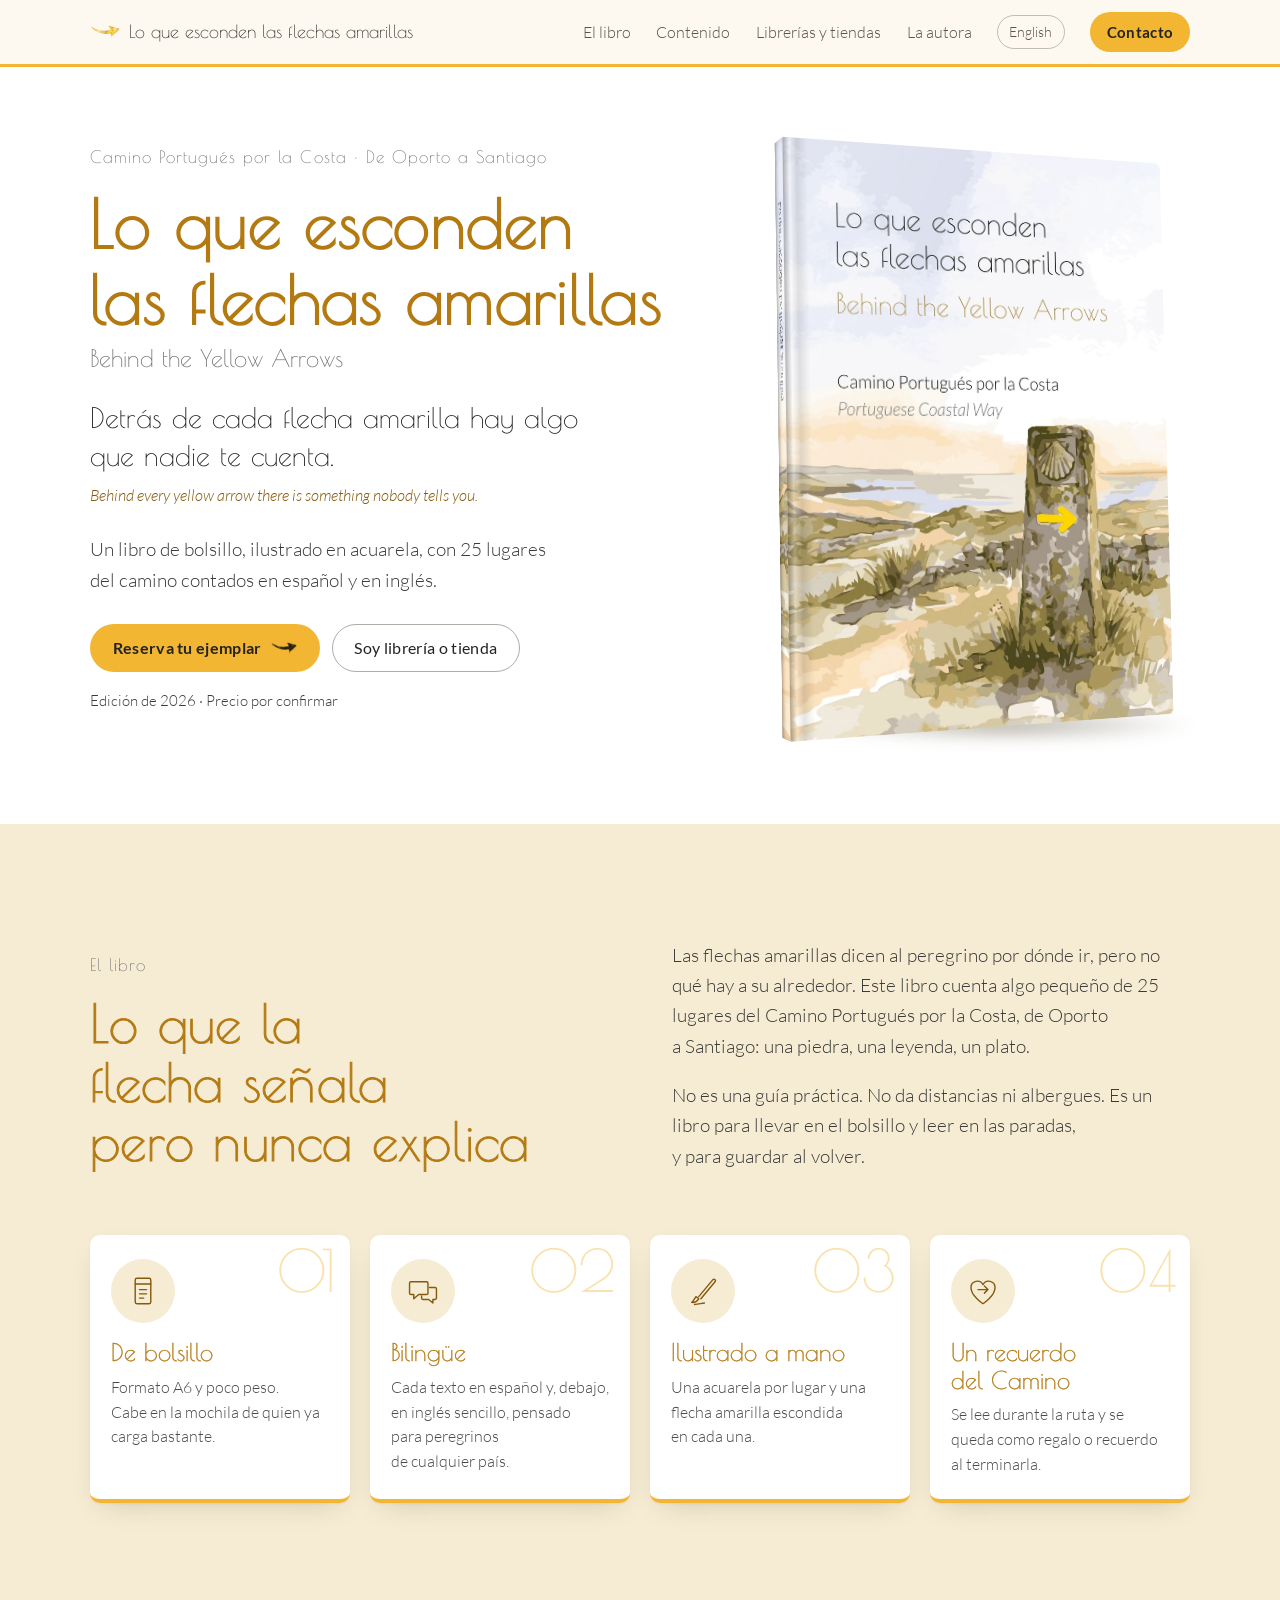
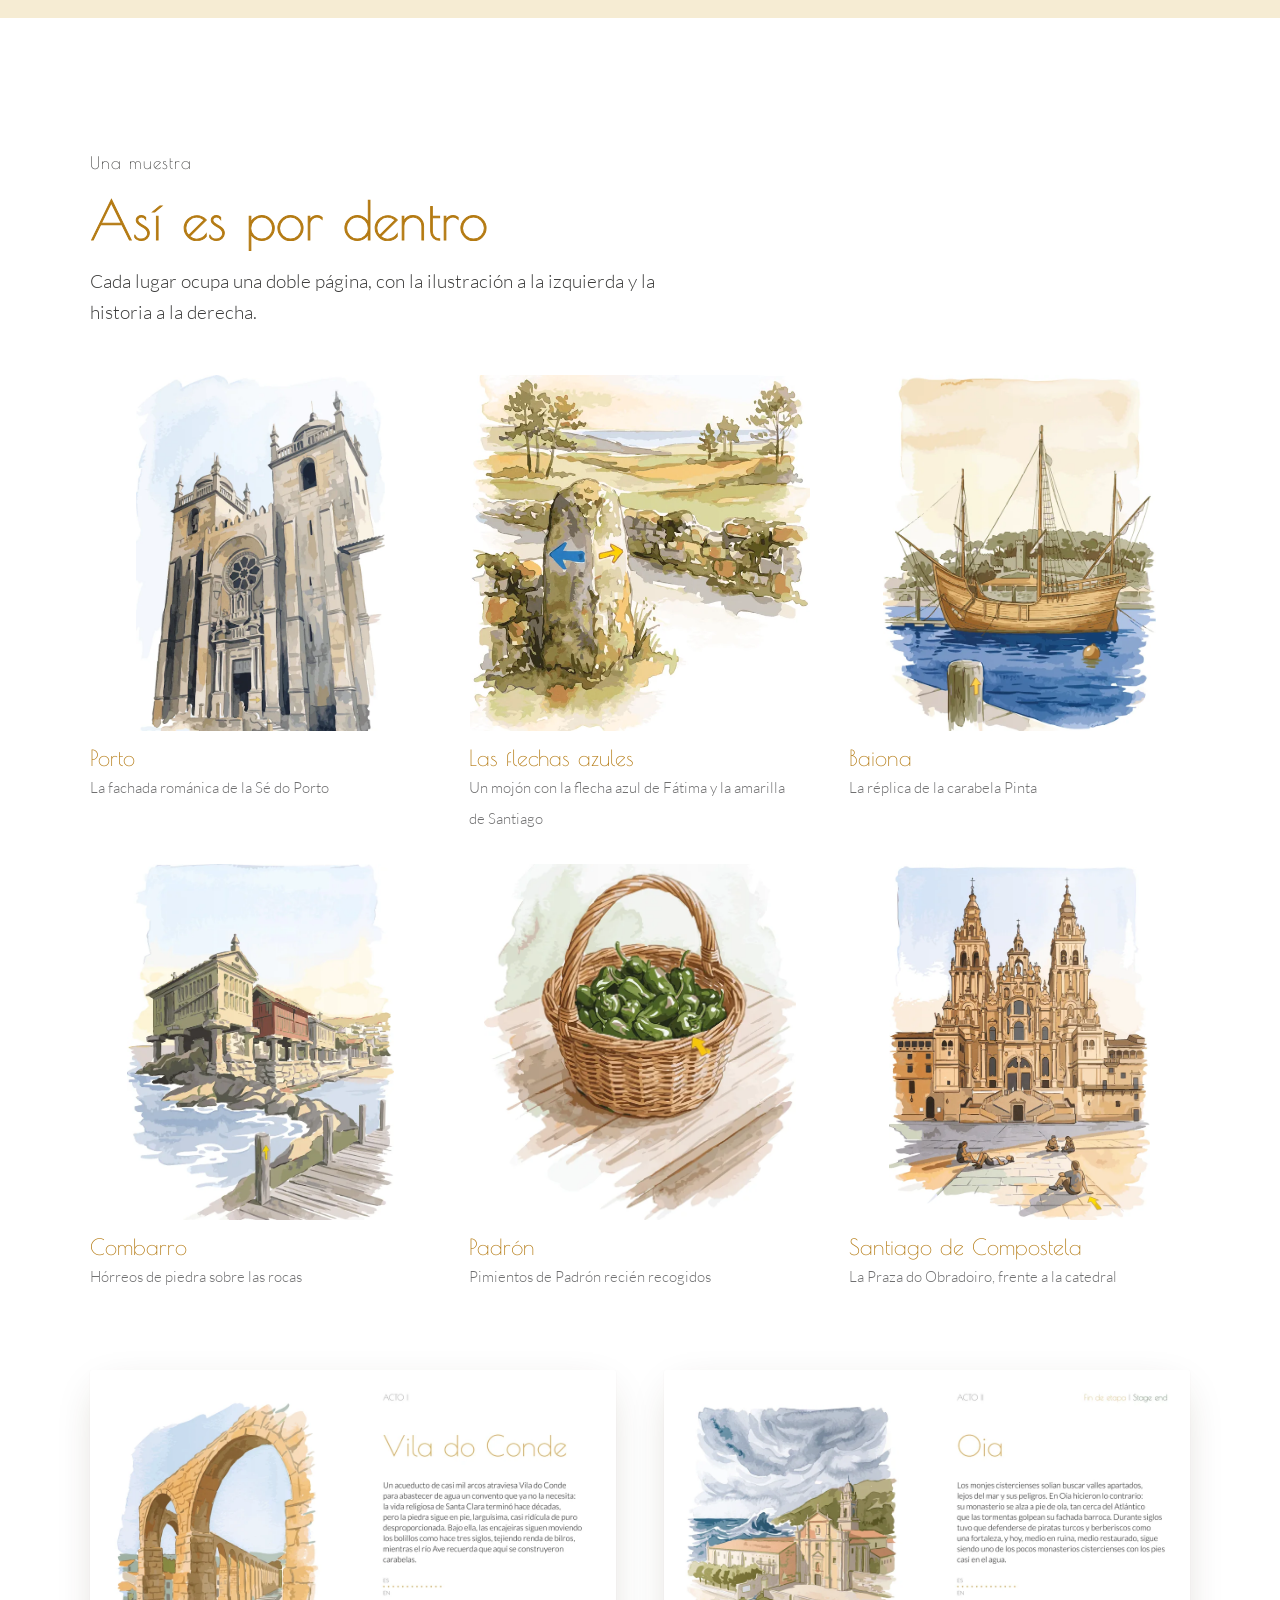
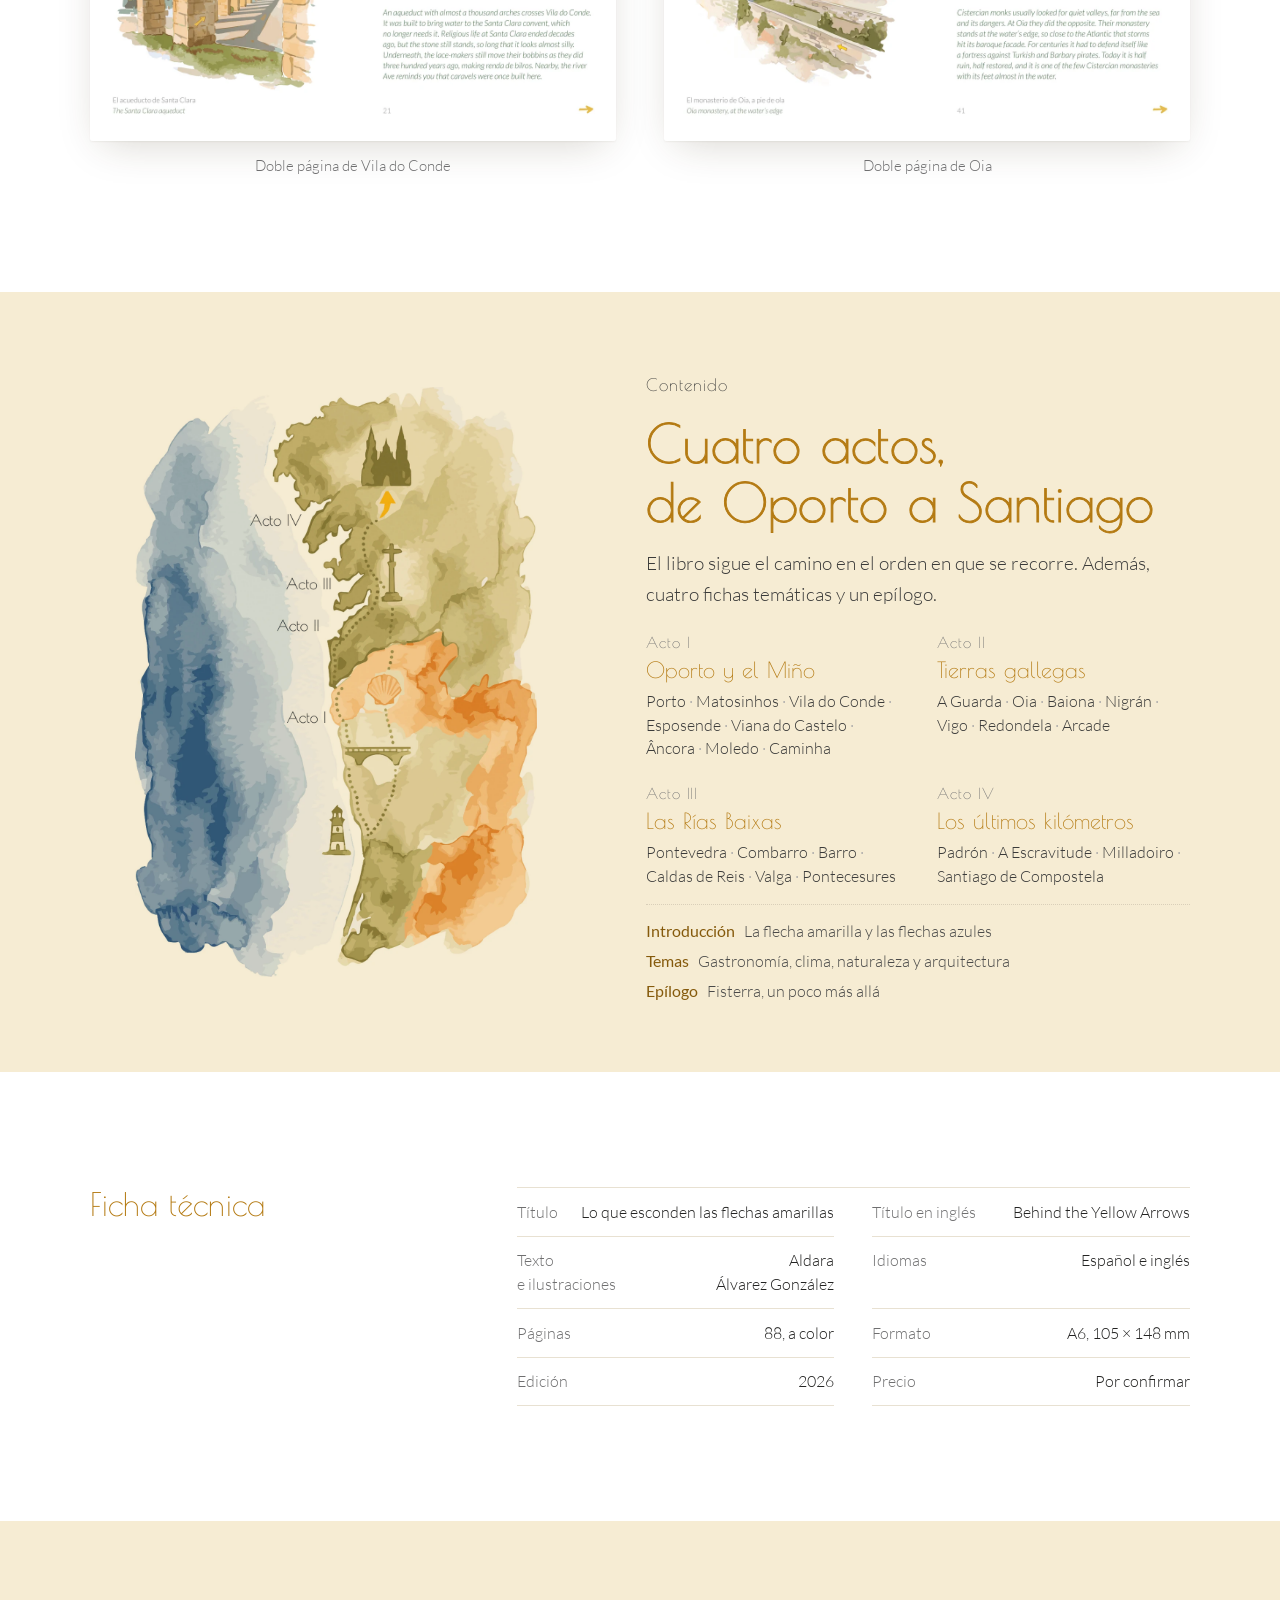
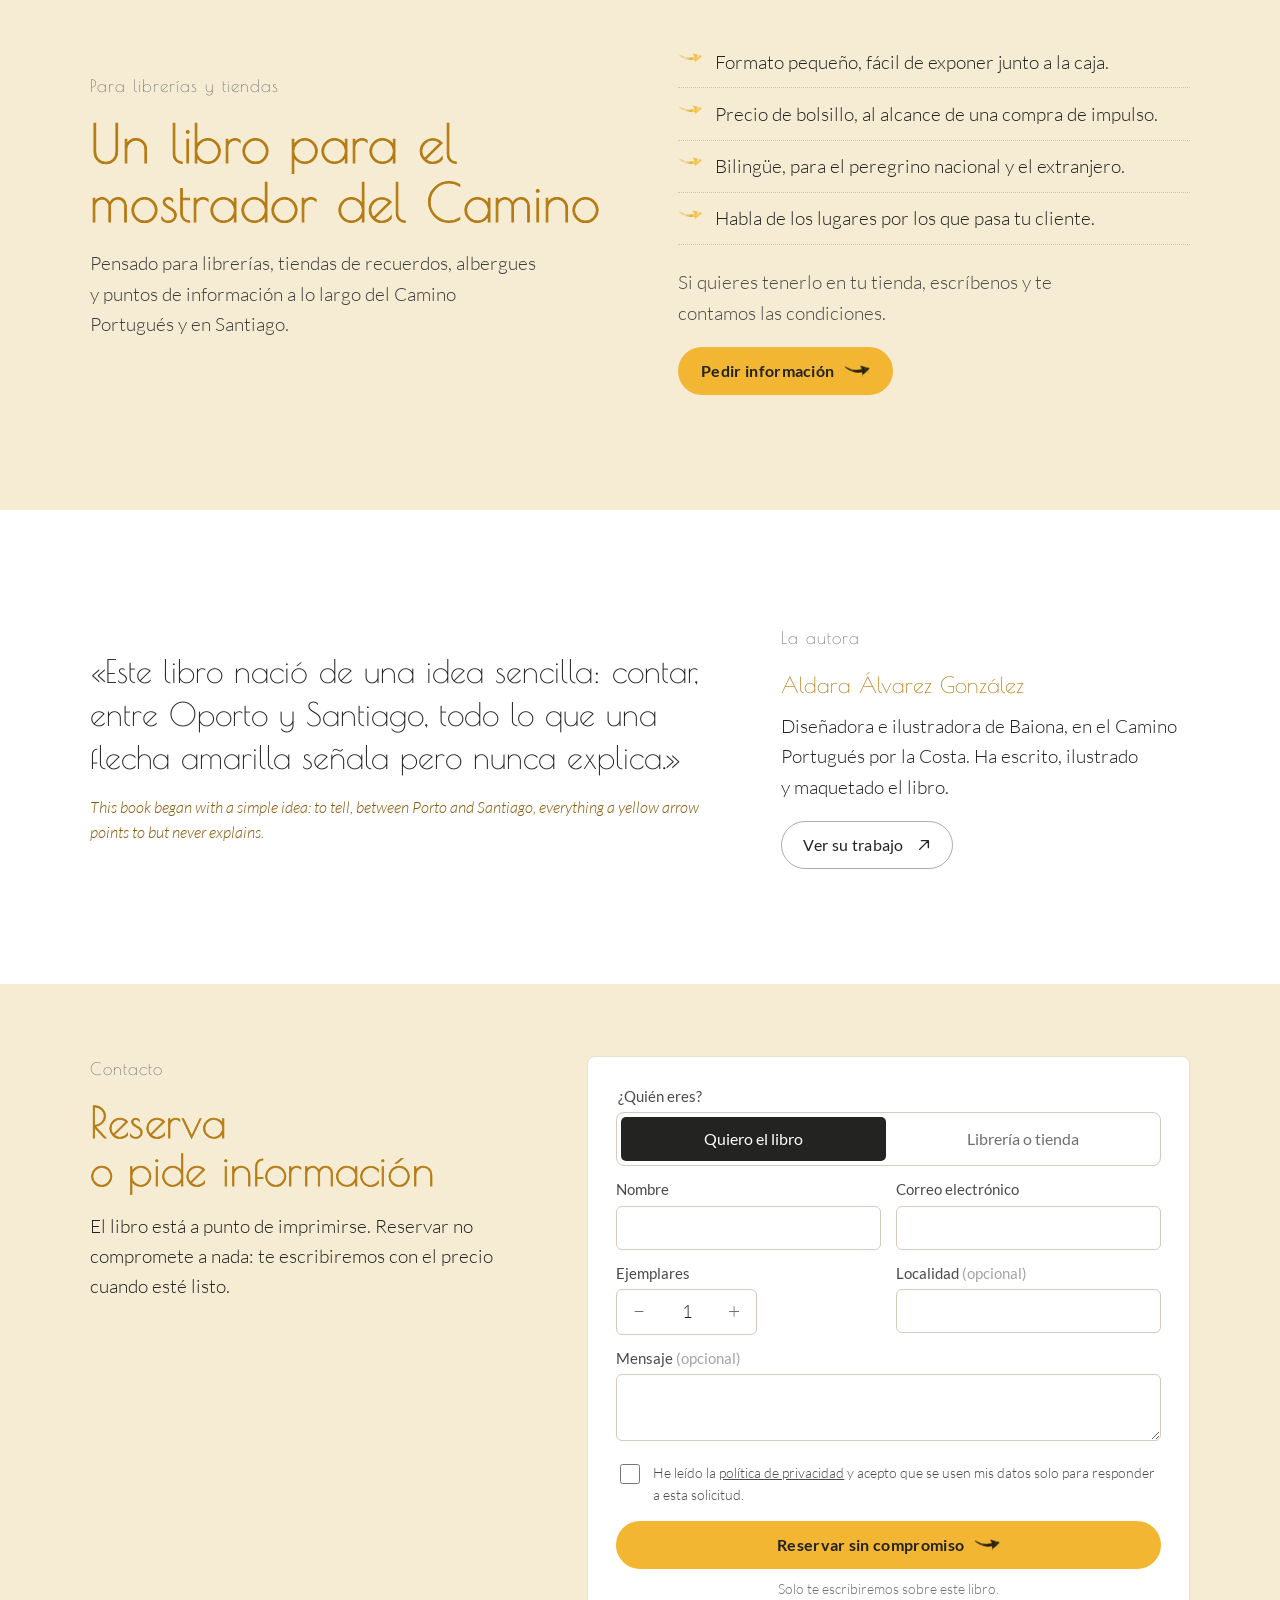
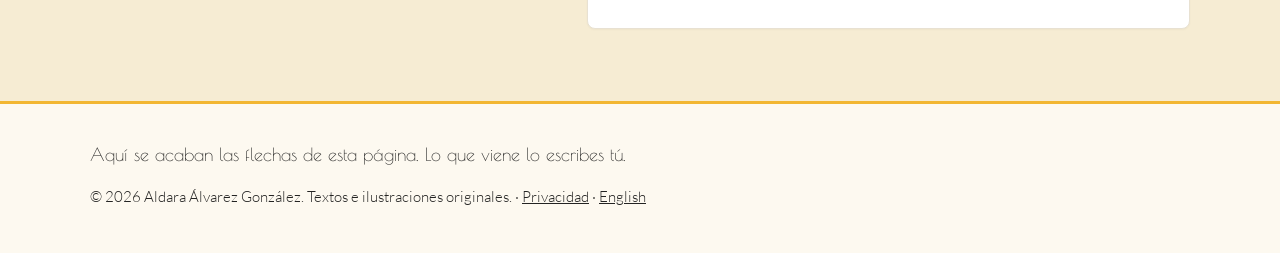
<file: docs/index.html>
<!doctype html>
<html lang="es">
<head>
<meta charset="utf-8">
<meta name="viewport" content="width=device-width,initial-scale=1">
<title>Lo que esconden las flechas amarillas · Camino Portugués por la Costa</title>
<meta name="description" content="Libro de bolsillo ilustrado en acuarela por Aldara Álvarez González: 25 lugares del Camino Portugués por la Costa, de Oporto a Santiago, en español y en inglés. Para lectores, librerías y tiendas del Camino.">
<meta name="robots" content="index,follow">
<link rel="canonical" href="https://flechasamarillas.aldaraalvarez.es/">
<link rel="alternate" hreflang="es" href="https://flechasamarillas.aldaraalvarez.es/">
<link rel="alternate" hreflang="en" href="https://flechasamarillas.aldaraalvarez.es/en/">
<link rel="alternate" hreflang="x-default" href="https://flechasamarillas.aldaraalvarez.es/">
<meta name="theme-color" content="#ffffff">
<meta property="og:type" content="book">
<meta property="og:title" content="Lo que esconden las flechas amarillas">
<meta property="og:description" content="Libro de bolsillo ilustrado en acuarela por Aldara Álvarez González: 25 lugares del Camino Portugués por la Costa, de Oporto a Santiago, en español y en inglés. Para lectores, librerías y tiendas del Camino.">
<meta property="og:image" content="https://flechasamarillas.aldaraalvarez.es/img/og.jpg">
<meta property="og:url" content="https://flechasamarillas.aldaraalvarez.es/">
<meta property="og:locale" content="es_ES">
<meta name="twitter:card" content="summary_large_image">
<link rel="icon" href="favicon.svg" type="image/svg+xml">
<link rel="preload" href="fonts/poiret-one-latin-400-normal.woff2" as="font" type="font/woff2" crossorigin>
<link rel="preload" href="fonts/lato-latin-300-normal.woff2" as="font" type="font/woff2" crossorigin>
<link rel="stylesheet" href="css/site.css?v=a564d662">
<script type="application/ld+json">{"@context": "https://schema.org", "@type": "Book", "name": "Lo que esconden las flechas amarillas", "alternateName": "Behind the Yellow Arrows", "author": {"@type": "Person", "name": "Aldara Álvarez González", "url": "https://aldaraalvarez.es"}, "illustrator": {"@type": "Person", "name": "Aldara Álvarez González"}, "inLanguage": ["es", "en"], "numberOfPages": 88, "bookFormat": "https://schema.org/Paperback", "about": "Camino Portugués por la Costa", "image": "https://flechasamarillas.aldaraalvarez.es/img/portada.webp", "description": "Libro de bolsillo ilustrado en acuarela por Aldara Álvarez González: 25 lugares del Camino Portugués por la Costa, de Oporto a Santiago, en español y en inglés. Para lectores, librerías y tiendas del Camino."}</script>
</head>
<body class="sin-js">
<a class="salto" href="#contenido">Saltar al contenido</a>
<header class="cabecera">
  <div class="envoltura">
    <a class="marca" href="/"><img src="img/flecha.png" alt="" width="30" height="14"><span class="marca-larga">Lo que esconden las flechas amarillas</span><span class="marca-corta">Las flechas amarillas</span></a>
    <button type="button" class="menu-boton" aria-expanded="false" aria-controls="menu" aria-label="Menú"><span></span><span></span><span></span></button>
    <nav class="nav" id="menu" aria-label="Principal">
      <a href="#libro" class="nav-secundario">El libro</a><a href="#contenido-libro" class="nav-secundario">Contenido</a><a href="#librerias" class="nav-secundario">Librerías y tiendas</a><a href="#autora" class="nav-secundario">La autora</a>
      <a class="idioma" href="/en/" hreflang="en" lang="en" aria-label="Read in English">English</a>
      <a class="boton boton-principal" href="#contacto">Contacto</a>
    </nav>
  </div>
</header>

<main id="contenido">
<section class="portada">
  <div class="envoltura">
    <div class="portada-texto">
      <p class="antetitulo">Camino Portugués por la Costa · De Oporto a Santiago</p>
      <h1 class="titulo titulo-xl">Lo que esconden<br>las flechas amarillas</h1>
      <p class="en-titulo" lang="en">Behind the Yellow Arrows</p>
      <p class="lema">Detrás de cada flecha amarilla hay algo que nadie te cuenta.</p>
      <p class="lema-en en" lang="en">Behind every yellow arrow there is something nobody tells you.</p>
      <p class="portada-resumen">Un libro de bolsillo, ilustrado en acuarela, con 25 lugares del camino contados en español y en inglés.</p>
      <div class="acciones">
        <a class="boton boton-principal" href="#contacto" data-tipo="lector">Reserva tu ejemplar <img class="boton-flecha" src="img/flecha.png" alt="" width="26" height="12"></a>
        <a class="boton boton-secundario" href="#contacto" data-tipo="tienda">Soy librería o tienda</a>
      </div>
      <p class="estado">Edición de 2026 · Precio por confirmar</p>
    </div>
    <div class="libro">
      <div class="libro3d"><img class="libro-cubierta" src="img/portada-520.webp" srcset="img/portada-520.webp 800w, img/portada-1100.webp 1100w, img/portada.webp 1700w" sizes="(max-width:820px) 70vw, 420px" alt="Cubierta del libro con un mojón de piedra, una vieira y una flecha amarilla junto al mar" width="800" height="1128" fetchpriority="high"><span class="lomo" style="background-image:url(img/lomo.webp)"></span></div>
    </div>
  </div>
</section>

<section class="seccion seccion-calida" id="libro">
  <div class="envoltura">
    <div class="libro-intro aparece">
      <div>
        <p class="antetitulo">El libro</p>
        <h2 class="titulo titulo-l">Lo que la flecha señala pero nunca explica</h2>
      </div>
      <div class="libro-intro-texto"><p>Las flechas amarillas dicen al peregrino por dónde ir, pero no qué hay a su alrededor. Este libro cuenta algo pequeño de 25 lugares del Camino Portugués por la Costa, de Oporto a Santiago: una piedra, una leyenda, un plato.</p><p>No es una guía práctica. No da distancias ni albergues. Es un libro para llevar en el bolsillo y leer en las paradas, y para guardar al volver.</p></div>
    </div>
    <h3 class="sr">Por qué funciona</h3>
    <ul class="razones aparece"><li><span class="razon-icono"><svg viewBox="0 0 48 48" aria-hidden="true"><rect x="13" y="6" width="22" height="36" rx="2.5"/><path d="M13 14h22M19 22h10M19 28h10M19 34h6"/></svg></span><span class="razon-n" aria-hidden="true">01</span><h3>De bolsillo</h3><p>Formato A6 y poco peso. Cabe en la mochila de quien ya carga bastante.</p></li><li><span class="razon-icono"><svg viewBox="0 0 48 48" aria-hidden="true"><path d="M7 11h22a2 2 0 0 1 2 2v14a2 2 0 0 1-2 2H18l-7 6v-6H7a2 2 0 0 1-2-2V13a2 2 0 0 1 2-2z"/><path d="M33 19h8a2 2 0 0 1 2 2v13a2 2 0 0 1-2 2h-3v5l-6-5h-8a2 2 0 0 1-2-2v-3"/></svg></span><span class="razon-n" aria-hidden="true">02</span><h3>Bilingüe</h3><p>Cada texto en español y, debajo, en inglés sencillo, pensado para peregrinos de cualquier país.</p></li><li><span class="razon-icono"><svg viewBox="0 0 48 48" aria-hidden="true"><path d="M8 40c2-1 4-5 6-8l4 3c-2 3-5 6-10 5z"/><path d="M18 32L38 8c2-2 5 1 3 3L21 35"/><path d="M12 43c6 0 10-2 14-2"/></svg></span><span class="razon-n" aria-hidden="true">03</span><h3>Ilustrado a mano</h3><p>Una acuarela por lugar y una flecha amarilla escondida en cada una.</p></li><li><span class="razon-icono"><svg viewBox="0 0 48 48" aria-hidden="true"><path d="M24 42S7 31 7 19a9 9 0 0 1 17-4 9 9 0 0 1 17 4c0 12-17 23-17 23z"/><path d="M17 22h14m-5-5l5 5-5 5"/></svg></span><span class="razon-n" aria-hidden="true">04</span><h3>Un recuerdo del Camino</h3><p>Se lee durante la ruta y se queda como regalo o recuerdo al terminarla.</p></li></ul>
  </div>
</section>

<section class="seccion" id="muestra">
  <div class="envoltura">
    <div class="cabeza-seccion aparece">
      <p class="antetitulo">Una muestra</p>
      <h2 class="titulo titulo-l">Así es por dentro</h2>
      <p>Cada lugar ocupa una doble página, con la ilustración a la izquierda y la historia a la derecha.</p>
    </div>
    <div class="muestra"><figure class="aparece"><button type="button" class="muestra-img ampliable" aria-label="La fachada románica de la Sé do Porto"><img class="acuarela" src="img/muestra/porto.webp" data-grande="img/muestra/porto-grande.webp" alt="La fachada románica de la Sé do Porto" loading="lazy" decoding="async"></button><figcaption><b>Porto</b><span>La fachada románica de la Sé do Porto</span></figcaption></figure><figure class="aparece"><button type="button" class="muestra-img ampliable" aria-label="Un mojón con la flecha azul de Fátima y la amarilla de Santiago"><img class="acuarela" src="img/muestra/flechas-azules.webp" data-grande="img/muestra/flechas-azules-grande.webp" alt="Un mojón con la flecha azul de Fátima y la amarilla de Santiago" loading="lazy" decoding="async"></button><figcaption><b>Las flechas <br class="salto-m">azules</b><span>Un mojón con la flecha azul de Fátima y la amarilla de Santiago</span></figcaption></figure><figure class="aparece"><button type="button" class="muestra-img ampliable" aria-label="La réplica de la carabela Pinta"><img class="acuarela" src="img/muestra/baiona.webp" data-grande="img/muestra/baiona-grande.webp" alt="La réplica de la carabela Pinta" loading="lazy" decoding="async"></button><figcaption><b>Baiona</b><span>La réplica de la carabela Pinta</span></figcaption></figure><figure class="aparece"><button type="button" class="muestra-img ampliable" aria-label="Hórreos de piedra sobre las rocas"><img class="acuarela" src="img/muestra/combarro.webp" data-grande="img/muestra/combarro-grande.webp" alt="Hórreos de piedra sobre las rocas" loading="lazy" decoding="async"></button><figcaption><b>Combarro</b><span>Hórreos de piedra sobre las rocas</span></figcaption></figure><figure class="aparece"><button type="button" class="muestra-img ampliable" aria-label="Pimientos de Padrón recién recogidos"><img class="acuarela" src="img/muestra/padron.webp" data-grande="img/muestra/padron-grande.webp" alt="Pimientos de Padrón recién recogidos" loading="lazy" decoding="async"></button><figcaption><b>Padrón</b><span>Pimientos de Padrón recién recogidos</span></figcaption></figure><figure class="aparece"><button type="button" class="muestra-img ampliable" aria-label="La Praza do Obradoiro, frente a la catedral"><img class="acuarela" src="img/muestra/santiago.webp" data-grande="img/muestra/santiago-grande.webp" alt="La Praza do Obradoiro, frente a la catedral" loading="lazy" decoding="async"></button><figcaption><b>Santiago de Compostela</b><span>La Praza do Obradoiro, frente a la catedral</span></figcaption></figure></div>
    <div class="dobles">
    <figure class="doble aparece">
      <button type="button" class="ampliable" aria-label="Doble página de Vila do Conde con la ilustración del acueducto y el texto en español e inglés"><img src="img/muestra/doble.webp" data-grande="img/muestra/doble-grande.webp" alt="Doble página de Vila do Conde con la ilustración del acueducto y el texto en español e inglés" loading="lazy" decoding="async" width="1200" height="846"></button>
      <figcaption>Doble página de Vila do Conde</figcaption>
    </figure>
    <figure class="doble aparece">
      <button type="button" class="ampliable" aria-label="Doble página de Oia con la ilustración del monasterio y el texto en español e inglés"><img src="img/muestra/doble-oia.webp" data-grande="img/muestra/doble-oia-grande.webp" alt="Doble página de Oia con la ilustración del monasterio y el texto en español e inglés" loading="lazy" decoding="async" width="1200" height="846"></button>
      <figcaption>Doble página de Oia</figcaption>
    </figure>
    <figure class="doble doble-movil aparece">
      <button type="button" class="ampliable" aria-label="Doble página de Arcade con la ilustración de las bateas de ostras y el texto en español e inglés"><img src="img/muestra/doble-arcade.webp" data-grande="img/muestra/doble-arcade-grande.webp" alt="Doble página de Arcade con la ilustración de las bateas de ostras y el texto en español e inglés" loading="lazy" decoding="async" width="1200" height="846"></button>
      <figcaption>Doble página de Arcade</figcaption>
    </figure>
    </div>
  </div>
</section>

<section class="seccion seccion-calida" id="contenido-libro">
  <div class="envoltura camino">
    <figure class="mapa aparece"><img class="acuarela" src="img/muestra/mapa.webp" alt="Mapa en acuarela de la costa de Portugal y Galicia con los cuatro actos del camino" loading="lazy" width="1100" height="1616"></figure>
    <div>
      <div class="cabeza-seccion aparece">
        <p class="antetitulo">Contenido</p>
        <h2 class="titulo titulo-l">Cuatro actos, de Oporto a Santiago</h2>
        <p>El libro sigue el camino en el orden en que se recorre. Además, cuatro fichas temáticas y un epílogo.</p>
      </div>
      <div class="actos aparece"><div class="acto"><h3>Acto I</h3><h4>Oporto y el Miño</h4><ol><li>Porto</li><li>Matosinhos</li><li>Vila do Conde</li><li>Esposende</li><li>Viana do Castelo</li><li>Âncora</li><li>Moledo</li><li>Caminha</li></ol></div><div class="acto"><h3>Acto II</h3><h4>Tierras gallegas</h4><ol><li>A Guarda</li><li>Oia</li><li>Baiona</li><li>Nigrán</li><li>Vigo</li><li>Redondela</li><li>Arcade</li></ol></div><div class="acto"><h3>Acto III</h3><h4>Las Rías Baixas</h4><ol><li>Pontevedra</li><li>Combarro</li><li>Barro</li><li>Caldas de Reis</li><li>Valga</li><li>Pontecesures</li></ol></div><div class="acto"><h3>Acto IV</h3><h4>Los últimos kilómetros</h4><ol><li>Padrón</li><li>A Escravitude</li><li>Milladoiro</li><li>Santiago de Compostela</li></ol></div></div>
      <div class="extras aparece"><p><strong>Introducción</strong> La flecha amarilla y las flechas azules</p><p><strong>Temas</strong> Gastronomía, clima, naturaleza y arquitectura</p><p><strong>Epílogo</strong> Fisterra, un poco más allá</p></div>
    </div>
  </div>
</section>

<section class="seccion" id="ficha">
  <div class="envoltura ficha-bloque aparece">
    <h2 class="titulo titulo-m">Ficha técnica</h2>
    <dl class="ficha-tecnica"><div><dt>Título</dt><dd>Lo que esconden las flechas amarillas</dd></div><div><dt>Título en inglés</dt><dd>Behind the Yellow Arrows</dd></div><div><dt>Texto e ilustraciones</dt><dd>Aldara Álvarez González</dd></div><div><dt>Idiomas</dt><dd>Español e inglés</dd></div><div><dt>Páginas</dt><dd>88, a color</dd></div><div><dt>Formato</dt><dd>A6, 105 × 148 mm</dd></div><div><dt>Edición</dt><dd>2026</dd></div><div><dt>Precio</dt><dd>Por confirmar</dd></div></dl>
  </div>
</section>

<section class="seccion seccion-librerias" id="librerias">
  <div class="envoltura librerias aparece">
    <div>
      <p class="antetitulo">Para librerías y tiendas</p>
      <h2 class="titulo titulo-l">Un libro para el mostrador del Camino</h2>
      <p class="librerias-intro">Pensado para librerías, tiendas de recuerdos, albergues y puntos de información a lo largo del Camino Portugués y en Santiago.</p>
    </div>
    <div>
      <ul class="lista-flechas"><li>Formato pequeño, fácil de exponer junto a la caja.</li><li>Precio de bolsillo, al alcance de una compra de impulso.</li><li>Bilingüe, para el peregrino nacional y el extranjero.</li><li>Habla de los lugares por los que pasa tu cliente.</li></ul>
      <p class="librerias-cond">Si quieres tenerlo en tu tienda, escríbenos y te contamos las condiciones.</p>
      <a class="boton boton-principal" href="#contacto" data-tipo="tienda">Pedir información <img class="boton-flecha" src="img/flecha.png" alt="" width="26" height="12"></a>
    </div>
  </div>
</section>

<section class="seccion" id="autora">
  <div class="envoltura autora aparece">
    <blockquote><p>«Este libro nació de una idea sencilla: contar, entre Oporto y Santiago, todo lo que una flecha amarilla señala pero nunca explica.»</p><span class="en" lang="en">This book began with a simple idea: to tell, between Porto and Santiago, everything a yellow arrow points to but never explains.</span></blockquote>
    <div>
      <p class="antetitulo">La autora</p>
      <p class="autora-nombre">Aldara Álvarez González</p>
      <p>Diseñadora e ilustradora de Baiona, en el Camino Portugués por la Costa. Ha escrito, ilustrado y maquetado el libro.</p>
      <a class="boton boton-secundario" href="https://aldaraalvarez.es" rel="noopener">Ver su trabajo <svg class="icono-ext" viewBox="0 0 16 16" width="14" height="14" aria-hidden="true"><path d="M5 3h8v8M13 3L3 13" fill="none" stroke="currentColor" stroke-width="1.6" stroke-linecap="round" stroke-linejoin="round"/></svg></a>
    </div>
  </div>
</section>

<section class="seccion seccion-calida" id="contacto">
  <div class="envoltura reserva">
    <div class="aparece">
      <p class="antetitulo">Contacto</p>
      <h2 class="titulo titulo-l">Reserva o pide información</h2>
      <p style="margin-top:1rem">El libro está a punto de imprimirse. Reservar no compromete a nada: te escribiremos con el precio cuando esté listo.</p>
    </div>
    <div class="formulario aparece" id="formulario">
      <form novalidate action="https://api.web3forms.com/submit" method="post" data-tipo-actual="lector" data-wf="9730a2ad-8c3b-43d9-b68c-ad611768d778">
        <input type="hidden" name="idioma" value="es">
        <div class="trampa" aria-hidden="true"><label>Web <input type="text" name="web" tabindex="-1" autocomplete="off"></label></div>
        <fieldset class="campo"><legend>¿Quién eres?</legend>
          <div class="selector-tipo">
            <label><input type="radio" name="tipo" value="lector" checked> Quiero el libro</label>
            <label><input type="radio" name="tipo" value="tienda"> Librería o tienda</label>
          </div>
        </fieldset>
        <div class="fila">
          <div class="campo"><label for="f-nombre">Nombre</label><input id="f-nombre" name="nombre" autocomplete="name" required maxlength="120"><p class="campo-error" id="e-nombre">Escribe tu nombre.</p></div>
          <div class="campo"><label for="f-email">Correo electrónico</label><input id="f-email" name="email" type="email" inputmode="email" autocomplete="email" required maxlength="160" spellcheck="false"><p class="campo-error" id="e-email">Revisa el correo, parece incompleto.</p></div>
        </div>
        <div class="fila solo-tienda">
          <div class="campo solo-tienda"><label for="f-comercio">Nombre del comercio</label><input id="f-comercio" name="comercio" autocomplete="organization" maxlength="160"><p class="campo-error" id="e-comercio">Escribe el nombre del comercio.</p></div>
          <div class="campo solo-tienda"><label for="f-telefono">Teléfono <span class="opcional">(opcional)</span></label><input id="f-telefono" name="telefono" type="tel" autocomplete="tel" maxlength="40"></div>
        </div>
        <div class="fila">
          <div class="campo"><label for="f-cantidad"><span class="solo-lector-txt">Ejemplares</span><span class="solo-tienda-txt">Ejemplares orientativos</span></label>
            <div class="contador"><button type="button" data-paso="-1" aria-label="Uno menos">−</button><input id="f-cantidad" name="cantidad" type="number" inputmode="numeric" min="1" max="500" value="1"><button type="button" data-paso="1" aria-label="Uno más">+</button></div>
          </div>
          <div class="campo"><label for="f-localidad">Localidad <span class="opcional solo-lector-txt">(opcional)</span></label><input id="f-localidad" name="localidad" autocomplete="address-level2" maxlength="120"></div>
        </div>
        <div class="campo"><label for="f-mensaje">Mensaje <span class="opcional">(opcional)</span></label><textarea id="f-mensaje" name="mensaje" maxlength="1500" rows="2"></textarea></div>
        <label class="consentimiento"><input type="checkbox" name="privacidad" value="si" required id="f-priv"><span>He leído la <a href="/privacidad.html">política de privacidad</a> y acepto que se usen mis datos solo para responder a esta solicitud.</span></label>
        <button class="boton boton-principal" type="submit"><span class="boton-texto">Reservar sin compromiso</span> <img class="boton-flecha" src="img/flecha.png" alt="" width="26" height="12"></button>
        <p class="formulario-error" role="alert"></p>
        <p class="formulario-aviso">Solo te escribiremos sobre este libro.</p>
      </form>
      <div class="hecho" role="status" tabindex="-1">
        <img class="hecho-flecha" src="img/flecha.png" alt="" width="150" height="68">
        <h3 class="titulo titulo-m">Recibido</h3>
        <p class="hecho-texto"></p>
        <button type="button" class="boton boton-secundario hecho-otra">Enviar otra</button>
      </div>
    </div>
  </div>
</section>
</main>

<footer class="pie">
  <div class="envoltura">
    <p class="pie-final" style="margin:0">Aquí se acaban las flechas de esta página. Lo que viene lo escribes tú.</p>
    <p style="margin:0">© 2026 Aldara Álvarez González. Textos e ilustraciones originales. · <a href="/privacidad.html">Privacidad</a> · <a href="/en/" hreflang="en" lang="en">English</a></p>
  </div>
</footer>

<div class="barra-movil"><a class="boton boton-principal" href="#contacto">Reserva tu ejemplar <img class="boton-flecha" src="img/flecha.png" alt="" width="26" height="12"></a></div>

<script id="datos" type="application/json">{"t": {"enviando": "Enviando…", "enviar_l": "Reservar sin compromiso", "enviar_t": "Pedir información", "err_nombre": "Escribe tu nombre.", "err_email": "Revisa el correo, parece incompleto.", "err_comercio": "Escribe el nombre del comercio.", "err_priv": "Necesitamos que aceptes la política de privacidad.", "err_red": "No se ha podido enviar. Prueba de nuevo en un momento.", "err_lim": "Has enviado varias solicitudes seguidas. Prueba de nuevo dentro de un rato.", "ok_l": "Gracias. Te escribiremos a {email} cuando el libro esté impreso. Buen camino.", "ok_t": "Gracias. Te escribiremos a {email} con las condiciones para tu tienda."}}</script>
<script src="js/site.js?v=a564d662" defer></script>
<script>
(function(d,l){var u=new URLSearchParams(l.search),q=function(k){return encodeURIComponent(u.get(k)||'')};
new Image().src='https://nanuve.net/v?site=-SnVv6aGs1Ub&path='+encodeURIComponent(l.pathname)+'&ref='+encodeURIComponent(d.referrer)
+'&w='+screen.width+'&l='+encodeURIComponent(navigator.language||'')+'&us='+q('utm_source')+'&um='+q('utm_medium')+'&uc='+q('utm_campaign');
})(document,location);
</script>
</body>
</html>
</file>
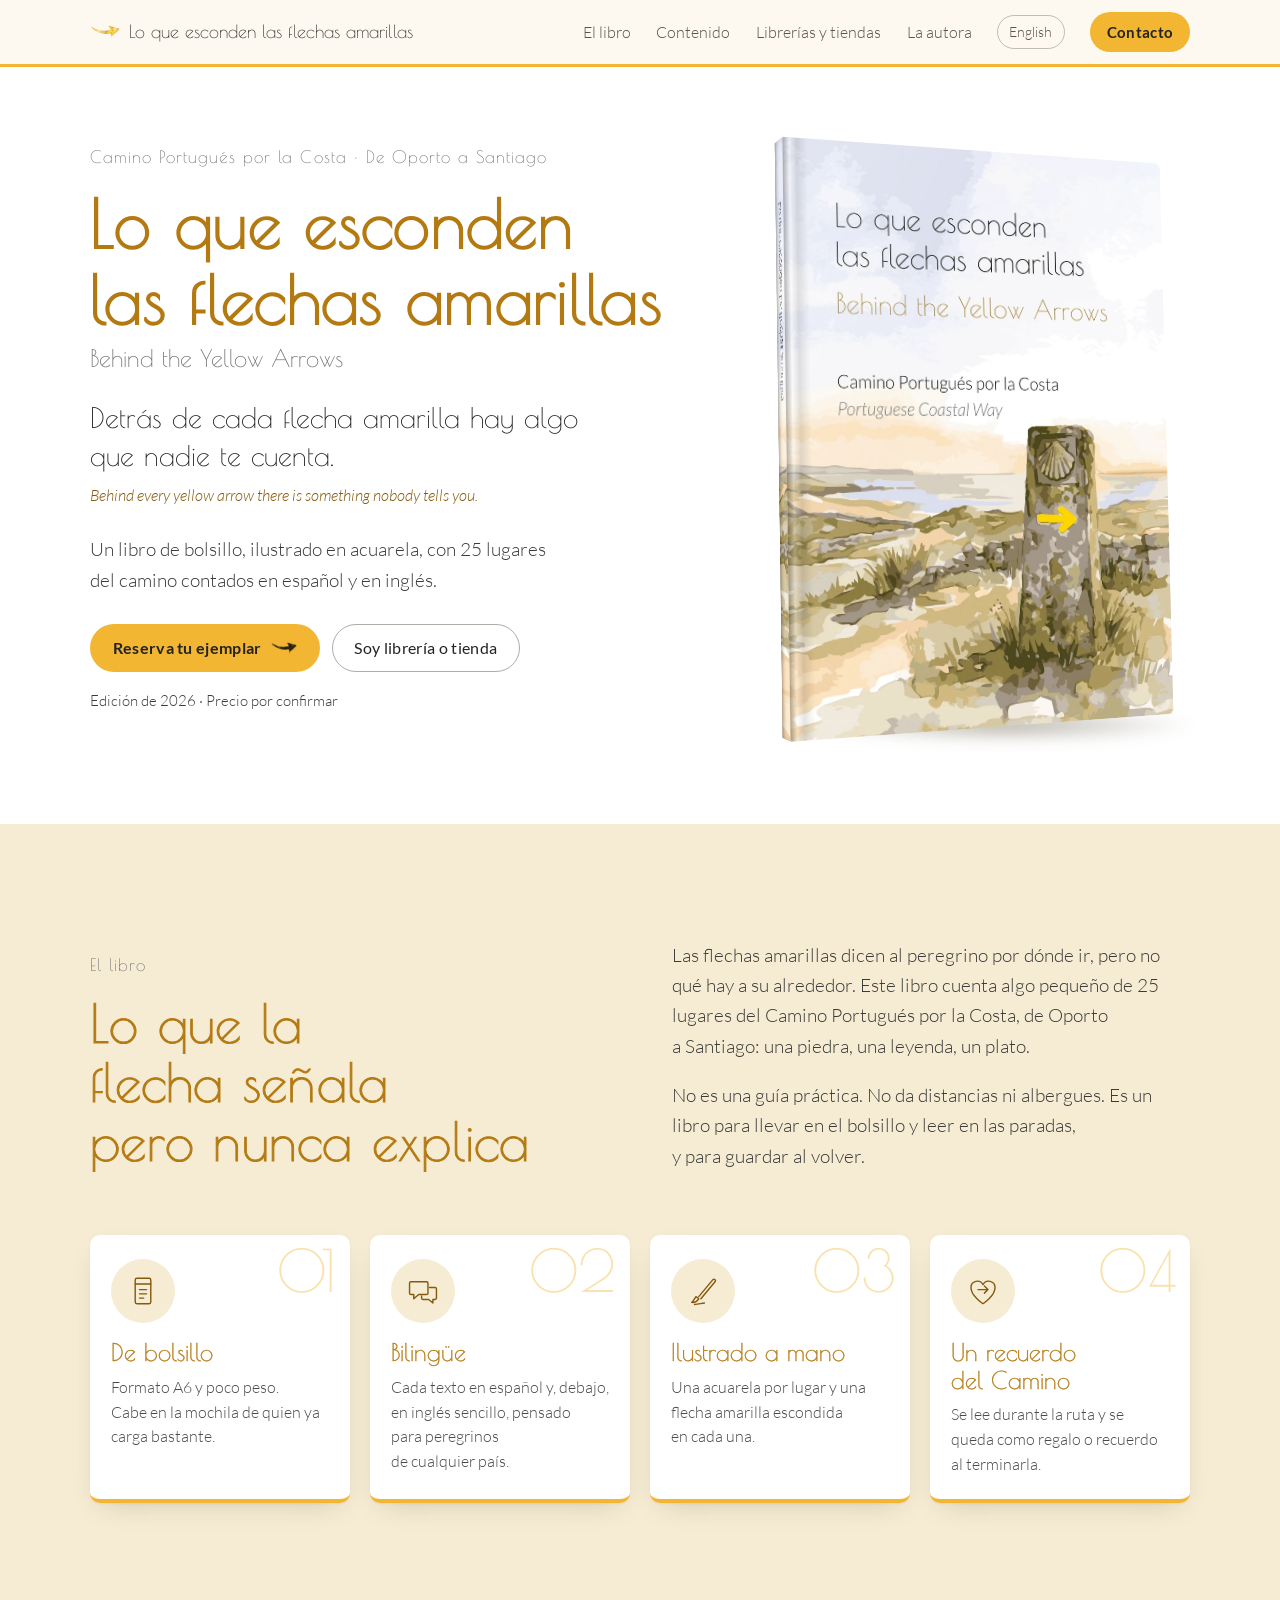
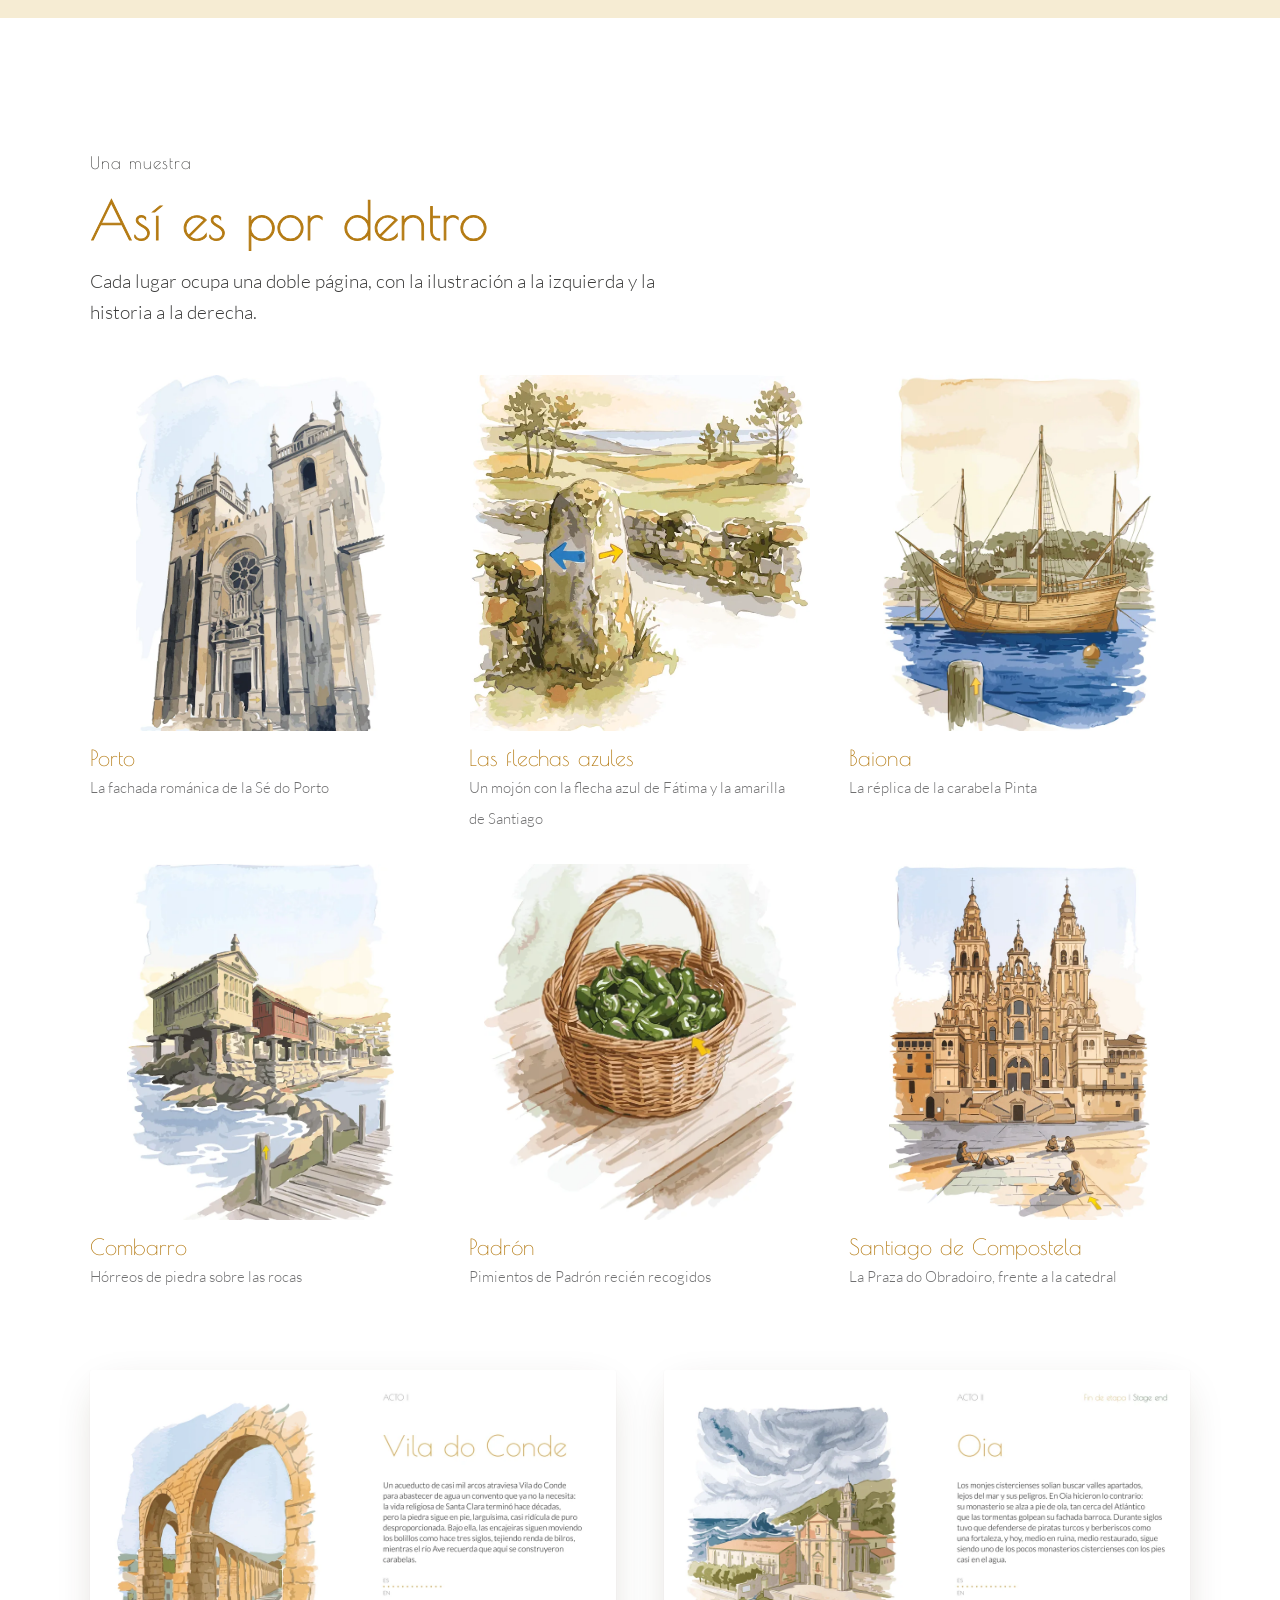
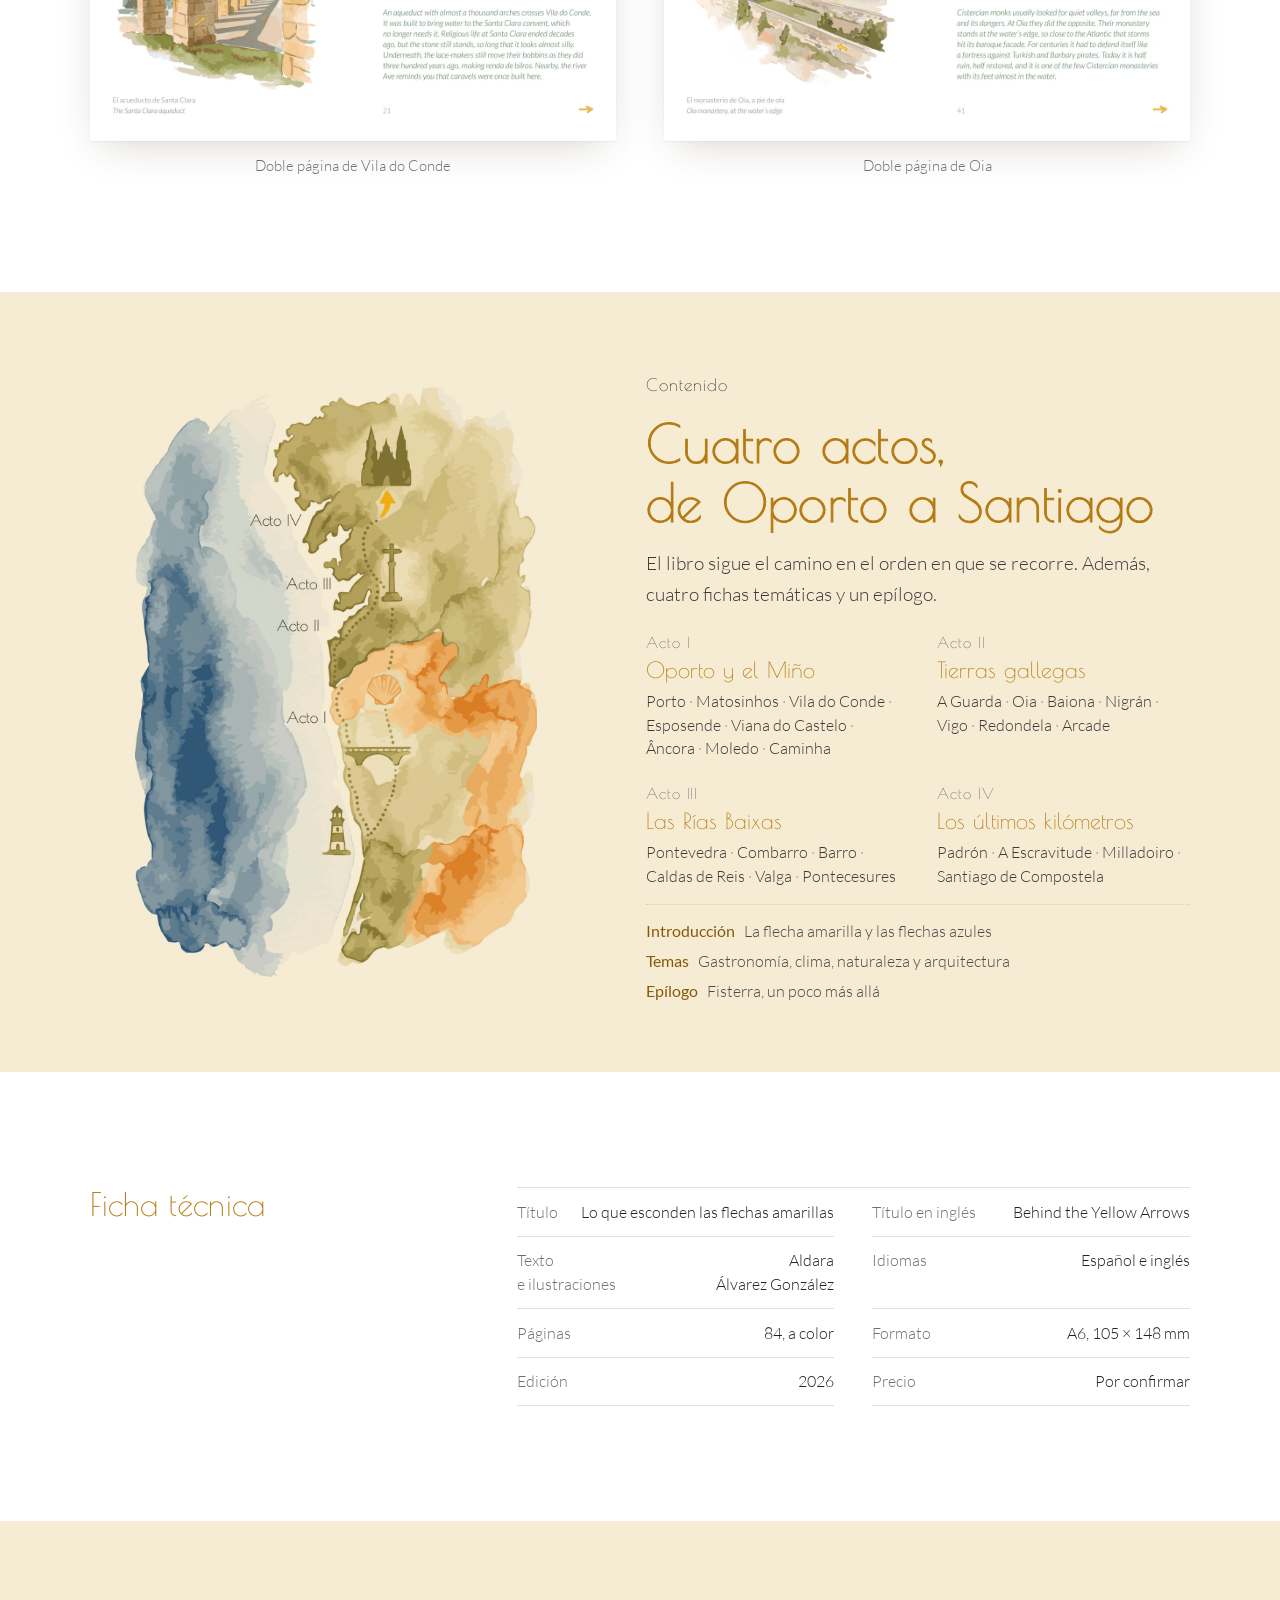
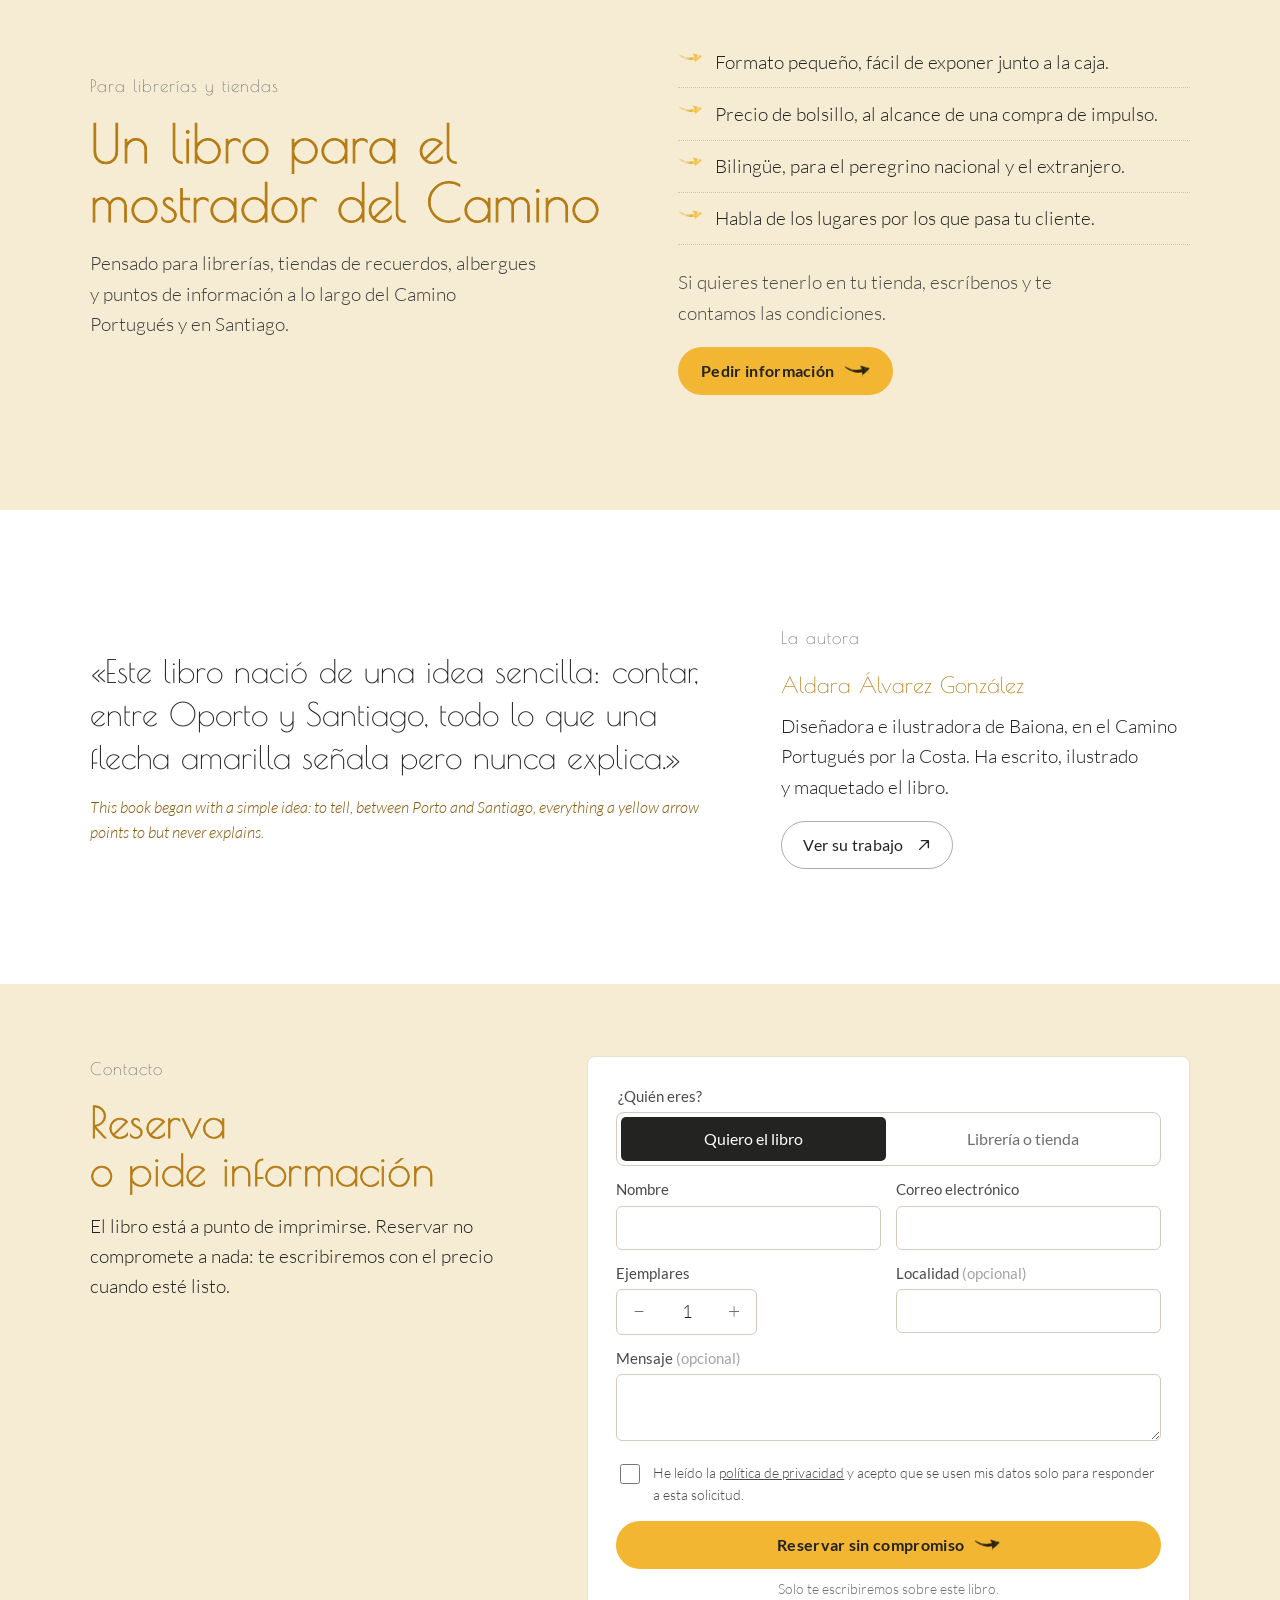
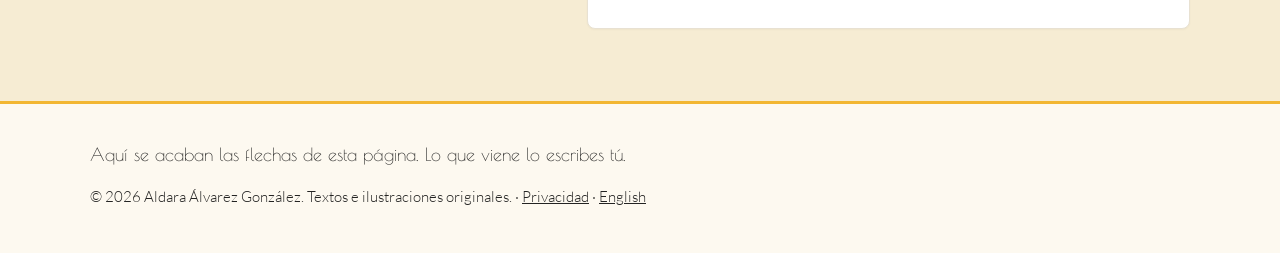
<file: site/index.html>
<!doctype html>
<html lang="es">
<head>
<meta charset="utf-8">
<meta name="viewport" content="width=device-width,initial-scale=1">
<title>Lo que esconden las flechas amarillas · Camino Portugués por la Costa</title>
<meta name="description" content="Libro de bolsillo ilustrado en acuarela por Aldara Álvarez González: 25 lugares del Camino Portugués por la Costa, de Oporto a Santiago, en español y en inglés. Para lectores, librerías y tiendas del Camino.">
<meta name="robots" content="noindex,follow">
<link rel="canonical" href="https://flechasamarillas.aldaraalvarez.es/">
<link rel="alternate" hreflang="es" href="https://flechasamarillas.aldaraalvarez.es/">
<link rel="alternate" hreflang="en" href="https://flechasamarillas.aldaraalvarez.es/en/">
<link rel="alternate" hreflang="x-default" href="https://flechasamarillas.aldaraalvarez.es/">
<meta name="theme-color" content="#ffffff">
<meta property="og:type" content="book">
<meta property="og:title" content="Lo que esconden las flechas amarillas">
<meta property="og:description" content="Libro de bolsillo ilustrado en acuarela por Aldara Álvarez González: 25 lugares del Camino Portugués por la Costa, de Oporto a Santiago, en español y en inglés. Para lectores, librerías y tiendas del Camino.">
<meta property="og:image" content="https://flechasamarillas.aldaraalvarez.es/img/og.jpg">
<meta property="og:url" content="https://flechasamarillas.aldaraalvarez.es/">
<meta property="og:locale" content="es_ES">
<meta name="twitter:card" content="summary_large_image">
<link rel="icon" href="favicon.svg" type="image/svg+xml">
<link rel="preload" href="fonts/poiret-one-latin-400-normal.woff2" as="font" type="font/woff2" crossorigin>
<link rel="preload" href="fonts/lato-latin-300-normal.woff2" as="font" type="font/woff2" crossorigin>
<link rel="stylesheet" href="css/site.css?v=dcc8bbdf">
<script type="application/ld+json">{"@context": "https://schema.org", "@type": "Book", "name": "Lo que esconden las flechas amarillas", "alternateName": "Behind the Yellow Arrows", "author": {"@type": "Person", "name": "Aldara Álvarez González", "url": "https://aldaraalvarez.es"}, "illustrator": {"@type": "Person", "name": "Aldara Álvarez González"}, "inLanguage": ["es", "en"], "numberOfPages": 84, "bookFormat": "https://schema.org/Paperback", "about": "Camino Portugués por la Costa", "image": "https://flechasamarillas.aldaraalvarez.es/img/portada.webp", "description": "Libro de bolsillo ilustrado en acuarela por Aldara Álvarez González: 25 lugares del Camino Portugués por la Costa, de Oporto a Santiago, en español y en inglés. Para lectores, librerías y tiendas del Camino."}</script>
</head>
<body class="sin-js">
<a class="salto" href="#contenido">Saltar al contenido</a>
<header class="cabecera">
  <div class="envoltura">
    <a class="marca" href="/"><img src="img/flecha.png" alt="" width="30" height="14"><span class="marca-larga">Lo que esconden las flechas amarillas</span><span class="marca-corta">Las flechas amarillas</span></a>
    <button type="button" class="menu-boton" aria-expanded="false" aria-controls="menu" aria-label="Menú"><span></span><span></span><span></span></button>
    <nav class="nav" id="menu" aria-label="Principal">
      <a href="#libro" class="nav-secundario">El libro</a><a href="#contenido-libro" class="nav-secundario">Contenido</a><a href="#librerias" class="nav-secundario">Librerías y tiendas</a><a href="#autora" class="nav-secundario">La autora</a>
      <a class="idioma" href="/en/" hreflang="en" lang="en" aria-label="Read in English">English</a>
      <a class="boton boton-principal" href="#contacto">Contacto</a>
    </nav>
  </div>
</header>

<main id="contenido">
<section class="portada">
  <div class="envoltura">
    <div class="portada-texto">
      <p class="antetitulo">Camino Portugués por la Costa · De Oporto a Santiago</p>
      <h1 class="titulo titulo-xl">Lo que esconden<br>las flechas amarillas</h1>
      <p class="en-titulo" lang="en">Behind the Yellow Arrows</p>
      <p class="lema">Detrás de cada flecha amarilla hay algo que nadie te cuenta.</p>
      <p class="lema-en en" lang="en">Behind every yellow arrow there is something nobody tells you.</p>
      <p class="portada-resumen">Un libro de bolsillo, ilustrado en acuarela, con 25 lugares del camino contados en español y en inglés.</p>
      <div class="acciones">
        <a class="boton boton-principal" href="#contacto" data-tipo="lector">Reserva tu ejemplar <img class="boton-flecha" src="img/flecha.png" alt="" width="26" height="12"></a>
        <a class="boton boton-secundario" href="#contacto" data-tipo="tienda">Soy librería o tienda</a>
      </div>
      <p class="estado">Edición de 2026 · Precio por confirmar</p>
    </div>
    <div class="libro">
      <div class="libro3d"><img class="libro-cubierta" src="img/portada-520.webp" srcset="img/portada-520.webp 800w, img/portada-1100.webp 1100w, img/portada.webp 1700w" sizes="(max-width:820px) 70vw, 420px" alt="Cubierta del libro con un mojón de piedra, una vieira y una flecha amarilla junto al mar" width="800" height="1128" fetchpriority="high"><span class="lomo" style="background-image:url(img/lomo.webp)"></span></div>
    </div>
  </div>
</section>

<section class="seccion seccion-calida" id="libro">
  <div class="envoltura">
    <div class="libro-intro aparece">
      <div>
        <p class="antetitulo">El libro</p>
        <h2 class="titulo titulo-l">Lo que la flecha señala pero nunca explica</h2>
      </div>
      <div class="libro-intro-texto"><p>Las flechas amarillas dicen al peregrino por dónde ir, pero no qué hay a su alrededor. Este libro cuenta algo pequeño de 25 lugares del Camino Portugués por la Costa, de Oporto a Santiago: una piedra, una leyenda, un plato.</p><p>No es una guía práctica. No da distancias ni albergues. Es un libro para llevar en el bolsillo y leer en las paradas, y para guardar al volver.</p></div>
    </div>
    <h3 class="sr">Por qué funciona</h3>
    <ul class="razones aparece"><li><span class="razon-icono"><svg viewBox="0 0 48 48" aria-hidden="true"><rect x="13" y="6" width="22" height="36" rx="2.5"/><path d="M13 14h22M19 22h10M19 28h10M19 34h6"/></svg></span><span class="razon-n" aria-hidden="true">01</span><h3>De bolsillo</h3><p>Formato A6 y poco peso. Cabe en la mochila de quien ya carga bastante.</p></li><li><span class="razon-icono"><svg viewBox="0 0 48 48" aria-hidden="true"><path d="M7 11h22a2 2 0 0 1 2 2v14a2 2 0 0 1-2 2H18l-7 6v-6H7a2 2 0 0 1-2-2V13a2 2 0 0 1 2-2z"/><path d="M33 19h8a2 2 0 0 1 2 2v13a2 2 0 0 1-2 2h-3v5l-6-5h-8a2 2 0 0 1-2-2v-3"/></svg></span><span class="razon-n" aria-hidden="true">02</span><h3>Bilingüe</h3><p>Cada texto en español y, debajo, en inglés sencillo, pensado para peregrinos de cualquier país.</p></li><li><span class="razon-icono"><svg viewBox="0 0 48 48" aria-hidden="true"><path d="M8 40c2-1 4-5 6-8l4 3c-2 3-5 6-10 5z"/><path d="M18 32L38 8c2-2 5 1 3 3L21 35"/><path d="M12 43c6 0 10-2 14-2"/></svg></span><span class="razon-n" aria-hidden="true">03</span><h3>Ilustrado a mano</h3><p>Una acuarela por lugar y una flecha amarilla escondida en cada una.</p></li><li><span class="razon-icono"><svg viewBox="0 0 48 48" aria-hidden="true"><path d="M24 42S7 31 7 19a9 9 0 0 1 17-4 9 9 0 0 1 17 4c0 12-17 23-17 23z"/><path d="M17 22h14m-5-5l5 5-5 5"/></svg></span><span class="razon-n" aria-hidden="true">04</span><h3>Un recuerdo del Camino</h3><p>Se lee durante la ruta y se queda como regalo o recuerdo al terminarla.</p></li></ul>
  </div>
</section>

<section class="seccion" id="muestra">
  <div class="envoltura">
    <div class="cabeza-seccion aparece">
      <p class="antetitulo">Una muestra</p>
      <h2 class="titulo titulo-l">Así es por dentro</h2>
      <p>Cada lugar ocupa una doble página, con la ilustración a la izquierda y la historia a la derecha.</p>
    </div>
    <div class="muestra"><figure class="aparece"><div class="muestra-img"><img class="acuarela" src="img/muestra/porto.webp" alt="La fachada románica de la Sé do Porto" loading="lazy" decoding="async"></div><figcaption><b>Porto</b><span>La fachada románica de la Sé do Porto</span></figcaption></figure><figure class="aparece"><div class="muestra-img"><img class="acuarela" src="img/muestra/flechas-azules.webp" alt="Un mojón con la flecha azul de Fátima y la amarilla de Santiago" loading="lazy" decoding="async"></div><figcaption><b>Las flechas azules</b><span>Un mojón con la flecha azul de Fátima y la amarilla de Santiago</span></figcaption></figure><figure class="aparece"><div class="muestra-img"><img class="acuarela" src="img/muestra/baiona.webp" alt="La réplica de la carabela Pinta" loading="lazy" decoding="async"></div><figcaption><b>Baiona</b><span>La réplica de la carabela Pinta</span></figcaption></figure><figure class="aparece"><div class="muestra-img"><img class="acuarela" src="img/muestra/combarro.webp" alt="Hórreos de piedra sobre las rocas" loading="lazy" decoding="async"></div><figcaption><b>Combarro</b><span>Hórreos de piedra sobre las rocas</span></figcaption></figure><figure class="aparece"><div class="muestra-img"><img class="acuarela" src="img/muestra/padron.webp" alt="Pimientos de Padrón recién recogidos" loading="lazy" decoding="async"></div><figcaption><b>Padrón</b><span>Pimientos de Padrón recién recogidos</span></figcaption></figure><figure class="aparece"><div class="muestra-img"><img class="acuarela" src="img/muestra/santiago.webp" alt="La Praza do Obradoiro, frente a la catedral" loading="lazy" decoding="async"></div><figcaption><b>Santiago de Compostela</b><span>La Praza do Obradoiro, frente a la catedral</span></figcaption></figure></div>
    <div class="dobles">
    <figure class="doble aparece">
      <button type="button" class="ampliable" aria-label="Doble página de Vila do Conde con la ilustración del acueducto y el texto en español e inglés"><img src="img/muestra/doble.webp" data-grande="img/muestra/doble-grande.webp" alt="Doble página de Vila do Conde con la ilustración del acueducto y el texto en español e inglés" loading="lazy" decoding="async" width="1200" height="846"></button>
      <figcaption>Doble página de Vila do Conde</figcaption>
    </figure>
    <figure class="doble aparece">
      <button type="button" class="ampliable" aria-label="Doble página de Oia con la ilustración del monasterio y el texto en español e inglés"><img src="img/muestra/doble-oia.webp" data-grande="img/muestra/doble-oia-grande.webp" alt="Doble página de Oia con la ilustración del monasterio y el texto en español e inglés" loading="lazy" decoding="async" width="1200" height="846"></button>
      <figcaption>Doble página de Oia</figcaption>
    </figure>
    <figure class="doble doble-movil aparece">
      <button type="button" class="ampliable" aria-label="Doble página de Baiona con la ilustración de la carabela y el texto en español e inglés"><img src="img/muestra/doble-baiona.webp" data-grande="img/muestra/doble-baiona-grande.webp" alt="Doble página de Baiona con la ilustración de la carabela y el texto en español e inglés" loading="lazy" decoding="async" width="1200" height="846"></button>
      <figcaption>Doble página de Baiona</figcaption>
    </figure>
    </div>
  </div>
</section>

<section class="seccion seccion-calida" id="contenido-libro">
  <div class="envoltura camino">
    <figure class="mapa aparece"><img class="acuarela" src="img/muestra/mapa.webp" alt="Mapa en acuarela de la costa de Portugal y Galicia con los cuatro actos del camino" loading="lazy" width="1100" height="1616"></figure>
    <div>
      <div class="cabeza-seccion aparece">
        <p class="antetitulo">Contenido</p>
        <h2 class="titulo titulo-l">Cuatro actos, de Oporto a Santiago</h2>
        <p>El libro sigue el camino en el orden en que se recorre. Además, cuatro fichas temáticas y un epílogo.</p>
      </div>
      <div class="actos aparece"><div class="acto"><h3>Acto I</h3><h4>Oporto y el Miño</h4><ol><li>Porto</li><li>Matosinhos</li><li>Vila do Conde</li><li>Esposende</li><li>Viana do Castelo</li><li>Âncora</li><li>Moledo</li><li>Caminha</li></ol></div><div class="acto"><h3>Acto II</h3><h4>Tierras gallegas</h4><ol><li>A Guarda</li><li>Oia</li><li>Baiona</li><li>Nigrán</li><li>Vigo</li><li>Redondela</li><li>Arcade</li></ol></div><div class="acto"><h3>Acto III</h3><h4>Las Rías Baixas</h4><ol><li>Pontevedra</li><li>Combarro</li><li>Barro</li><li>Caldas de Reis</li><li>Valga</li><li>Pontecesures</li></ol></div><div class="acto"><h3>Acto IV</h3><h4>Los últimos kilómetros</h4><ol><li>Padrón</li><li>A Escravitude</li><li>Milladoiro</li><li>Santiago de Compostela</li></ol></div></div>
      <div class="extras aparece"><p><strong>Introducción</strong> La flecha amarilla y las flechas azules</p><p><strong>Temas</strong> Gastronomía, clima, naturaleza y arquitectura</p><p><strong>Epílogo</strong> Fisterra, un poco más allá</p></div>
    </div>
  </div>
</section>

<section class="seccion" id="ficha">
  <div class="envoltura ficha-bloque aparece">
    <h2 class="titulo titulo-m">Ficha técnica</h2>
    <dl class="ficha-tecnica"><div><dt>Título</dt><dd>Lo que esconden las flechas amarillas</dd></div><div><dt>Título en inglés</dt><dd>Behind the Yellow Arrows</dd></div><div><dt>Texto e ilustraciones</dt><dd>Aldara Álvarez González</dd></div><div><dt>Idiomas</dt><dd>Español e inglés</dd></div><div><dt>Páginas</dt><dd>84, a color</dd></div><div><dt>Formato</dt><dd>A6, 105 × 148 mm</dd></div><div><dt>Edición</dt><dd>2026</dd></div><div><dt>Precio</dt><dd>Por confirmar</dd></div></dl>
  </div>
</section>

<section class="seccion seccion-librerias" id="librerias">
  <div class="envoltura librerias aparece">
    <div>
      <p class="antetitulo">Para librerías y tiendas</p>
      <h2 class="titulo titulo-l">Un libro para el mostrador del Camino</h2>
      <p class="librerias-intro">Pensado para librerías, tiendas de recuerdos, albergues y puntos de información a lo largo del Camino Portugués y en Santiago.</p>
    </div>
    <div>
      <ul class="lista-flechas"><li>Formato pequeño, fácil de exponer junto a la caja.</li><li>Precio de bolsillo, al alcance de una compra de impulso.</li><li>Bilingüe, para el peregrino nacional y el extranjero.</li><li>Habla de los lugares por los que pasa tu cliente.</li></ul>
      <p class="librerias-cond">Si quieres tenerlo en tu tienda, escríbenos y te contamos las condiciones.</p>
      <a class="boton boton-principal" href="#contacto" data-tipo="tienda">Pedir información <img class="boton-flecha" src="img/flecha.png" alt="" width="26" height="12"></a>
    </div>
  </div>
</section>

<section class="seccion" id="autora">
  <div class="envoltura autora aparece">
    <blockquote><p>«Este libro nació de una idea sencilla: contar, entre Oporto y Santiago, todo lo que una flecha amarilla señala pero nunca explica.»</p><span class="en" lang="en">This book began with a simple idea: to tell, between Porto and Santiago, everything a yellow arrow points to but never explains.</span></blockquote>
    <div>
      <p class="antetitulo">La autora</p>
      <p class="autora-nombre">Aldara Álvarez González</p>
      <p>Diseñadora e ilustradora de Baiona, en el Camino Portugués por la Costa. Ha escrito, ilustrado y maquetado el libro.</p>
      <a class="boton boton-secundario" href="https://aldaraalvarez.es" rel="noopener">Ver su trabajo <svg class="icono-ext" viewBox="0 0 16 16" width="14" height="14" aria-hidden="true"><path d="M5 3h8v8M13 3L3 13" fill="none" stroke="currentColor" stroke-width="1.6" stroke-linecap="round" stroke-linejoin="round"/></svg></a>
    </div>
  </div>
</section>

<section class="seccion seccion-calida" id="contacto">
  <div class="envoltura reserva">
    <div class="aparece">
      <p class="antetitulo">Contacto</p>
      <h2 class="titulo titulo-l">Reserva o pide información</h2>
      <p style="margin-top:1rem">El libro está a punto de imprimirse. Reservar no compromete a nada: te escribiremos con el precio cuando esté listo.</p>
    </div>
    <div class="formulario aparece" id="formulario">
      <form novalidate action="https://api.web3forms.com/submit" method="post" data-tipo-actual="lector" data-wf="9730a2ad-8c3b-43d9-b68c-ad611768d778">
        <input type="hidden" name="idioma" value="es">
        <div class="trampa" aria-hidden="true"><label>Web <input type="text" name="web" tabindex="-1" autocomplete="off"></label></div>
        <fieldset class="campo"><legend>¿Quién eres?</legend>
          <div class="selector-tipo">
            <label><input type="radio" name="tipo" value="lector" checked> Quiero el libro</label>
            <label><input type="radio" name="tipo" value="tienda"> Librería o tienda</label>
          </div>
        </fieldset>
        <div class="fila">
          <div class="campo"><label for="f-nombre">Nombre</label><input id="f-nombre" name="nombre" autocomplete="name" required maxlength="120"><p class="campo-error" id="e-nombre">Escribe tu nombre.</p></div>
          <div class="campo"><label for="f-email">Correo electrónico</label><input id="f-email" name="email" type="email" inputmode="email" autocomplete="email" required maxlength="160" spellcheck="false"><p class="campo-error" id="e-email">Revisa el correo, parece incompleto.</p></div>
        </div>
        <div class="fila solo-tienda">
          <div class="campo solo-tienda"><label for="f-comercio">Nombre del comercio</label><input id="f-comercio" name="comercio" autocomplete="organization" maxlength="160"><p class="campo-error" id="e-comercio">Escribe el nombre del comercio.</p></div>
          <div class="campo solo-tienda"><label for="f-telefono">Teléfono <span class="opcional">(opcional)</span></label><input id="f-telefono" name="telefono" type="tel" autocomplete="tel" maxlength="40"></div>
        </div>
        <div class="fila">
          <div class="campo"><label for="f-cantidad"><span class="solo-lector-txt">Ejemplares</span><span class="solo-tienda-txt">Ejemplares orientativos</span></label>
            <div class="contador"><button type="button" data-paso="-1" aria-label="Uno menos">−</button><input id="f-cantidad" name="cantidad" type="number" inputmode="numeric" min="1" max="500" value="1"><button type="button" data-paso="1" aria-label="Uno más">+</button></div>
          </div>
          <div class="campo"><label for="f-localidad">Localidad <span class="opcional solo-lector-txt">(opcional)</span></label><input id="f-localidad" name="localidad" autocomplete="address-level2" maxlength="120"></div>
        </div>
        <div class="campo"><label for="f-mensaje">Mensaje <span class="opcional">(opcional)</span></label><textarea id="f-mensaje" name="mensaje" maxlength="1500" rows="2"></textarea></div>
        <label class="consentimiento"><input type="checkbox" name="privacidad" value="si" required id="f-priv"><span>He leído la <a href="/privacidad.html">política de privacidad</a> y acepto que se usen mis datos solo para responder a esta solicitud.</span></label>
        <button class="boton boton-principal" type="submit"><span class="boton-texto">Reservar sin compromiso</span> <img class="boton-flecha" src="img/flecha.png" alt="" width="26" height="12"></button>
        <p class="formulario-error" role="alert"></p>
        <p class="formulario-aviso">Solo te escribiremos sobre este libro.</p>
      </form>
      <div class="hecho" role="status" tabindex="-1">
        <img class="hecho-flecha" src="img/flecha.png" alt="" width="150" height="68">
        <h3 class="titulo titulo-m">Recibido</h3>
        <p class="hecho-texto"></p>
        <button type="button" class="boton boton-secundario hecho-otra">Enviar otra</button>
      </div>
    </div>
  </div>
</section>
</main>

<footer class="pie">
  <div class="envoltura">
    <p class="pie-final" style="margin:0">Aquí se acaban las flechas de esta página. Lo que viene lo escribes tú.</p>
    <p style="margin:0">© 2026 Aldara Álvarez González. Textos e ilustraciones originales. · <a href="/privacidad.html">Privacidad</a> · <a href="/en/" hreflang="en" lang="en">English</a></p>
  </div>
</footer>

<div class="barra-movil"><a class="boton boton-principal" href="#contacto">Reserva tu ejemplar <img class="boton-flecha" src="img/flecha.png" alt="" width="26" height="12"></a></div>

<script id="datos" type="application/json">{"t": {"enviando": "Enviando…", "enviar_l": "Reservar sin compromiso", "enviar_t": "Pedir información", "err_nombre": "Escribe tu nombre.", "err_email": "Revisa el correo, parece incompleto.", "err_comercio": "Escribe el nombre del comercio.", "err_priv": "Necesitamos que aceptes la política de privacidad.", "err_red": "No se ha podido enviar. Prueba de nuevo en un momento.", "err_lim": "Has enviado varias solicitudes seguidas. Prueba de nuevo dentro de un rato.", "ok_l": "Gracias. Te escribiremos a {email} cuando el libro esté impreso. Buen camino.", "ok_t": "Gracias. Te escribiremos a {email} con las condiciones para tu tienda."}}</script>
<script src="js/site.js?v=dcc8bbdf" defer></script>
</body>
</html>
</file>
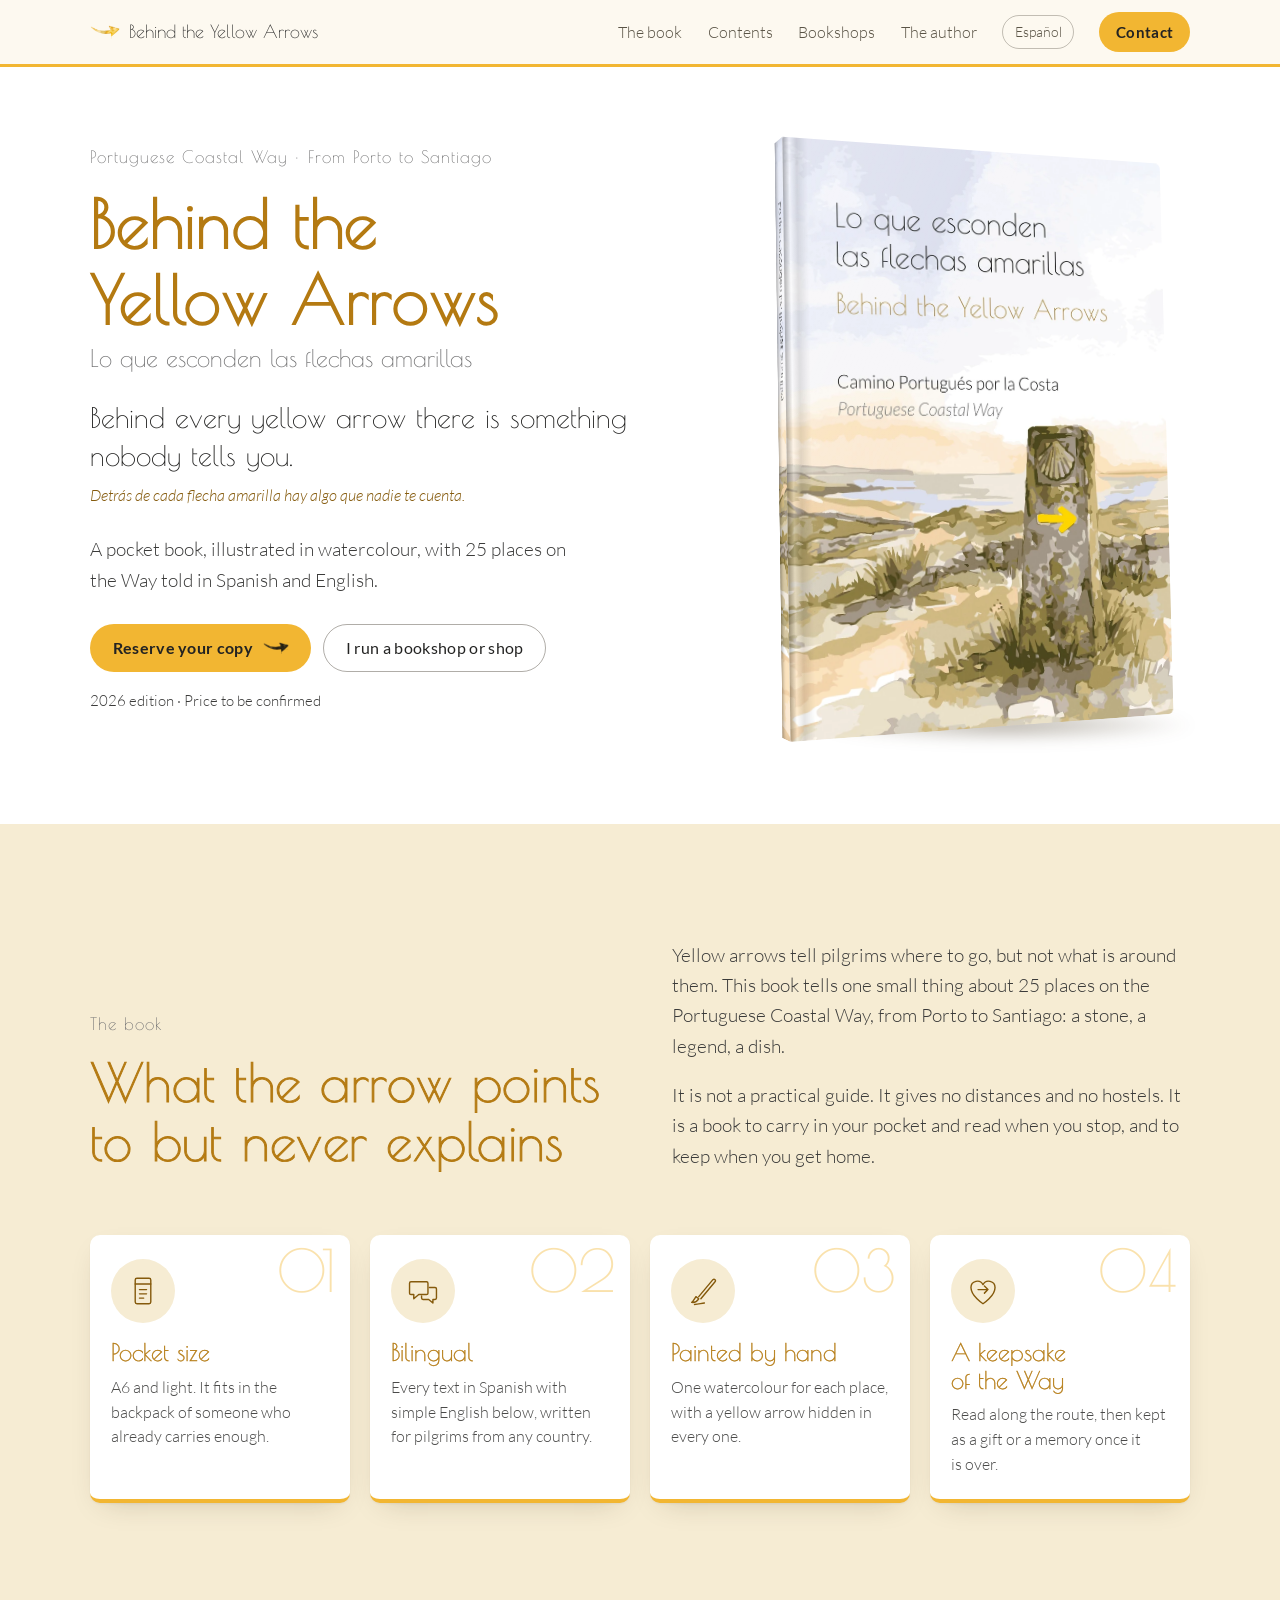
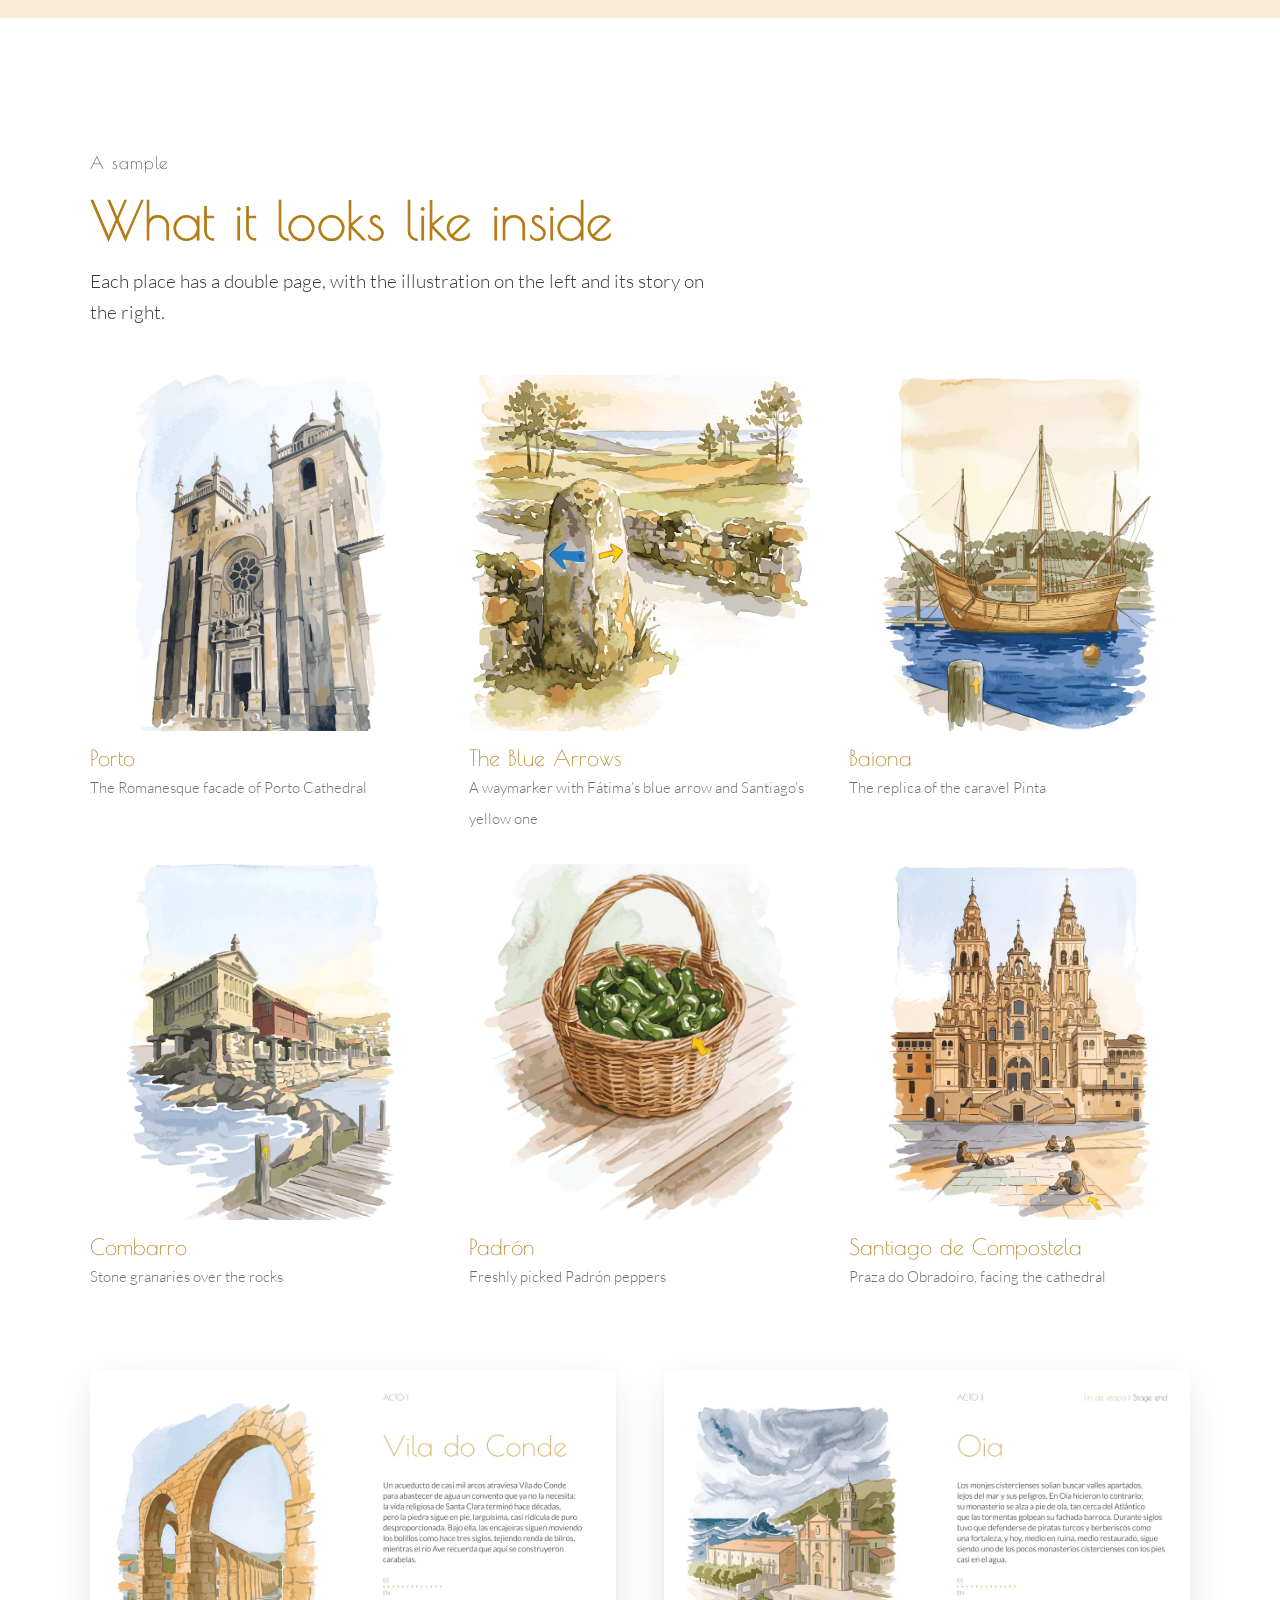
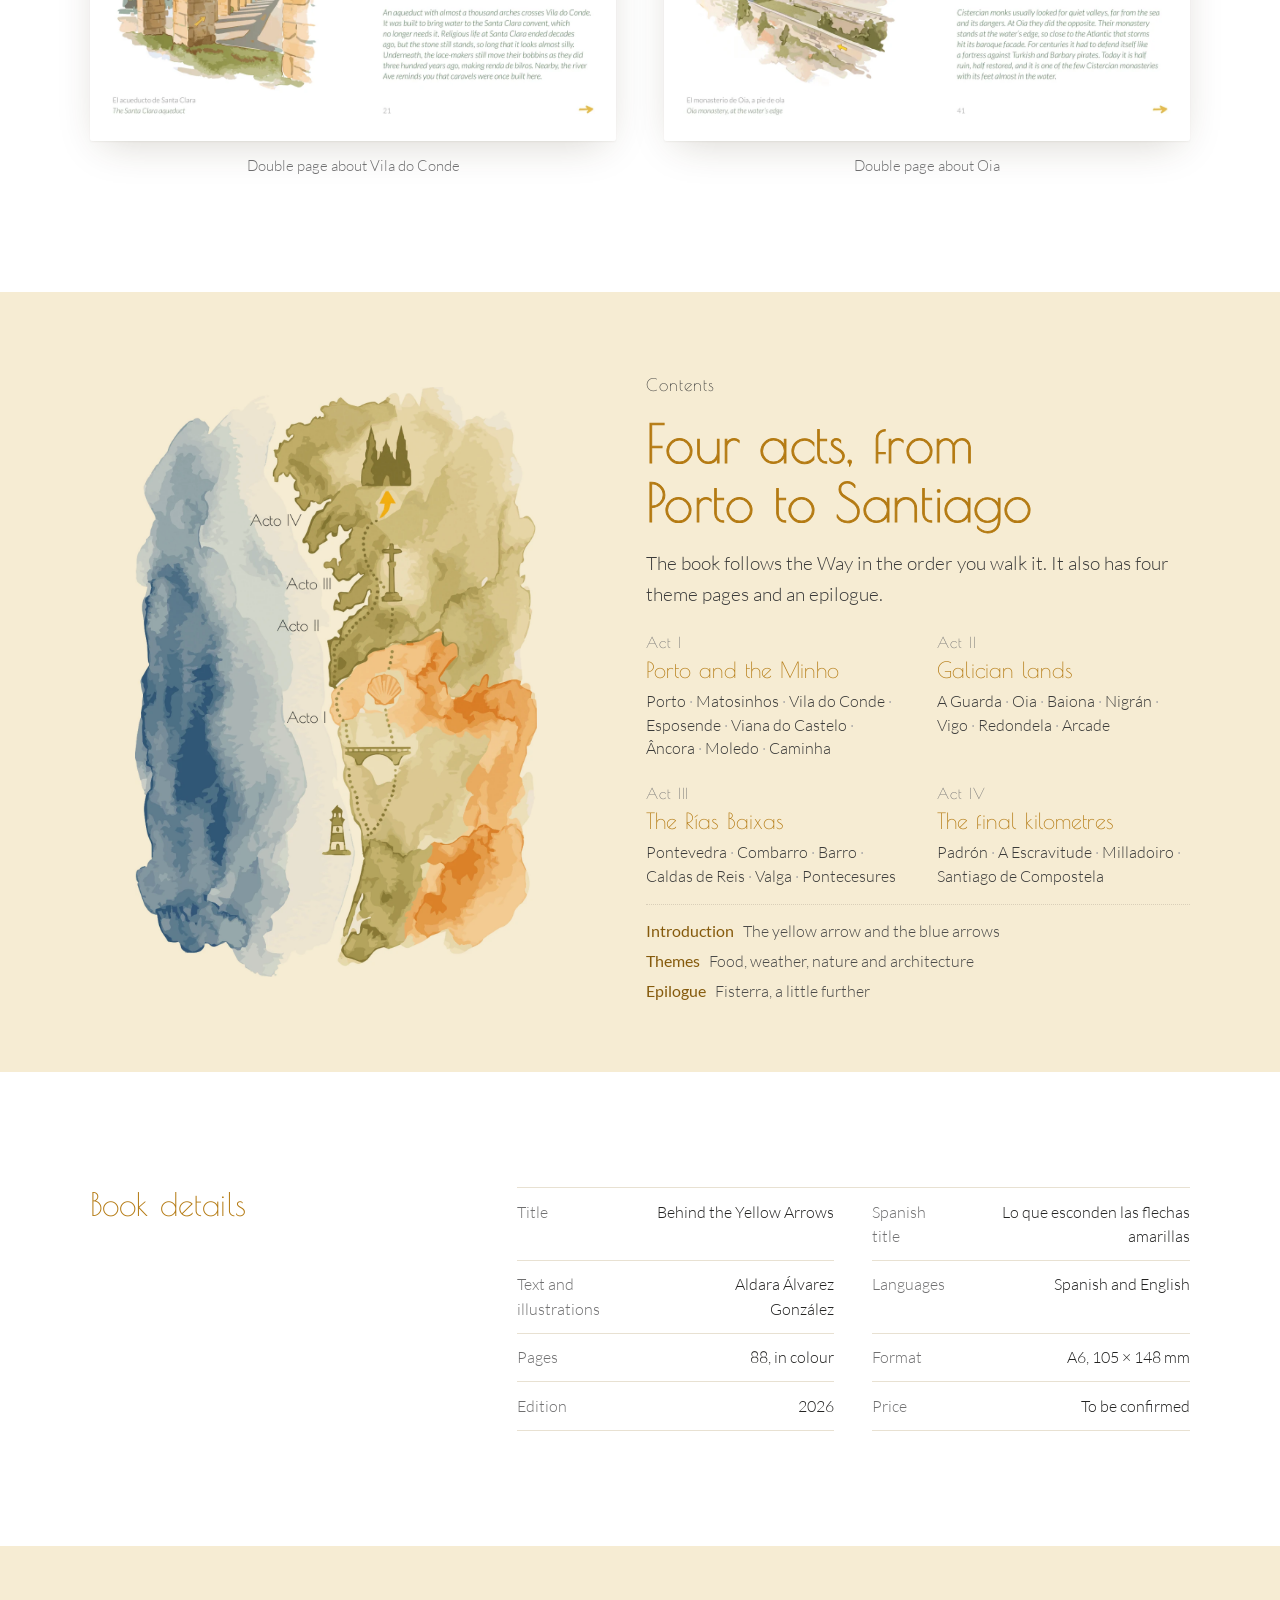
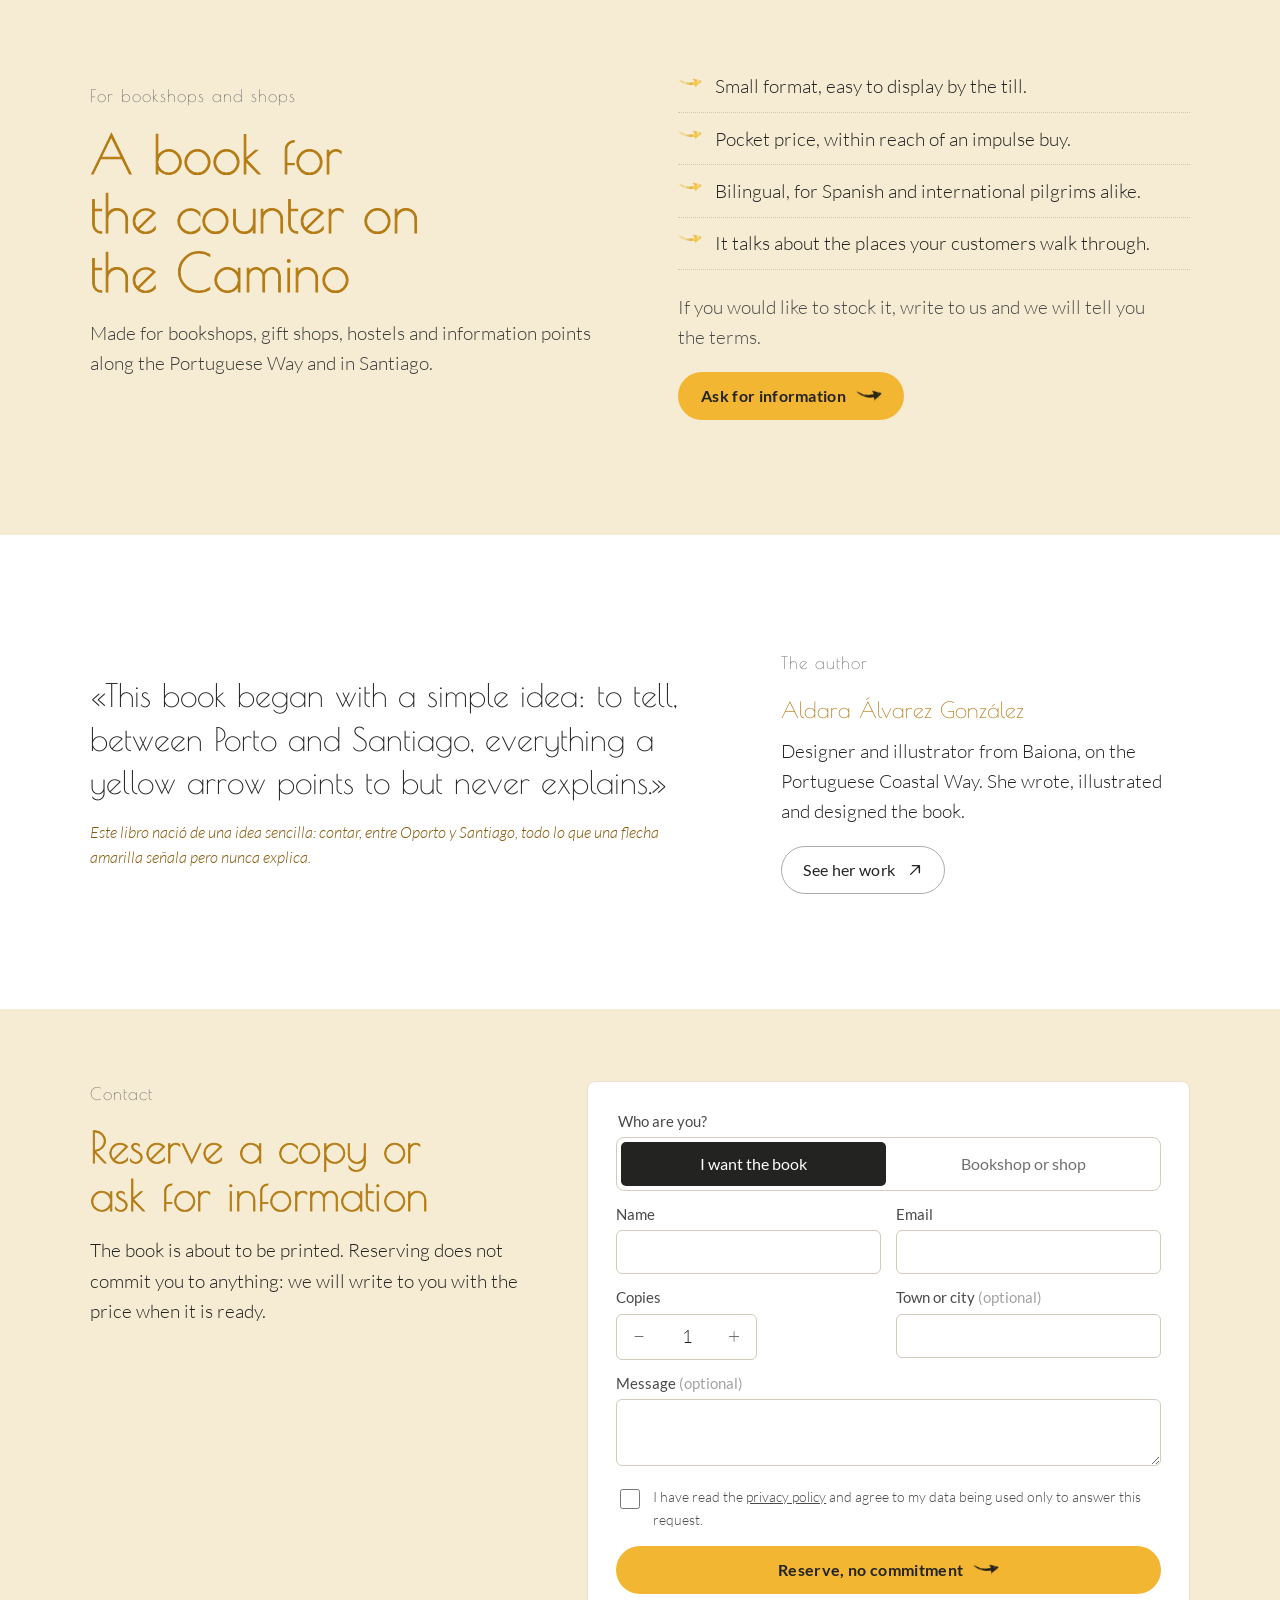
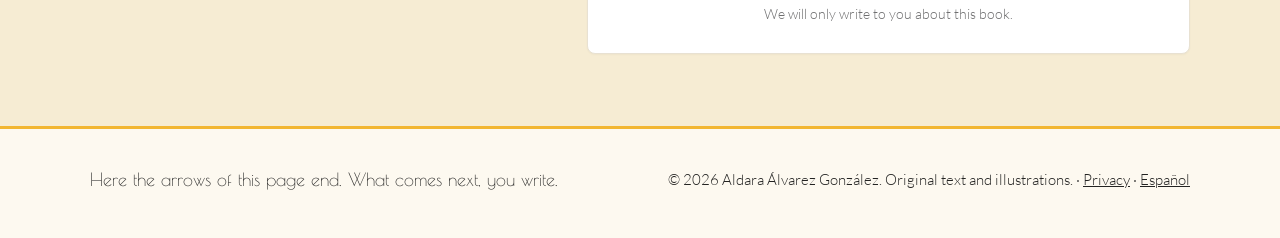
<file: docs/en/index.html>
<!doctype html>
<html lang="en">
<head>
<meta charset="utf-8">
<meta name="viewport" content="width=device-width,initial-scale=1">
<title>Behind the Yellow Arrows · Portuguese Coastal Way</title>
<meta name="description" content="A pocket book illustrated in watercolour by Aldara Álvarez González: 25 places on the Portuguese Coastal Way, from Porto to Santiago, in Spanish and English. For readers, bookshops and shops on the Camino.">
<meta name="robots" content="index,follow">
<link rel="canonical" href="https://flechasamarillas.aldaraalvarez.es/en/">
<link rel="alternate" hreflang="es" href="https://flechasamarillas.aldaraalvarez.es/">
<link rel="alternate" hreflang="en" href="https://flechasamarillas.aldaraalvarez.es/en/">
<link rel="alternate" hreflang="x-default" href="https://flechasamarillas.aldaraalvarez.es/">
<meta name="theme-color" content="#ffffff">
<meta property="og:type" content="book">
<meta property="og:title" content="Behind the Yellow Arrows">
<meta property="og:description" content="A pocket book illustrated in watercolour by Aldara Álvarez González: 25 places on the Portuguese Coastal Way, from Porto to Santiago, in Spanish and English. For readers, bookshops and shops on the Camino.">
<meta property="og:image" content="https://flechasamarillas.aldaraalvarez.es/img/og.jpg">
<meta property="og:url" content="https://flechasamarillas.aldaraalvarez.es/en/">
<meta property="og:locale" content="en_GB">
<meta name="twitter:card" content="summary_large_image">
<link rel="icon" href="../favicon.svg" type="image/svg+xml">
<link rel="preload" href="../fonts/poiret-one-latin-400-normal.woff2" as="font" type="font/woff2" crossorigin>
<link rel="preload" href="../fonts/lato-latin-300-normal.woff2" as="font" type="font/woff2" crossorigin>
<link rel="stylesheet" href="../css/site.css?v=a564d662">
<script type="application/ld+json">{"@context": "https://schema.org", "@type": "Book", "name": "Lo que esconden las flechas amarillas", "alternateName": "Behind the Yellow Arrows", "author": {"@type": "Person", "name": "Aldara Álvarez González", "url": "https://aldaraalvarez.es"}, "illustrator": {"@type": "Person", "name": "Aldara Álvarez González"}, "inLanguage": ["es", "en"], "numberOfPages": 88, "bookFormat": "https://schema.org/Paperback", "about": "Camino Portugués por la Costa", "image": "https://flechasamarillas.aldaraalvarez.es/img/portada.webp", "description": "A pocket book illustrated in watercolour by Aldara Álvarez González: 25 places on the Portuguese Coastal Way, from Porto to Santiago, in Spanish and English. For readers, bookshops and shops on the Camino."}</script>
</head>
<body class="sin-js">
<a class="salto" href="#contenido">Skip to content</a>
<header class="cabecera">
  <div class="envoltura">
    <a class="marca" href="/en/"><img src="../img/flecha.png" alt="" width="30" height="14"><span class="marca-larga">Behind the Yellow Arrows</span><span class="marca-corta">The Yellow Arrows</span></a>
    <button type="button" class="menu-boton" aria-expanded="false" aria-controls="menu" aria-label="Menu"><span></span><span></span><span></span></button>
    <nav class="nav" id="menu" aria-label="Main">
      <a href="#libro" class="nav-secundario">The book</a><a href="#contenido-libro" class="nav-secundario">Contents</a><a href="#librerias" class="nav-secundario">Bookshops</a><a href="#autora" class="nav-secundario">The author</a>
      <a class="idioma" href="/" hreflang="es" lang="es" aria-label="Leer en español">Español</a>
      <a class="boton boton-principal" href="#contacto">Contact</a>
    </nav>
  </div>
</header>

<main id="contenido">
<section class="portada">
  <div class="envoltura">
    <div class="portada-texto">
      <p class="antetitulo">Portuguese Coastal Way · From Porto to Santiago</p>
      <h1 class="titulo titulo-xl">Behind the<br>Yellow Arrows</h1>
      <p class="en-titulo" lang="es">Lo que esconden las flechas amarillas</p>
      <p class="lema">Behind every yellow arrow there is something nobody tells you.</p>
      <p class="lema-en en" lang="es">Detrás de cada flecha amarilla hay algo que nadie te cuenta.</p>
      <p class="portada-resumen">A pocket book, illustrated in watercolour, with 25 places on the Way told in Spanish and English.</p>
      <div class="acciones">
        <a class="boton boton-principal" href="#contacto" data-tipo="lector">Reserve your copy <img class="boton-flecha" src="../img/flecha.png" alt="" width="26" height="12"></a>
        <a class="boton boton-secundario" href="#contacto" data-tipo="tienda">I run a bookshop or shop</a>
      </div>
      <p class="estado">2026 edition · Price to be confirmed</p>
    </div>
    <div class="libro">
      <div class="libro3d"><img class="libro-cubierta" src="../img/portada-520.webp" srcset="../img/portada-520.webp 800w, ../img/portada-1100.webp 1100w, ../img/portada.webp 1700w" sizes="(max-width:820px) 70vw, 420px" alt="Book cover with a stone waymarker, a scallop shell and a yellow arrow by the sea" width="800" height="1128" fetchpriority="high"><span class="lomo" style="background-image:url(../img/lomo.webp)"></span></div>
    </div>
  </div>
</section>

<section class="seccion seccion-calida" id="libro">
  <div class="envoltura">
    <div class="libro-intro aparece">
      <div>
        <p class="antetitulo">The book</p>
        <h2 class="titulo titulo-l">What the arrow points to but never explains</h2>
      </div>
      <div class="libro-intro-texto"><p>Yellow arrows tell pilgrims where to go, but not what is around them. This book tells one small thing about 25 places on the Portuguese Coastal Way, from Porto to Santiago: a stone, a legend, a dish.</p><p>It is not a practical guide. It gives no distances and no hostels. It is a book to carry in your pocket and read when you stop, and to keep when you get home.</p></div>
    </div>
    <h3 class="sr">Why it works</h3>
    <ul class="razones aparece"><li><span class="razon-icono"><svg viewBox="0 0 48 48" aria-hidden="true"><rect x="13" y="6" width="22" height="36" rx="2.5"/><path d="M13 14h22M19 22h10M19 28h10M19 34h6"/></svg></span><span class="razon-n" aria-hidden="true">01</span><h3>Pocket size</h3><p>A6 and light. It fits in the backpack of someone who already carries enough.</p></li><li><span class="razon-icono"><svg viewBox="0 0 48 48" aria-hidden="true"><path d="M7 11h22a2 2 0 0 1 2 2v14a2 2 0 0 1-2 2H18l-7 6v-6H7a2 2 0 0 1-2-2V13a2 2 0 0 1 2-2z"/><path d="M33 19h8a2 2 0 0 1 2 2v13a2 2 0 0 1-2 2h-3v5l-6-5h-8a2 2 0 0 1-2-2v-3"/></svg></span><span class="razon-n" aria-hidden="true">02</span><h3>Bilingual</h3><p>Every text in Spanish with simple English below, written for pilgrims from any country.</p></li><li><span class="razon-icono"><svg viewBox="0 0 48 48" aria-hidden="true"><path d="M8 40c2-1 4-5 6-8l4 3c-2 3-5 6-10 5z"/><path d="M18 32L38 8c2-2 5 1 3 3L21 35"/><path d="M12 43c6 0 10-2 14-2"/></svg></span><span class="razon-n" aria-hidden="true">03</span><h3>Painted by hand</h3><p>One watercolour for each place, with a yellow arrow hidden in every one.</p></li><li><span class="razon-icono"><svg viewBox="0 0 48 48" aria-hidden="true"><path d="M24 42S7 31 7 19a9 9 0 0 1 17-4 9 9 0 0 1 17 4c0 12-17 23-17 23z"/><path d="M17 22h14m-5-5l5 5-5 5"/></svg></span><span class="razon-n" aria-hidden="true">04</span><h3>A keepsake of the Way</h3><p>Read along the route, then kept as a gift or a memory once it is over.</p></li></ul>
  </div>
</section>

<section class="seccion" id="muestra">
  <div class="envoltura">
    <div class="cabeza-seccion aparece">
      <p class="antetitulo">A sample</p>
      <h2 class="titulo titulo-l">What it looks like inside</h2>
      <p>Each place has a double page, with the illustration on the left and its story on the right.</p>
    </div>
    <div class="muestra"><figure class="aparece"><button type="button" class="muestra-img ampliable" aria-label="The Romanesque facade of Porto Cathedral"><img class="acuarela" src="../img/muestra/porto.webp" data-grande="../img/muestra/porto-grande.webp" alt="The Romanesque facade of Porto Cathedral" loading="lazy" decoding="async"></button><figcaption><b>Porto</b><span>The Romanesque facade of Porto Cathedral</span></figcaption></figure><figure class="aparece"><button type="button" class="muestra-img ampliable" aria-label="A waymarker with Fátima’s blue arrow and Santiago’s yellow one"><img class="acuarela" src="../img/muestra/flechas-azules.webp" data-grande="../img/muestra/flechas-azules-grande.webp" alt="A waymarker with Fátima’s blue arrow and Santiago’s yellow one" loading="lazy" decoding="async"></button><figcaption><b>The <br class="salto-m">Blue Arrows</b><span>A waymarker with Fátima’s blue arrow and Santiago’s yellow one</span></figcaption></figure><figure class="aparece"><button type="button" class="muestra-img ampliable" aria-label="The replica of the caravel Pinta"><img class="acuarela" src="../img/muestra/baiona.webp" data-grande="../img/muestra/baiona-grande.webp" alt="The replica of the caravel Pinta" loading="lazy" decoding="async"></button><figcaption><b>Baiona</b><span>The replica of the caravel Pinta</span></figcaption></figure><figure class="aparece"><button type="button" class="muestra-img ampliable" aria-label="Stone granaries over the rocks"><img class="acuarela" src="../img/muestra/combarro.webp" data-grande="../img/muestra/combarro-grande.webp" alt="Stone granaries over the rocks" loading="lazy" decoding="async"></button><figcaption><b>Combarro</b><span>Stone granaries over the rocks</span></figcaption></figure><figure class="aparece"><button type="button" class="muestra-img ampliable" aria-label="Freshly picked Padrón peppers"><img class="acuarela" src="../img/muestra/padron.webp" data-grande="../img/muestra/padron-grande.webp" alt="Freshly picked Padrón peppers" loading="lazy" decoding="async"></button><figcaption><b>Padrón</b><span>Freshly picked Padrón peppers</span></figcaption></figure><figure class="aparece"><button type="button" class="muestra-img ampliable" aria-label="Praza do Obradoiro, facing the cathedral"><img class="acuarela" src="../img/muestra/santiago.webp" data-grande="../img/muestra/santiago-grande.webp" alt="Praza do Obradoiro, facing the cathedral" loading="lazy" decoding="async"></button><figcaption><b>Santiago de Compostela</b><span>Praza do Obradoiro, facing the cathedral</span></figcaption></figure></div>
    <div class="dobles">
    <figure class="doble aparece">
      <button type="button" class="ampliable" aria-label="Double page about Vila do Conde with the aqueduct illustration and the text in Spanish and English"><img src="../img/muestra/doble.webp" data-grande="../img/muestra/doble-grande.webp" alt="Double page about Vila do Conde with the aqueduct illustration and the text in Spanish and English" loading="lazy" decoding="async" width="1200" height="846"></button>
      <figcaption>Double page about Vila do Conde</figcaption>
    </figure>
    <figure class="doble aparece">
      <button type="button" class="ampliable" aria-label="Double page about Oia with the monastery illustration and the text in Spanish and English"><img src="../img/muestra/doble-oia.webp" data-grande="../img/muestra/doble-oia-grande.webp" alt="Double page about Oia with the monastery illustration and the text in Spanish and English" loading="lazy" decoding="async" width="1200" height="846"></button>
      <figcaption>Double page about Oia</figcaption>
    </figure>
    <figure class="doble doble-movil aparece">
      <button type="button" class="ampliable" aria-label="Double page about Arcade with the oyster rafts illustration and the text in Spanish and English"><img src="../img/muestra/doble-arcade.webp" data-grande="../img/muestra/doble-arcade-grande.webp" alt="Double page about Arcade with the oyster rafts illustration and the text in Spanish and English" loading="lazy" decoding="async" width="1200" height="846"></button>
      <figcaption>Double page about Arcade</figcaption>
    </figure>
    </div>
  </div>
</section>

<section class="seccion seccion-calida" id="contenido-libro">
  <div class="envoltura camino">
    <figure class="mapa aparece"><img class="acuarela" src="../img/muestra/mapa.webp" alt="Watercolour map of the coast of Portugal and Galicia with the four acts of the Way" loading="lazy" width="1100" height="1616"></figure>
    <div>
      <div class="cabeza-seccion aparece">
        <p class="antetitulo">Contents</p>
        <h2 class="titulo titulo-l">Four acts, from Porto to Santiago</h2>
        <p>The book follows the Way in the order you walk it. It also has four theme pages and an epilogue.</p>
      </div>
      <div class="actos aparece"><div class="acto"><h3>Act I</h3><h4>Porto and the Minho</h4><ol><li>Porto</li><li>Matosinhos</li><li>Vila do Conde</li><li>Esposende</li><li>Viana do Castelo</li><li>Âncora</li><li>Moledo</li><li>Caminha</li></ol></div><div class="acto"><h3>Act II</h3><h4>Galician lands</h4><ol><li>A Guarda</li><li>Oia</li><li>Baiona</li><li>Nigrán</li><li>Vigo</li><li>Redondela</li><li>Arcade</li></ol></div><div class="acto"><h3>Act III</h3><h4>The Rías Baixas</h4><ol><li>Pontevedra</li><li>Combarro</li><li>Barro</li><li>Caldas de Reis</li><li>Valga</li><li>Pontecesures</li></ol></div><div class="acto"><h3>Act IV</h3><h4>The final kilometres</h4><ol><li>Padrón</li><li>A Escravitude</li><li>Milladoiro</li><li>Santiago de Compostela</li></ol></div></div>
      <div class="extras aparece"><p><strong>Introduction</strong> The yellow arrow and the blue arrows</p><p><strong>Themes</strong> Food, weather, nature and architecture</p><p><strong>Epilogue</strong> Fisterra, a little further</p></div>
    </div>
  </div>
</section>

<section class="seccion" id="ficha">
  <div class="envoltura ficha-bloque aparece">
    <h2 class="titulo titulo-m">Book details</h2>
    <dl class="ficha-tecnica"><div><dt>Title</dt><dd>Behind the Yellow Arrows</dd></div><div><dt>Spanish title</dt><dd>Lo que esconden las flechas amarillas</dd></div><div><dt>Text and illustrations</dt><dd>Aldara Álvarez González</dd></div><div><dt>Languages</dt><dd>Spanish and English</dd></div><div><dt>Pages</dt><dd>88, in colour</dd></div><div><dt>Format</dt><dd>A6, 105 × 148 mm</dd></div><div><dt>Edition</dt><dd>2026</dd></div><div><dt>Price</dt><dd>To be confirmed</dd></div></dl>
  </div>
</section>

<section class="seccion seccion-librerias" id="librerias">
  <div class="envoltura librerias aparece">
    <div>
      <p class="antetitulo">For bookshops and shops</p>
      <h2 class="titulo titulo-l">A book for the counter on the Camino</h2>
      <p class="librerias-intro">Made for bookshops, gift shops, hostels and information points along the Portuguese Way and in Santiago.</p>
    </div>
    <div>
      <ul class="lista-flechas"><li>Small format, easy to display by the till.</li><li>Pocket price, within reach of an impulse buy.</li><li>Bilingual, for Spanish and international pilgrims alike.</li><li>It talks about the places your customers walk through.</li></ul>
      <p class="librerias-cond">If you would like to stock it, write to us and we will tell you the terms.</p>
      <a class="boton boton-principal" href="#contacto" data-tipo="tienda">Ask for information <img class="boton-flecha" src="../img/flecha.png" alt="" width="26" height="12"></a>
    </div>
  </div>
</section>

<section class="seccion" id="autora">
  <div class="envoltura autora aparece">
    <blockquote><p>«This book began with a simple idea: to tell, between Porto and Santiago, everything a yellow arrow points to but never explains.»</p><span class="en" lang="es">Este libro nació de una idea sencilla: contar, entre Oporto y Santiago, todo lo que una flecha amarilla señala pero nunca explica.</span></blockquote>
    <div>
      <p class="antetitulo">The author</p>
      <p class="autora-nombre">Aldara Álvarez González</p>
      <p>Designer and illustrator from Baiona, on the Portuguese Coastal Way. She wrote, illustrated and designed the book.</p>
      <a class="boton boton-secundario" href="https://aldaraalvarez.es/en/" rel="noopener">See her work <svg class="icono-ext" viewBox="0 0 16 16" width="14" height="14" aria-hidden="true"><path d="M5 3h8v8M13 3L3 13" fill="none" stroke="currentColor" stroke-width="1.6" stroke-linecap="round" stroke-linejoin="round"/></svg></a>
    </div>
  </div>
</section>

<section class="seccion seccion-calida" id="contacto">
  <div class="envoltura reserva">
    <div class="aparece">
      <p class="antetitulo">Contact</p>
      <h2 class="titulo titulo-l">Reserve a copy or ask for information</h2>
      <p style="margin-top:1rem">The book is about to be printed. Reserving does not commit you to anything: we will write to you with the price when it is ready.</p>
    </div>
    <div class="formulario aparece" id="formulario">
      <form novalidate action="https://api.web3forms.com/submit" method="post" data-tipo-actual="lector" data-wf="9730a2ad-8c3b-43d9-b68c-ad611768d778">
        <input type="hidden" name="idioma" value="en">
        <div class="trampa" aria-hidden="true"><label>Web <input type="text" name="web" tabindex="-1" autocomplete="off"></label></div>
        <fieldset class="campo"><legend>Who are you?</legend>
          <div class="selector-tipo">
            <label><input type="radio" name="tipo" value="lector" checked> I want the book</label>
            <label><input type="radio" name="tipo" value="tienda"> Bookshop or shop</label>
          </div>
        </fieldset>
        <div class="fila">
          <div class="campo"><label for="f-nombre">Name</label><input id="f-nombre" name="nombre" autocomplete="name" required maxlength="120"><p class="campo-error" id="e-nombre">Please write your name.</p></div>
          <div class="campo"><label for="f-email">Email</label><input id="f-email" name="email" type="email" inputmode="email" autocomplete="email" required maxlength="160" spellcheck="false"><p class="campo-error" id="e-email">Please check your email, it looks incomplete.</p></div>
        </div>
        <div class="fila solo-tienda">
          <div class="campo solo-tienda"><label for="f-comercio">Shop name</label><input id="f-comercio" name="comercio" autocomplete="organization" maxlength="160"><p class="campo-error" id="e-comercio">Please write the shop name.</p></div>
          <div class="campo solo-tienda"><label for="f-telefono">Phone <span class="opcional">(optional)</span></label><input id="f-telefono" name="telefono" type="tel" autocomplete="tel" maxlength="40"></div>
        </div>
        <div class="fila">
          <div class="campo"><label for="f-cantidad"><span class="solo-lector-txt">Copies</span><span class="solo-tienda-txt">Approximate copies</span></label>
            <div class="contador"><button type="button" data-paso="-1" aria-label="One less">−</button><input id="f-cantidad" name="cantidad" type="number" inputmode="numeric" min="1" max="500" value="1"><button type="button" data-paso="1" aria-label="One more">+</button></div>
          </div>
          <div class="campo"><label for="f-localidad">Town or city <span class="opcional solo-lector-txt">(optional)</span></label><input id="f-localidad" name="localidad" autocomplete="address-level2" maxlength="120"></div>
        </div>
        <div class="campo"><label for="f-mensaje">Message <span class="opcional">(optional)</span></label><textarea id="f-mensaje" name="mensaje" maxlength="1500" rows="2"></textarea></div>
        <label class="consentimiento"><input type="checkbox" name="privacidad" value="si" required id="f-priv"><span>I have read the <a href="/en/privacidad.html">privacy policy</a> and agree to my data being used only to answer this request.</span></label>
        <button class="boton boton-principal" type="submit"><span class="boton-texto">Reserve, no commitment</span> <img class="boton-flecha" src="../img/flecha.png" alt="" width="26" height="12"></button>
        <p class="formulario-error" role="alert"></p>
        <p class="formulario-aviso">We will only write to you about this book.</p>
      </form>
      <div class="hecho" role="status" tabindex="-1">
        <img class="hecho-flecha" src="../img/flecha.png" alt="" width="150" height="68">
        <h3 class="titulo titulo-m">Received</h3>
        <p class="hecho-texto"></p>
        <button type="button" class="boton boton-secundario hecho-otra">Send another</button>
      </div>
    </div>
  </div>
</section>
</main>

<footer class="pie">
  <div class="envoltura">
    <p class="pie-final" style="margin:0">Here the arrows of this page end. What comes next, you write.</p>
    <p style="margin:0">© 2026 Aldara Álvarez González. Original text and illustrations. · <a href="/en/privacidad.html">Privacy</a> · <a href="/" hreflang="es" lang="es">Español</a></p>
  </div>
</footer>

<div class="barra-movil"><a class="boton boton-principal" href="#contacto">Reserve your copy <img class="boton-flecha" src="../img/flecha.png" alt="" width="26" height="12"></a></div>

<script id="datos" type="application/json">{"t": {"enviando": "Sending…", "enviar_l": "Reserve, no commitment", "enviar_t": "Ask for information", "err_nombre": "Please write your name.", "err_email": "Please check your email, it looks incomplete.", "err_comercio": "Please write the shop name.", "err_priv": "Please accept the privacy policy.", "err_red": "It could not be sent. Please try again in a moment.", "err_lim": "You have sent several requests in a row. Please try again later.", "ok_l": "Thank you. We will write to {email} when the book is printed. Buen camino.", "ok_t": "Thank you. We will write to {email} with the terms for your shop."}}</script>
<script src="../js/site.js?v=a564d662" defer></script>
<script>
(function(d,l){var u=new URLSearchParams(l.search),q=function(k){return encodeURIComponent(u.get(k)||'')};
new Image().src='https://nanuve.net/v?site=-SnVv6aGs1Ub&path='+encodeURIComponent(l.pathname)+'&ref='+encodeURIComponent(d.referrer)
+'&w='+screen.width+'&l='+encodeURIComponent(navigator.language||'')+'&us='+q('utm_source')+'&um='+q('utm_medium')+'&uc='+q('utm_campaign');
})(document,location);
</script>
</body>
</html>
</file>
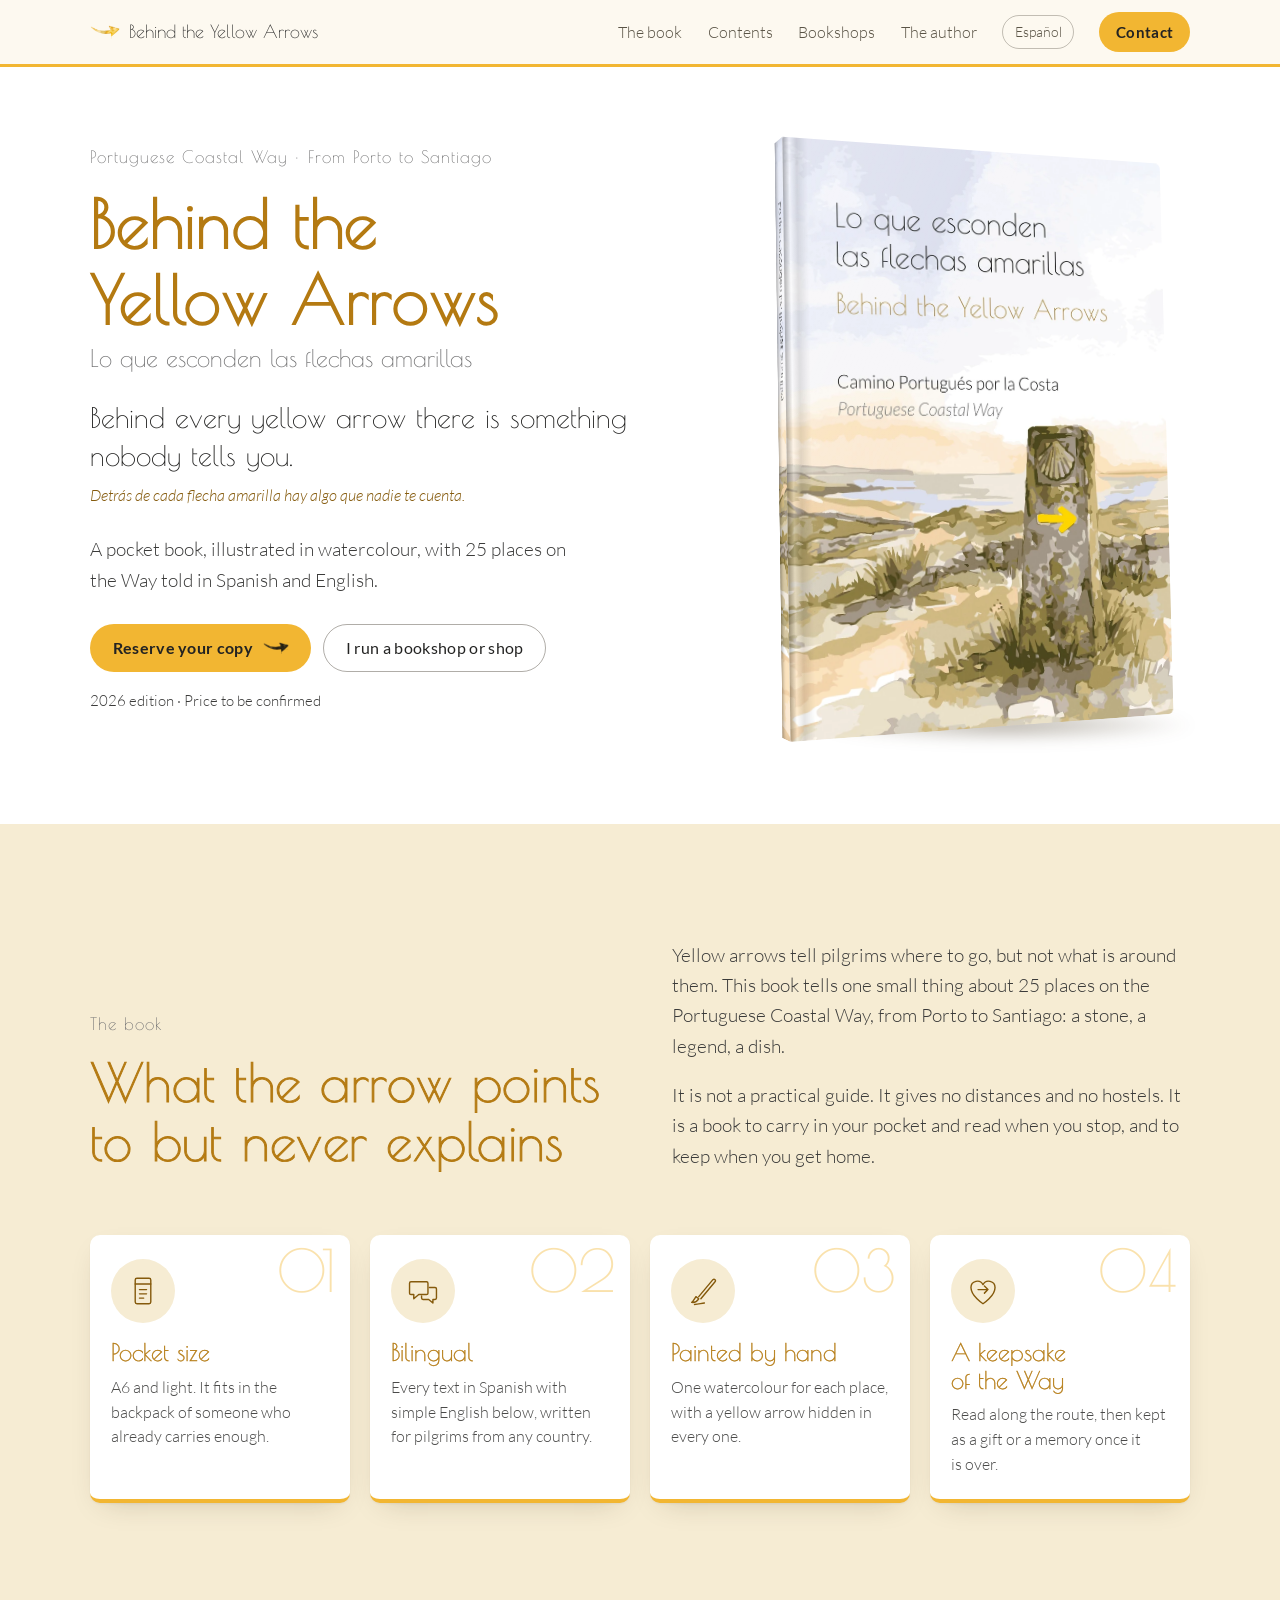
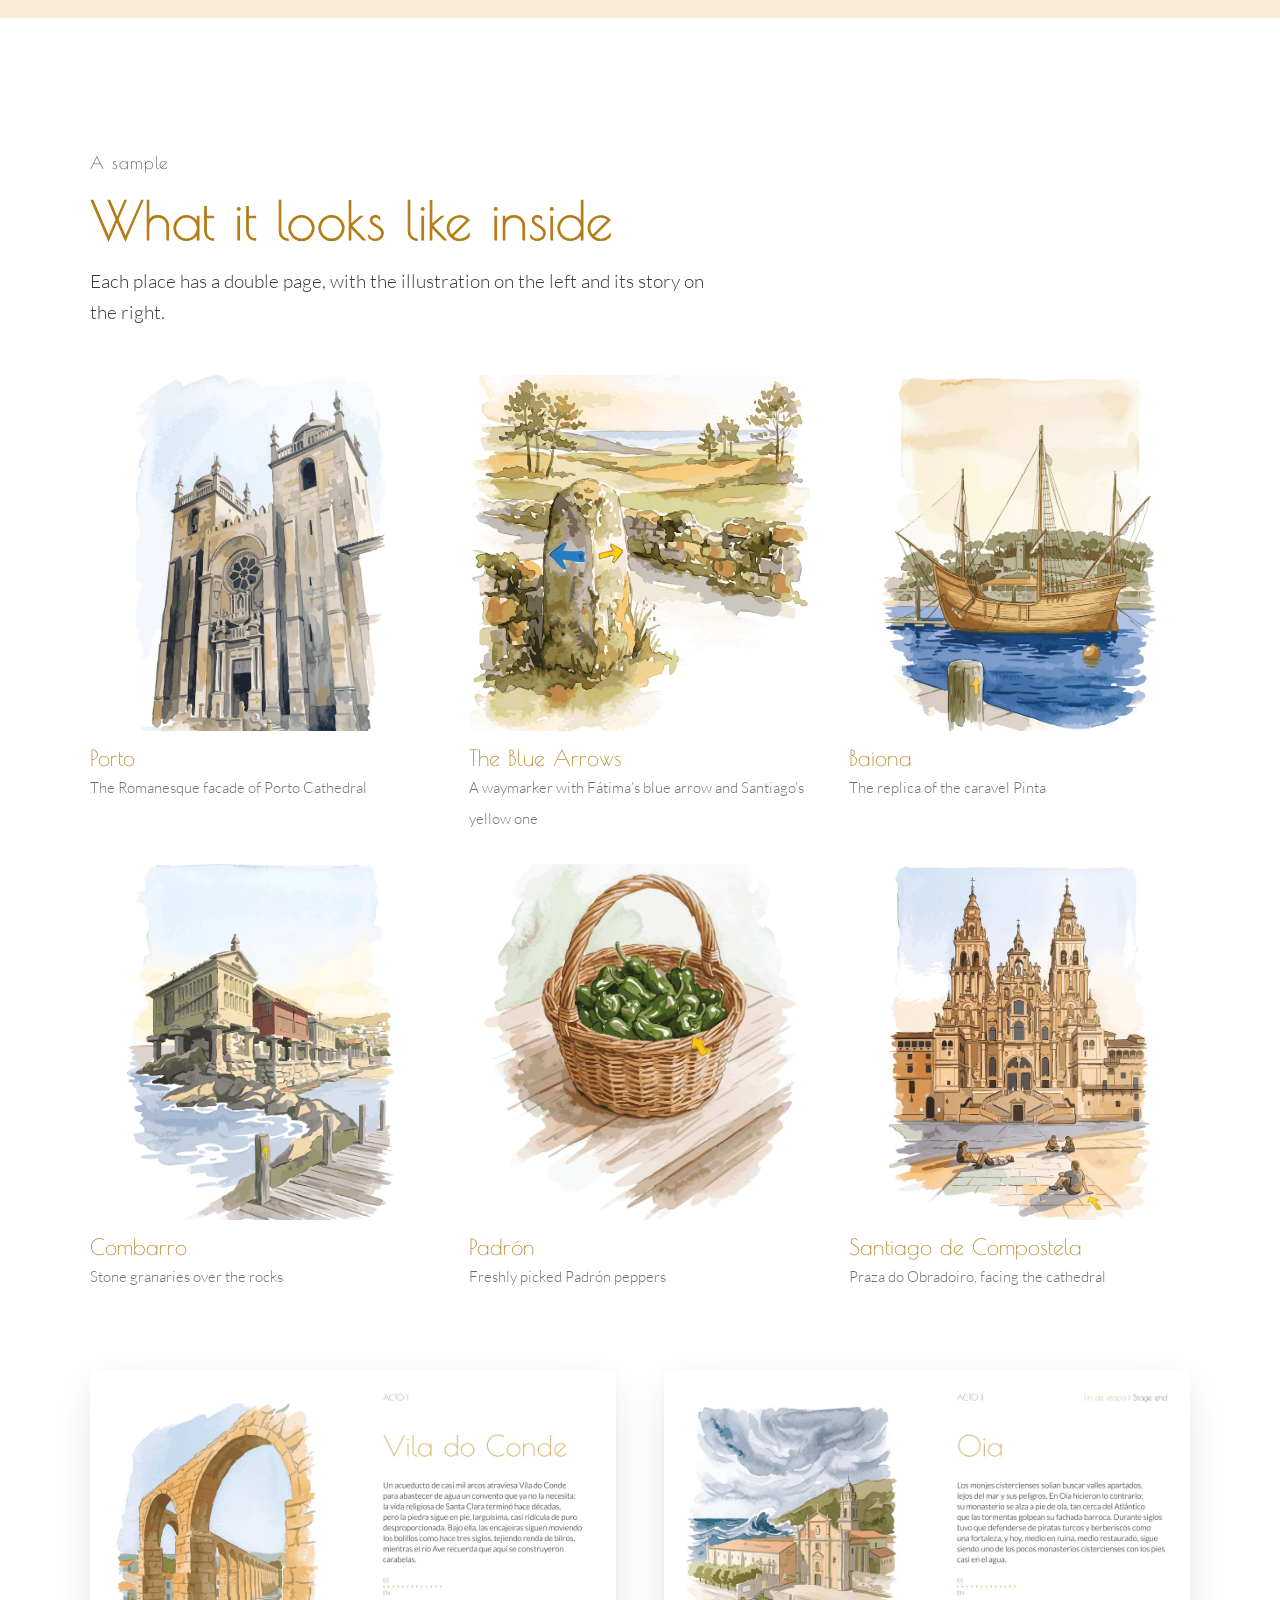
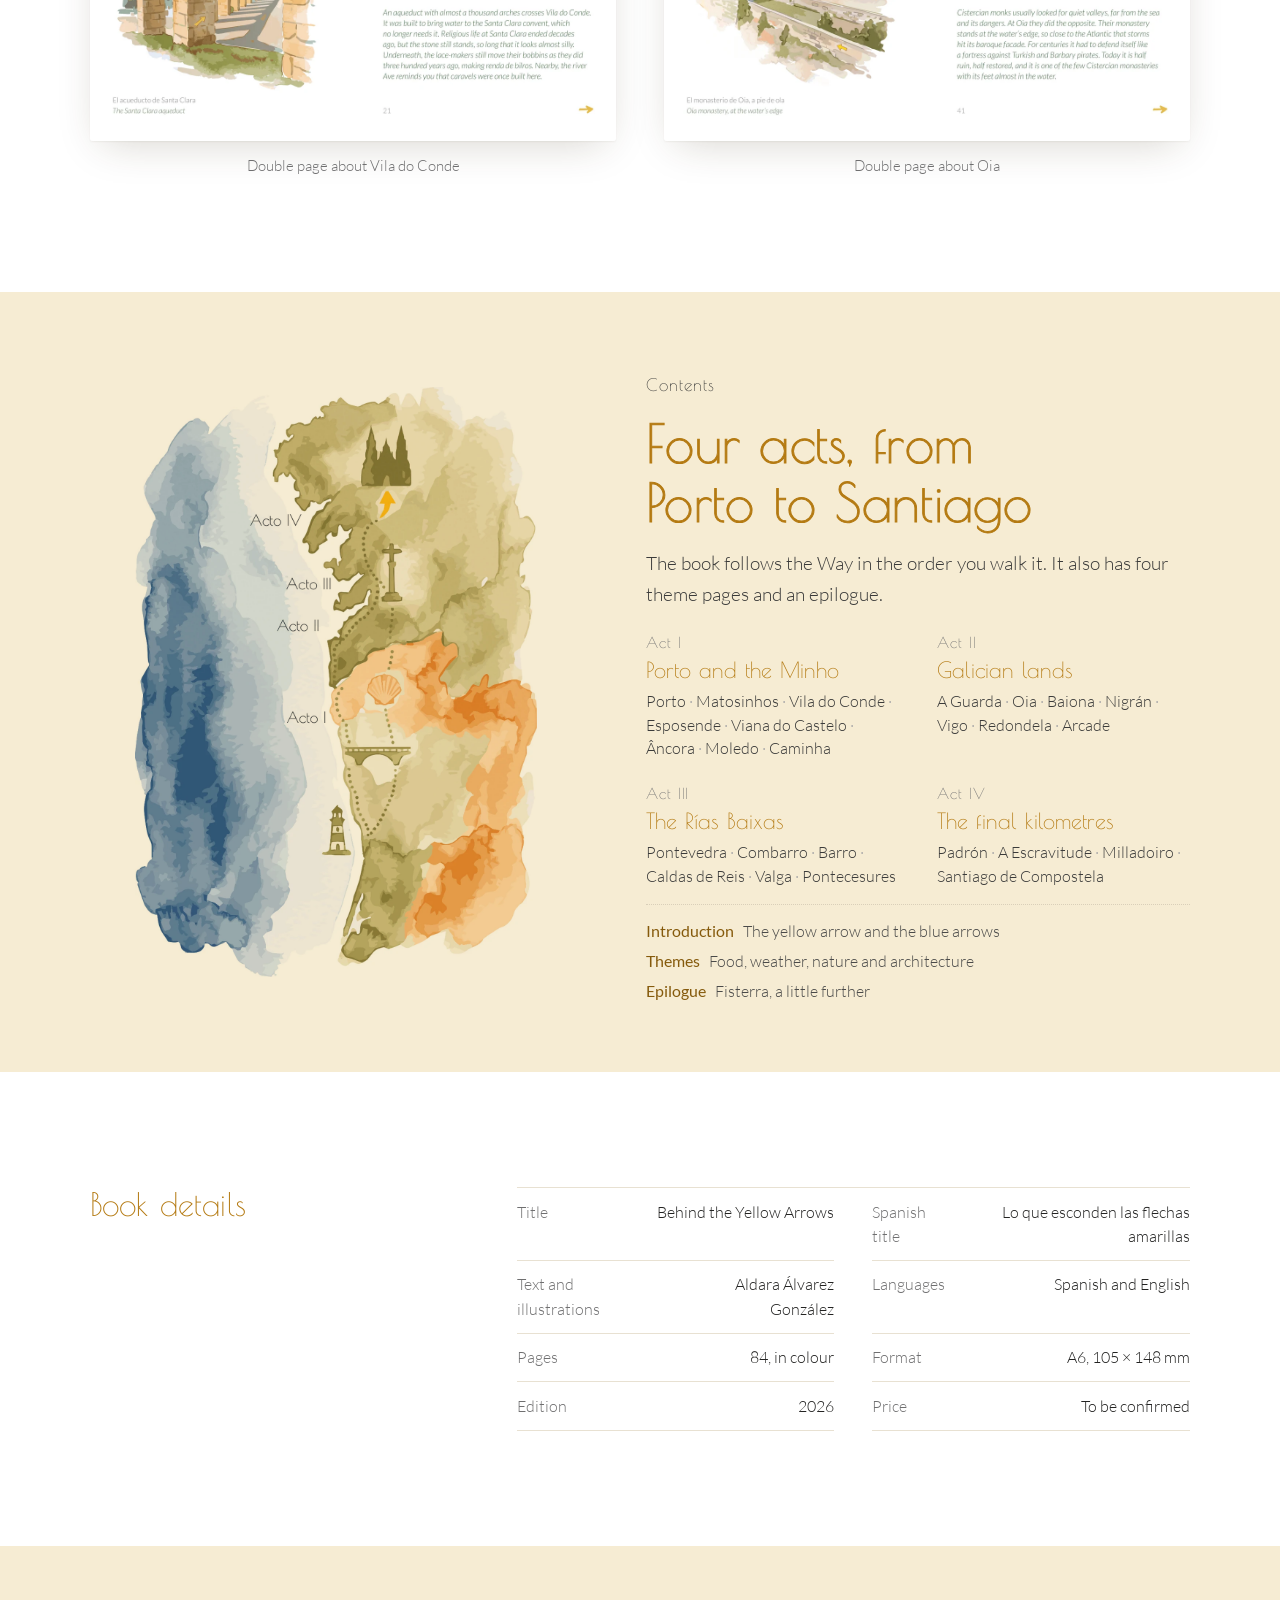
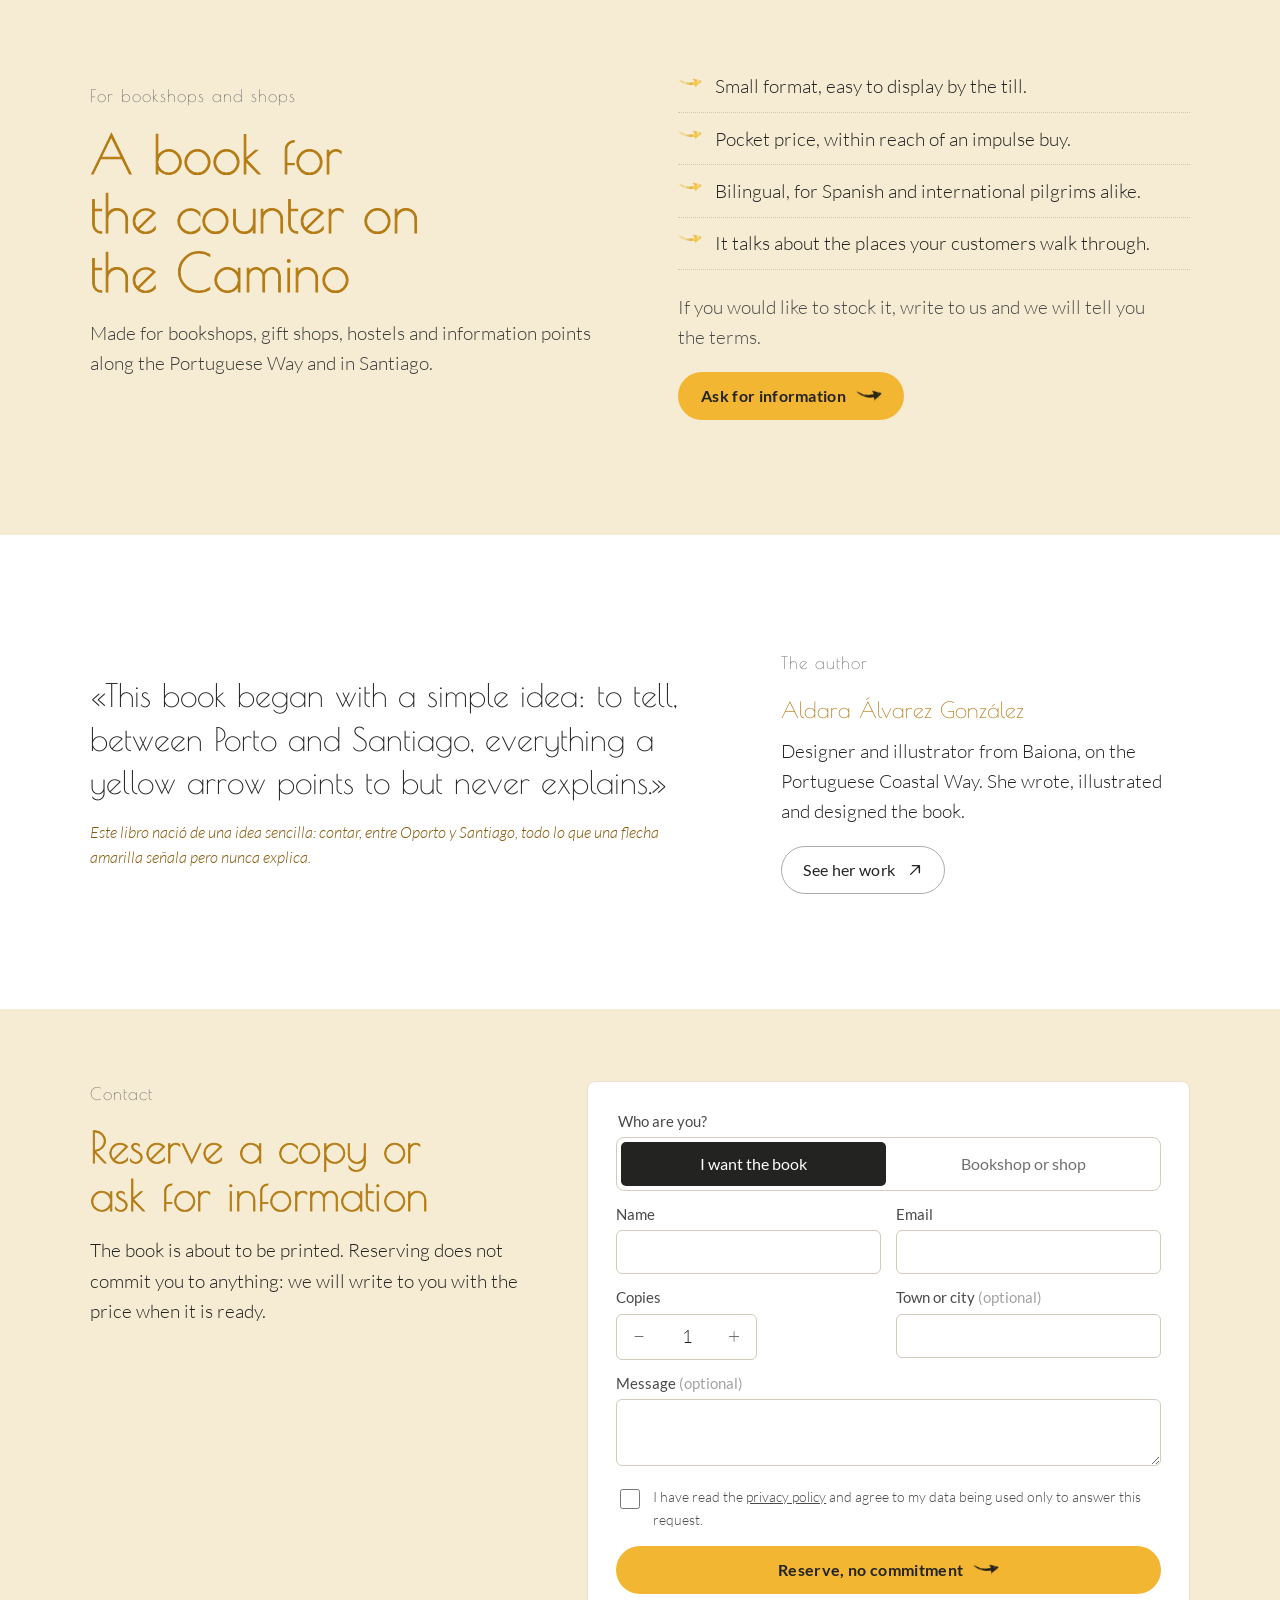
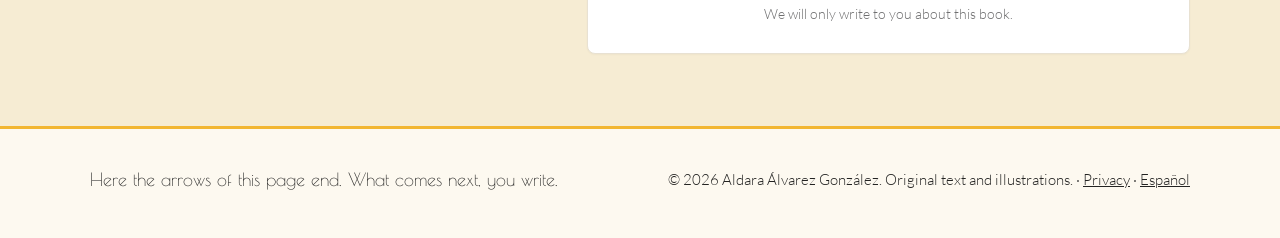
<file: site/en/index.html>
<!doctype html>
<html lang="en">
<head>
<meta charset="utf-8">
<meta name="viewport" content="width=device-width,initial-scale=1">
<title>Behind the Yellow Arrows · Portuguese Coastal Way</title>
<meta name="description" content="A pocket book illustrated in watercolour by Aldara Álvarez González: 25 places on the Portuguese Coastal Way, from Porto to Santiago, in Spanish and English. For readers, bookshops and shops on the Camino.">
<meta name="robots" content="noindex,follow">
<link rel="canonical" href="https://flechasamarillas.aldaraalvarez.es/en/">
<link rel="alternate" hreflang="es" href="https://flechasamarillas.aldaraalvarez.es/">
<link rel="alternate" hreflang="en" href="https://flechasamarillas.aldaraalvarez.es/en/">
<link rel="alternate" hreflang="x-default" href="https://flechasamarillas.aldaraalvarez.es/">
<meta name="theme-color" content="#ffffff">
<meta property="og:type" content="book">
<meta property="og:title" content="Behind the Yellow Arrows">
<meta property="og:description" content="A pocket book illustrated in watercolour by Aldara Álvarez González: 25 places on the Portuguese Coastal Way, from Porto to Santiago, in Spanish and English. For readers, bookshops and shops on the Camino.">
<meta property="og:image" content="https://flechasamarillas.aldaraalvarez.es/img/og.jpg">
<meta property="og:url" content="https://flechasamarillas.aldaraalvarez.es/en/">
<meta property="og:locale" content="en_GB">
<meta name="twitter:card" content="summary_large_image">
<link rel="icon" href="../favicon.svg" type="image/svg+xml">
<link rel="preload" href="../fonts/poiret-one-latin-400-normal.woff2" as="font" type="font/woff2" crossorigin>
<link rel="preload" href="../fonts/lato-latin-300-normal.woff2" as="font" type="font/woff2" crossorigin>
<link rel="stylesheet" href="../css/site.css?v=dcc8bbdf">
<script type="application/ld+json">{"@context": "https://schema.org", "@type": "Book", "name": "Lo que esconden las flechas amarillas", "alternateName": "Behind the Yellow Arrows", "author": {"@type": "Person", "name": "Aldara Álvarez González", "url": "https://aldaraalvarez.es"}, "illustrator": {"@type": "Person", "name": "Aldara Álvarez González"}, "inLanguage": ["es", "en"], "numberOfPages": 84, "bookFormat": "https://schema.org/Paperback", "about": "Camino Portugués por la Costa", "image": "https://flechasamarillas.aldaraalvarez.es/img/portada.webp", "description": "A pocket book illustrated in watercolour by Aldara Álvarez González: 25 places on the Portuguese Coastal Way, from Porto to Santiago, in Spanish and English. For readers, bookshops and shops on the Camino."}</script>
</head>
<body class="sin-js">
<a class="salto" href="#contenido">Skip to content</a>
<header class="cabecera">
  <div class="envoltura">
    <a class="marca" href="/en/"><img src="../img/flecha.png" alt="" width="30" height="14"><span class="marca-larga">Behind the Yellow Arrows</span><span class="marca-corta">The Yellow Arrows</span></a>
    <button type="button" class="menu-boton" aria-expanded="false" aria-controls="menu" aria-label="Menu"><span></span><span></span><span></span></button>
    <nav class="nav" id="menu" aria-label="Main">
      <a href="#libro" class="nav-secundario">The book</a><a href="#contenido-libro" class="nav-secundario">Contents</a><a href="#librerias" class="nav-secundario">Bookshops</a><a href="#autora" class="nav-secundario">The author</a>
      <a class="idioma" href="/" hreflang="es" lang="es" aria-label="Leer en español">Español</a>
      <a class="boton boton-principal" href="#contacto">Contact</a>
    </nav>
  </div>
</header>

<main id="contenido">
<section class="portada">
  <div class="envoltura">
    <div class="portada-texto">
      <p class="antetitulo">Portuguese Coastal Way · From Porto to Santiago</p>
      <h1 class="titulo titulo-xl">Behind the<br>Yellow Arrows</h1>
      <p class="en-titulo" lang="es">Lo que esconden las flechas amarillas</p>
      <p class="lema">Behind every yellow arrow there is something nobody tells you.</p>
      <p class="lema-en en" lang="es">Detrás de cada flecha amarilla hay algo que nadie te cuenta.</p>
      <p class="portada-resumen">A pocket book, illustrated in watercolour, with 25 places on the Way told in Spanish and English.</p>
      <div class="acciones">
        <a class="boton boton-principal" href="#contacto" data-tipo="lector">Reserve your copy <img class="boton-flecha" src="../img/flecha.png" alt="" width="26" height="12"></a>
        <a class="boton boton-secundario" href="#contacto" data-tipo="tienda">I run a bookshop or shop</a>
      </div>
      <p class="estado">2026 edition · Price to be confirmed</p>
    </div>
    <div class="libro">
      <div class="libro3d"><img class="libro-cubierta" src="../img/portada-520.webp" srcset="../img/portada-520.webp 800w, ../img/portada-1100.webp 1100w, ../img/portada.webp 1700w" sizes="(max-width:820px) 70vw, 420px" alt="Book cover with a stone waymarker, a scallop shell and a yellow arrow by the sea" width="800" height="1128" fetchpriority="high"><span class="lomo" style="background-image:url(../img/lomo.webp)"></span></div>
    </div>
  </div>
</section>

<section class="seccion seccion-calida" id="libro">
  <div class="envoltura">
    <div class="libro-intro aparece">
      <div>
        <p class="antetitulo">The book</p>
        <h2 class="titulo titulo-l">What the arrow points to but never explains</h2>
      </div>
      <div class="libro-intro-texto"><p>Yellow arrows tell pilgrims where to go, but not what is around them. This book tells one small thing about 25 places on the Portuguese Coastal Way, from Porto to Santiago: a stone, a legend, a dish.</p><p>It is not a practical guide. It gives no distances and no hostels. It is a book to carry in your pocket and read when you stop, and to keep when you get home.</p></div>
    </div>
    <h3 class="sr">Why it works</h3>
    <ul class="razones aparece"><li><span class="razon-icono"><svg viewBox="0 0 48 48" aria-hidden="true"><rect x="13" y="6" width="22" height="36" rx="2.5"/><path d="M13 14h22M19 22h10M19 28h10M19 34h6"/></svg></span><span class="razon-n" aria-hidden="true">01</span><h3>Pocket size</h3><p>A6 and light. It fits in the backpack of someone who already carries enough.</p></li><li><span class="razon-icono"><svg viewBox="0 0 48 48" aria-hidden="true"><path d="M7 11h22a2 2 0 0 1 2 2v14a2 2 0 0 1-2 2H18l-7 6v-6H7a2 2 0 0 1-2-2V13a2 2 0 0 1 2-2z"/><path d="M33 19h8a2 2 0 0 1 2 2v13a2 2 0 0 1-2 2h-3v5l-6-5h-8a2 2 0 0 1-2-2v-3"/></svg></span><span class="razon-n" aria-hidden="true">02</span><h3>Bilingual</h3><p>Every text in Spanish with simple English below, written for pilgrims from any country.</p></li><li><span class="razon-icono"><svg viewBox="0 0 48 48" aria-hidden="true"><path d="M8 40c2-1 4-5 6-8l4 3c-2 3-5 6-10 5z"/><path d="M18 32L38 8c2-2 5 1 3 3L21 35"/><path d="M12 43c6 0 10-2 14-2"/></svg></span><span class="razon-n" aria-hidden="true">03</span><h3>Painted by hand</h3><p>One watercolour for each place, with a yellow arrow hidden in every one.</p></li><li><span class="razon-icono"><svg viewBox="0 0 48 48" aria-hidden="true"><path d="M24 42S7 31 7 19a9 9 0 0 1 17-4 9 9 0 0 1 17 4c0 12-17 23-17 23z"/><path d="M17 22h14m-5-5l5 5-5 5"/></svg></span><span class="razon-n" aria-hidden="true">04</span><h3>A keepsake of the Way</h3><p>Read along the route, then kept as a gift or a memory once it is over.</p></li></ul>
  </div>
</section>

<section class="seccion" id="muestra">
  <div class="envoltura">
    <div class="cabeza-seccion aparece">
      <p class="antetitulo">A sample</p>
      <h2 class="titulo titulo-l">What it looks like inside</h2>
      <p>Each place has a double page, with the illustration on the left and its story on the right.</p>
    </div>
    <div class="muestra"><figure class="aparece"><div class="muestra-img"><img class="acuarela" src="../img/muestra/porto.webp" alt="The Romanesque facade of Porto Cathedral" loading="lazy" decoding="async"></div><figcaption><b>Porto</b><span>The Romanesque facade of Porto Cathedral</span></figcaption></figure><figure class="aparece"><div class="muestra-img"><img class="acuarela" src="../img/muestra/flechas-azules.webp" alt="A waymarker with Fátima’s blue arrow and Santiago’s yellow one" loading="lazy" decoding="async"></div><figcaption><b>The Blue Arrows</b><span>A waymarker with Fátima’s blue arrow and Santiago’s yellow one</span></figcaption></figure><figure class="aparece"><div class="muestra-img"><img class="acuarela" src="../img/muestra/baiona.webp" alt="The replica of the caravel Pinta" loading="lazy" decoding="async"></div><figcaption><b>Baiona</b><span>The replica of the caravel Pinta</span></figcaption></figure><figure class="aparece"><div class="muestra-img"><img class="acuarela" src="../img/muestra/combarro.webp" alt="Stone granaries over the rocks" loading="lazy" decoding="async"></div><figcaption><b>Combarro</b><span>Stone granaries over the rocks</span></figcaption></figure><figure class="aparece"><div class="muestra-img"><img class="acuarela" src="../img/muestra/padron.webp" alt="Freshly picked Padrón peppers" loading="lazy" decoding="async"></div><figcaption><b>Padrón</b><span>Freshly picked Padrón peppers</span></figcaption></figure><figure class="aparece"><div class="muestra-img"><img class="acuarela" src="../img/muestra/santiago.webp" alt="Praza do Obradoiro, facing the cathedral" loading="lazy" decoding="async"></div><figcaption><b>Santiago de Compostela</b><span>Praza do Obradoiro, facing the cathedral</span></figcaption></figure></div>
    <div class="dobles">
    <figure class="doble aparece">
      <button type="button" class="ampliable" aria-label="Double page about Vila do Conde with the aqueduct illustration and the text in Spanish and English"><img src="../img/muestra/doble.webp" data-grande="../img/muestra/doble-grande.webp" alt="Double page about Vila do Conde with the aqueduct illustration and the text in Spanish and English" loading="lazy" decoding="async" width="1200" height="846"></button>
      <figcaption>Double page about Vila do Conde</figcaption>
    </figure>
    <figure class="doble aparece">
      <button type="button" class="ampliable" aria-label="Double page about Oia with the monastery illustration and the text in Spanish and English"><img src="../img/muestra/doble-oia.webp" data-grande="../img/muestra/doble-oia-grande.webp" alt="Double page about Oia with the monastery illustration and the text in Spanish and English" loading="lazy" decoding="async" width="1200" height="846"></button>
      <figcaption>Double page about Oia</figcaption>
    </figure>
    <figure class="doble doble-movil aparece">
      <button type="button" class="ampliable" aria-label="Double page about Baiona with the caravel illustration and the text in Spanish and English"><img src="../img/muestra/doble-baiona.webp" data-grande="../img/muestra/doble-baiona-grande.webp" alt="Double page about Baiona with the caravel illustration and the text in Spanish and English" loading="lazy" decoding="async" width="1200" height="846"></button>
      <figcaption>Double page about Baiona</figcaption>
    </figure>
    </div>
  </div>
</section>

<section class="seccion seccion-calida" id="contenido-libro">
  <div class="envoltura camino">
    <figure class="mapa aparece"><img class="acuarela" src="../img/muestra/mapa.webp" alt="Watercolour map of the coast of Portugal and Galicia with the four acts of the Way" loading="lazy" width="1100" height="1616"></figure>
    <div>
      <div class="cabeza-seccion aparece">
        <p class="antetitulo">Contents</p>
        <h2 class="titulo titulo-l">Four acts, from Porto to Santiago</h2>
        <p>The book follows the Way in the order you walk it. It also has four theme pages and an epilogue.</p>
      </div>
      <div class="actos aparece"><div class="acto"><h3>Act I</h3><h4>Porto and the Minho</h4><ol><li>Porto</li><li>Matosinhos</li><li>Vila do Conde</li><li>Esposende</li><li>Viana do Castelo</li><li>Âncora</li><li>Moledo</li><li>Caminha</li></ol></div><div class="acto"><h3>Act II</h3><h4>Galician lands</h4><ol><li>A Guarda</li><li>Oia</li><li>Baiona</li><li>Nigrán</li><li>Vigo</li><li>Redondela</li><li>Arcade</li></ol></div><div class="acto"><h3>Act III</h3><h4>The Rías Baixas</h4><ol><li>Pontevedra</li><li>Combarro</li><li>Barro</li><li>Caldas de Reis</li><li>Valga</li><li>Pontecesures</li></ol></div><div class="acto"><h3>Act IV</h3><h4>The final kilometres</h4><ol><li>Padrón</li><li>A Escravitude</li><li>Milladoiro</li><li>Santiago de Compostela</li></ol></div></div>
      <div class="extras aparece"><p><strong>Introduction</strong> The yellow arrow and the blue arrows</p><p><strong>Themes</strong> Food, weather, nature and architecture</p><p><strong>Epilogue</strong> Fisterra, a little further</p></div>
    </div>
  </div>
</section>

<section class="seccion" id="ficha">
  <div class="envoltura ficha-bloque aparece">
    <h2 class="titulo titulo-m">Book details</h2>
    <dl class="ficha-tecnica"><div><dt>Title</dt><dd>Behind the Yellow Arrows</dd></div><div><dt>Spanish title</dt><dd>Lo que esconden las flechas amarillas</dd></div><div><dt>Text and illustrations</dt><dd>Aldara Álvarez González</dd></div><div><dt>Languages</dt><dd>Spanish and English</dd></div><div><dt>Pages</dt><dd>84, in colour</dd></div><div><dt>Format</dt><dd>A6, 105 × 148 mm</dd></div><div><dt>Edition</dt><dd>2026</dd></div><div><dt>Price</dt><dd>To be confirmed</dd></div></dl>
  </div>
</section>

<section class="seccion seccion-librerias" id="librerias">
  <div class="envoltura librerias aparece">
    <div>
      <p class="antetitulo">For bookshops and shops</p>
      <h2 class="titulo titulo-l">A book for the counter on the Camino</h2>
      <p class="librerias-intro">Made for bookshops, gift shops, hostels and information points along the Portuguese Way and in Santiago.</p>
    </div>
    <div>
      <ul class="lista-flechas"><li>Small format, easy to display by the till.</li><li>Pocket price, within reach of an impulse buy.</li><li>Bilingual, for Spanish and international pilgrims alike.</li><li>It talks about the places your customers walk through.</li></ul>
      <p class="librerias-cond">If you would like to stock it, write to us and we will tell you the terms.</p>
      <a class="boton boton-principal" href="#contacto" data-tipo="tienda">Ask for information <img class="boton-flecha" src="../img/flecha.png" alt="" width="26" height="12"></a>
    </div>
  </div>
</section>

<section class="seccion" id="autora">
  <div class="envoltura autora aparece">
    <blockquote><p>«This book began with a simple idea: to tell, between Porto and Santiago, everything a yellow arrow points to but never explains.»</p><span class="en" lang="es">Este libro nació de una idea sencilla: contar, entre Oporto y Santiago, todo lo que una flecha amarilla señala pero nunca explica.</span></blockquote>
    <div>
      <p class="antetitulo">The author</p>
      <p class="autora-nombre">Aldara Álvarez González</p>
      <p>Designer and illustrator from Baiona, on the Portuguese Coastal Way. She wrote, illustrated and designed the book.</p>
      <a class="boton boton-secundario" href="https://aldaraalvarez.es/en/" rel="noopener">See her work <svg class="icono-ext" viewBox="0 0 16 16" width="14" height="14" aria-hidden="true"><path d="M5 3h8v8M13 3L3 13" fill="none" stroke="currentColor" stroke-width="1.6" stroke-linecap="round" stroke-linejoin="round"/></svg></a>
    </div>
  </div>
</section>

<section class="seccion seccion-calida" id="contacto">
  <div class="envoltura reserva">
    <div class="aparece">
      <p class="antetitulo">Contact</p>
      <h2 class="titulo titulo-l">Reserve a copy or ask for information</h2>
      <p style="margin-top:1rem">The book is about to be printed. Reserving does not commit you to anything: we will write to you with the price when it is ready.</p>
    </div>
    <div class="formulario aparece" id="formulario">
      <form novalidate action="https://api.web3forms.com/submit" method="post" data-tipo-actual="lector" data-wf="9730a2ad-8c3b-43d9-b68c-ad611768d778">
        <input type="hidden" name="idioma" value="en">
        <div class="trampa" aria-hidden="true"><label>Web <input type="text" name="web" tabindex="-1" autocomplete="off"></label></div>
        <fieldset class="campo"><legend>Who are you?</legend>
          <div class="selector-tipo">
            <label><input type="radio" name="tipo" value="lector" checked> I want the book</label>
            <label><input type="radio" name="tipo" value="tienda"> Bookshop or shop</label>
          </div>
        </fieldset>
        <div class="fila">
          <div class="campo"><label for="f-nombre">Name</label><input id="f-nombre" name="nombre" autocomplete="name" required maxlength="120"><p class="campo-error" id="e-nombre">Please write your name.</p></div>
          <div class="campo"><label for="f-email">Email</label><input id="f-email" name="email" type="email" inputmode="email" autocomplete="email" required maxlength="160" spellcheck="false"><p class="campo-error" id="e-email">Please check your email, it looks incomplete.</p></div>
        </div>
        <div class="fila solo-tienda">
          <div class="campo solo-tienda"><label for="f-comercio">Shop name</label><input id="f-comercio" name="comercio" autocomplete="organization" maxlength="160"><p class="campo-error" id="e-comercio">Please write the shop name.</p></div>
          <div class="campo solo-tienda"><label for="f-telefono">Phone <span class="opcional">(optional)</span></label><input id="f-telefono" name="telefono" type="tel" autocomplete="tel" maxlength="40"></div>
        </div>
        <div class="fila">
          <div class="campo"><label for="f-cantidad"><span class="solo-lector-txt">Copies</span><span class="solo-tienda-txt">Approximate copies</span></label>
            <div class="contador"><button type="button" data-paso="-1" aria-label="One less">−</button><input id="f-cantidad" name="cantidad" type="number" inputmode="numeric" min="1" max="500" value="1"><button type="button" data-paso="1" aria-label="One more">+</button></div>
          </div>
          <div class="campo"><label for="f-localidad">Town or city <span class="opcional solo-lector-txt">(optional)</span></label><input id="f-localidad" name="localidad" autocomplete="address-level2" maxlength="120"></div>
        </div>
        <div class="campo"><label for="f-mensaje">Message <span class="opcional">(optional)</span></label><textarea id="f-mensaje" name="mensaje" maxlength="1500" rows="2"></textarea></div>
        <label class="consentimiento"><input type="checkbox" name="privacidad" value="si" required id="f-priv"><span>I have read the <a href="/en/privacidad.html">privacy policy</a> and agree to my data being used only to answer this request.</span></label>
        <button class="boton boton-principal" type="submit"><span class="boton-texto">Reserve, no commitment</span> <img class="boton-flecha" src="../img/flecha.png" alt="" width="26" height="12"></button>
        <p class="formulario-error" role="alert"></p>
        <p class="formulario-aviso">We will only write to you about this book.</p>
      </form>
      <div class="hecho" role="status" tabindex="-1">
        <img class="hecho-flecha" src="../img/flecha.png" alt="" width="150" height="68">
        <h3 class="titulo titulo-m">Received</h3>
        <p class="hecho-texto"></p>
        <button type="button" class="boton boton-secundario hecho-otra">Send another</button>
      </div>
    </div>
  </div>
</section>
</main>

<footer class="pie">
  <div class="envoltura">
    <p class="pie-final" style="margin:0">Here the arrows of this page end. What comes next, you write.</p>
    <p style="margin:0">© 2026 Aldara Álvarez González. Original text and illustrations. · <a href="/en/privacidad.html">Privacy</a> · <a href="/" hreflang="es" lang="es">Español</a></p>
  </div>
</footer>

<div class="barra-movil"><a class="boton boton-principal" href="#contacto">Reserve your copy <img class="boton-flecha" src="../img/flecha.png" alt="" width="26" height="12"></a></div>

<script id="datos" type="application/json">{"t": {"enviando": "Sending…", "enviar_l": "Reserve, no commitment", "enviar_t": "Ask for information", "err_nombre": "Please write your name.", "err_email": "Please check your email, it looks incomplete.", "err_comercio": "Please write the shop name.", "err_priv": "Please accept the privacy policy.", "err_red": "It could not be sent. Please try again in a moment.", "err_lim": "You have sent several requests in a row. Please try again later.", "ok_l": "Thank you. We will write to {email} when the book is printed. Buen camino.", "ok_t": "Thank you. We will write to {email} with the terms for your shop."}}</script>
<script src="../js/site.js?v=dcc8bbdf" defer></script>
</body>
</html>
</file>
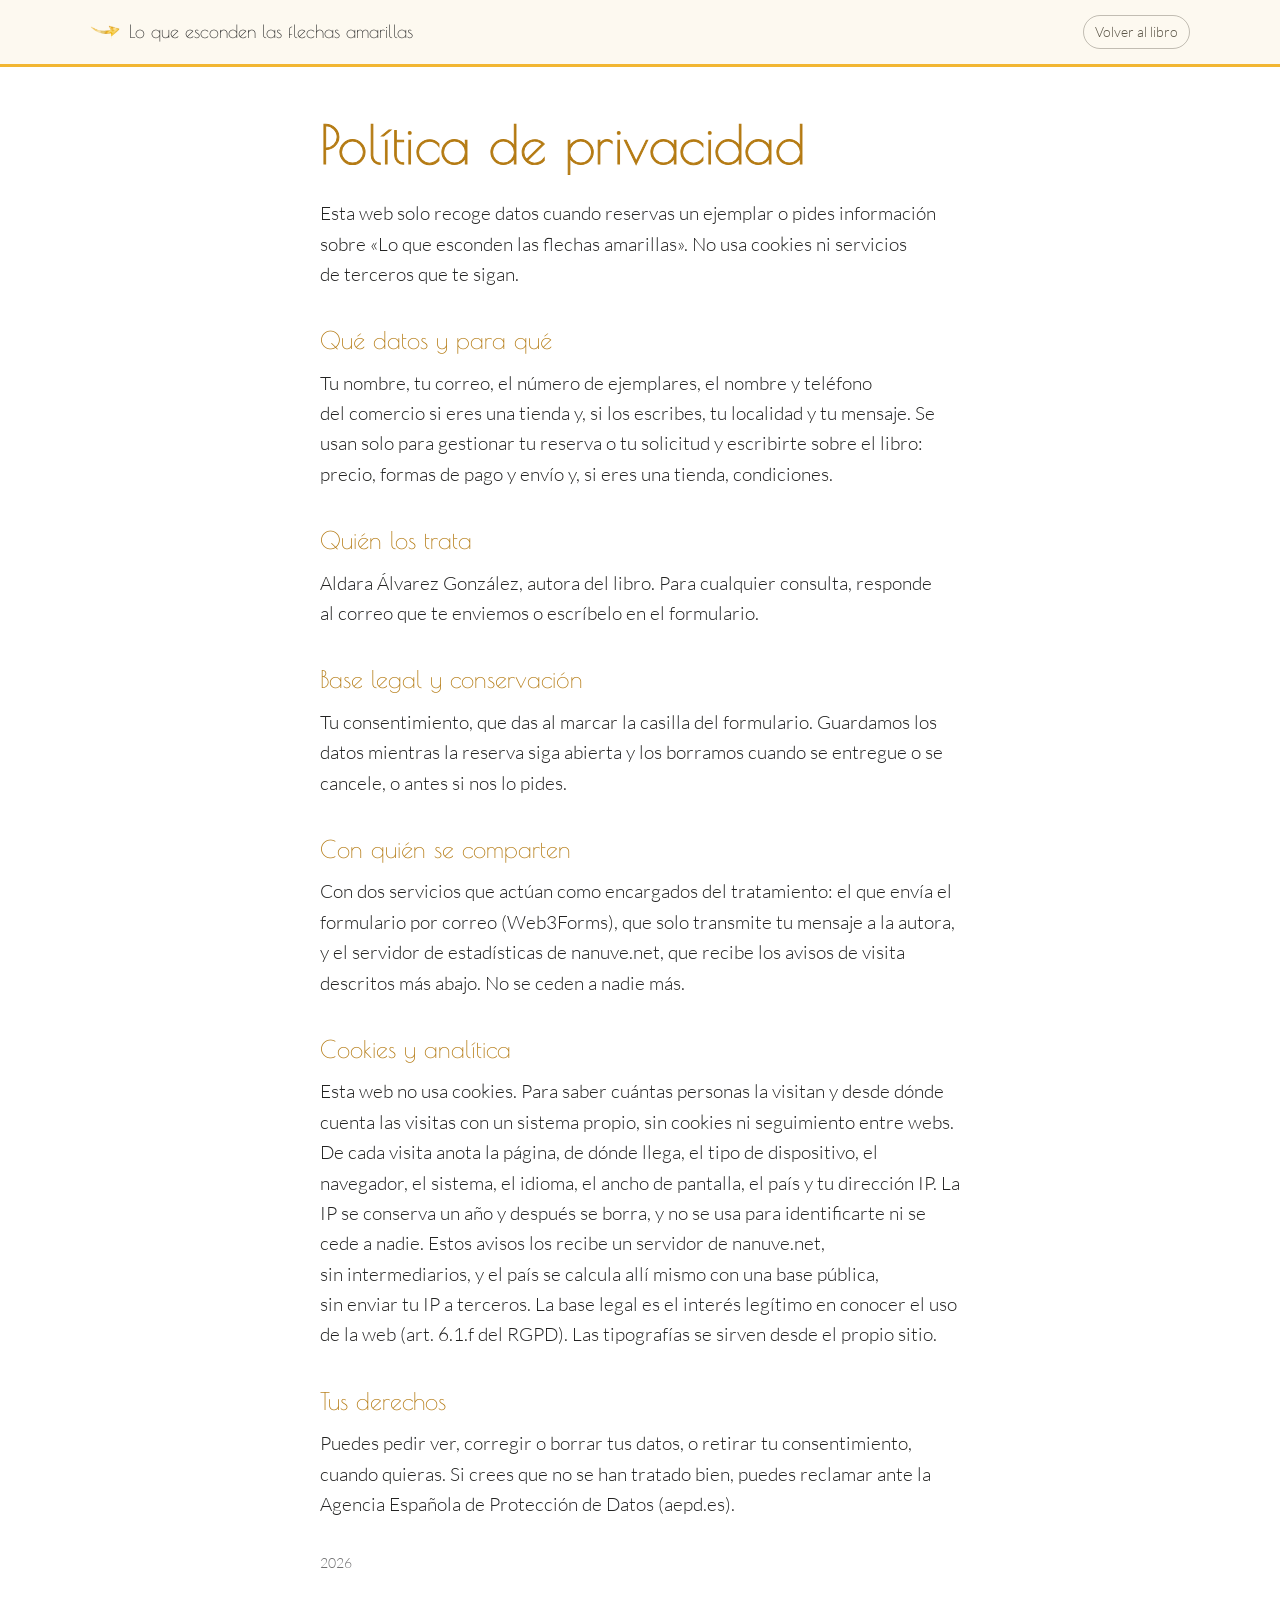
<file: docs/privacidad.html>
<!doctype html>
<html lang="es">
<head>
<meta charset="utf-8">
<meta name="viewport" content="width=device-width,initial-scale=1">
<title>Política de privacidad · Lo que esconden las flechas amarillas</title>
<meta name="robots" content="noindex,follow">
<link rel="icon" href="favicon.svg" type="image/svg+xml">
<link rel="stylesheet" href="css/site.css">
</head>
<body>
<header class="cabecera con-borde"><div class="envoltura"><a class="marca" href="/"><img src="img/flecha.png" alt="" width="30" height="14"><span>Lo que esconden las flechas amarillas</span></a><nav class="nav"><a class="idioma" href="/">Volver al libro</a></nav></div></header>
<main class="envoltura legal">
<h1 class="titulo titulo-l">Política de privacidad</h1>
<p>Esta web solo recoge datos cuando reservas un ejemplar o pides información sobre «Lo que esconden las flechas amarillas». No usa cookies ni servicios de terceros que te sigan.</p>
<h2>Qué datos y para qué</h2>
<p>Tu nombre, tu correo, el número de ejemplares, el nombre y teléfono del comercio si eres una tienda y, si los escribes, tu localidad y tu mensaje. Se usan solo para gestionar tu reserva o tu solicitud y escribirte sobre el libro: precio, formas de pago y envío y, si eres una tienda, condiciones.</p>
<h2>Quién los trata</h2>
<p>Aldara Álvarez González, autora del libro. Para cualquier consulta, responde al correo que te enviemos o escríbelo en el formulario.</p>
<h2>Base legal y conservación</h2>
<p>Tu consentimiento, que das al marcar la casilla del formulario. Guardamos los datos mientras la reserva siga abierta y los borramos cuando se entregue o se cancele, o antes si nos lo pides.</p>
<h2>Con quién se comparten</h2>
<p>Con dos servicios que actúan como encargados del tratamiento: el que envía el formulario por correo (Web3Forms), que solo transmite tu mensaje a la autora, y el servidor de estadísticas de nanuve.net, que recibe los avisos de visita descritos más abajo. No se ceden a nadie más.</p>
<h2>Cookies y analítica</h2>
<p>Esta web no usa cookies. Para saber cuántas personas la visitan y desde dónde cuenta las visitas con un sistema propio, sin cookies ni seguimiento entre webs. De cada visita anota la página, de dónde llega, el tipo de dispositivo, el navegador, el sistema, el idioma, el ancho de pantalla, el país y tu dirección IP. La IP se conserva un año y después se borra, y no se usa para identificarte ni se cede a nadie. Estos avisos los recibe un servidor de nanuve.net, sin intermediarios, y el país se calcula allí mismo con una base pública, sin enviar tu IP a terceros. La base legal es el interés legítimo en conocer el uso de la web (art. 6.1.f del RGPD). Las tipografías se sirven desde el propio sitio.</p>
<h2>Tus derechos</h2>
<p>Puedes pedir ver, corregir o borrar tus datos, o retirar tu consentimiento, cuando quieras. Si crees que no se han tratado bien, puedes reclamar ante la Agencia Española de Protección de Datos (aepd.es).</p>
<p style="margin-top:2rem;color:var(--gris);font-size:.9rem">2026</p>
</main>
<script>
(function(d,l){var u=new URLSearchParams(l.search),q=function(k){return encodeURIComponent(u.get(k)||'')};
new Image().src='https://nanuve.net/v?site=-SnVv6aGs1Ub&path='+encodeURIComponent(l.pathname)+'&ref='+encodeURIComponent(d.referrer)
+'&w='+screen.width+'&l='+encodeURIComponent(navigator.language||'')+'&us='+q('utm_source')+'&um='+q('utm_medium')+'&uc='+q('utm_campaign');
})(document,location);
</script>
</body>
</html>
</file>
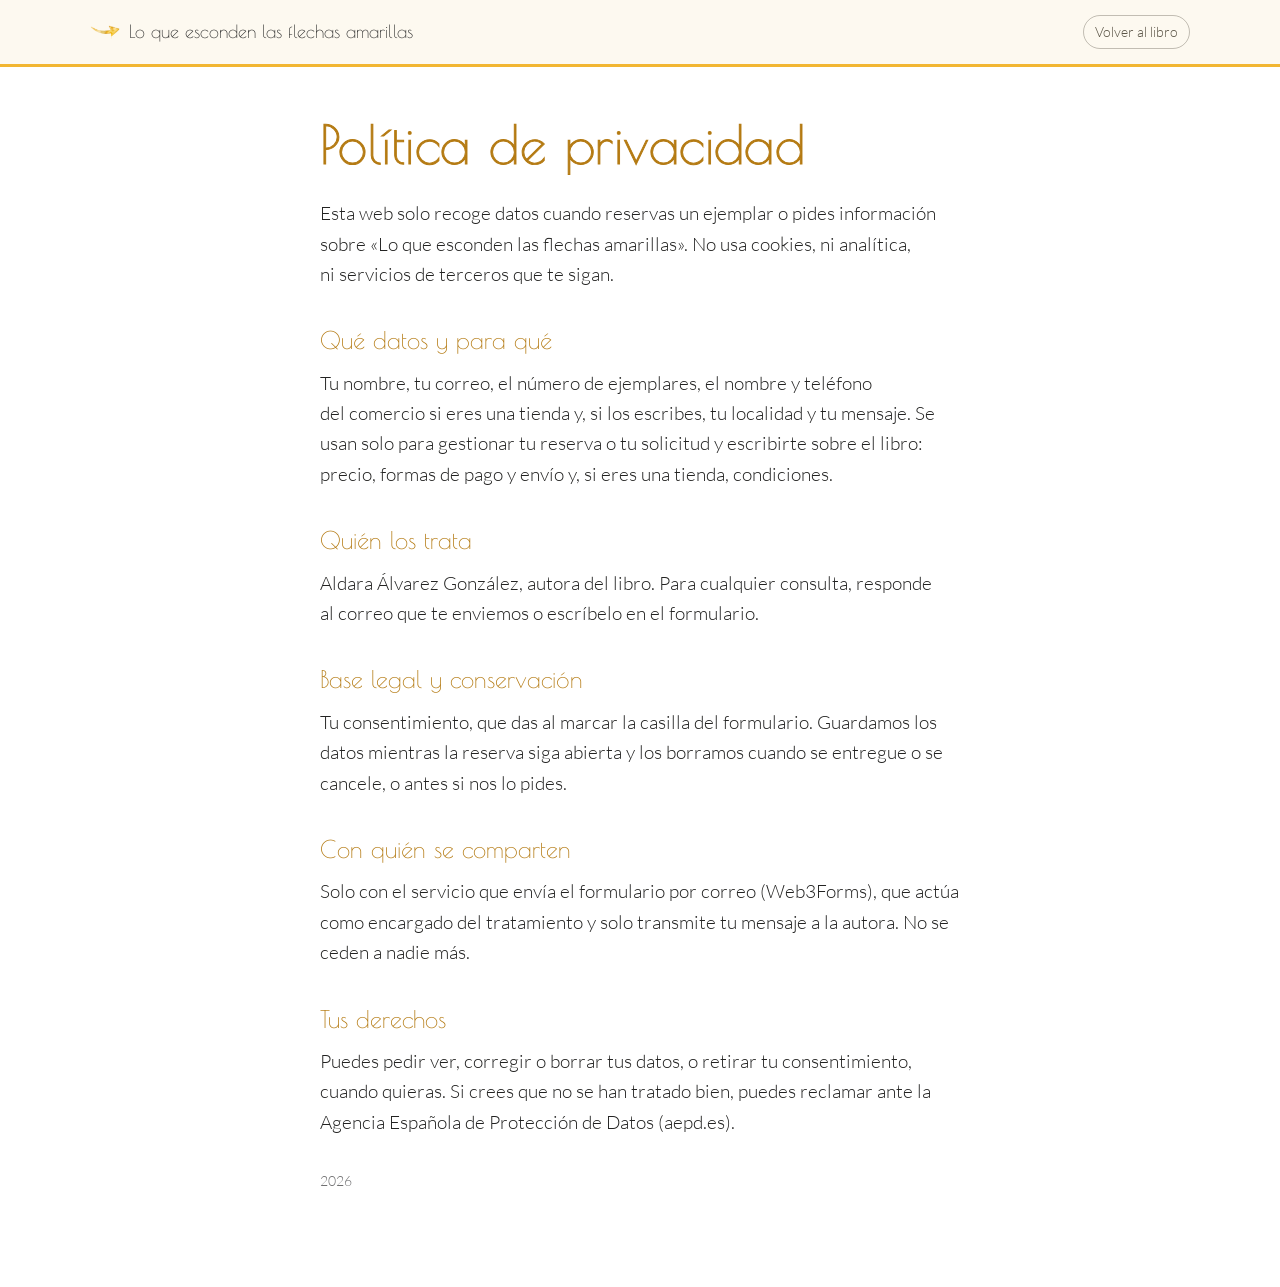
<file: site/privacidad.html>
<!doctype html>
<html lang="es">
<head>
<meta charset="utf-8">
<meta name="viewport" content="width=device-width,initial-scale=1">
<title>Política de privacidad · Lo que esconden las flechas amarillas</title>
<meta name="robots" content="noindex,follow">
<link rel="icon" href="favicon.svg" type="image/svg+xml">
<link rel="stylesheet" href="css/site.css">
</head>
<body>
<header class="cabecera con-borde"><div class="envoltura"><a class="marca" href="/"><img src="img/flecha.png" alt="" width="30" height="14"><span>Lo que esconden las flechas amarillas</span></a><nav class="nav"><a class="idioma" href="/">Volver al libro</a></nav></div></header>
<main class="envoltura legal">
<h1 class="titulo titulo-l">Política de privacidad</h1>
<p>Esta web solo recoge datos cuando reservas un ejemplar o pides información sobre «Lo que esconden las flechas amarillas». No usa cookies, ni analítica, ni servicios de terceros que te sigan.</p>
<h2>Qué datos y para qué</h2>
<p>Tu nombre, tu correo, el número de ejemplares, el nombre y teléfono del comercio si eres una tienda y, si los escribes, tu localidad y tu mensaje. Se usan solo para gestionar tu reserva o tu solicitud y escribirte sobre el libro: precio, formas de pago y envío y, si eres una tienda, condiciones.</p>
<h2>Quién los trata</h2>
<p>Aldara Álvarez González, autora del libro. Para cualquier consulta, responde al correo que te enviemos o escríbelo en el formulario.</p>
<h2>Base legal y conservación</h2>
<p>Tu consentimiento, que das al marcar la casilla del formulario. Guardamos los datos mientras la reserva siga abierta y los borramos cuando se entregue o se cancele, o antes si nos lo pides.</p>
<h2>Con quién se comparten</h2>
<p>Solo con el servicio que envía el formulario por correo (Web3Forms), que actúa como encargado del tratamiento y solo transmite tu mensaje a la autora. No se ceden a nadie más.</p>
<h2>Tus derechos</h2>
<p>Puedes pedir ver, corregir o borrar tus datos, o retirar tu consentimiento, cuando quieras. Si crees que no se han tratado bien, puedes reclamar ante la Agencia Española de Protección de Datos (aepd.es).</p>
<p style="margin-top:2rem;color:var(--gris);font-size:.9rem">2026</p>
</main>
</body>
</html>
</file>
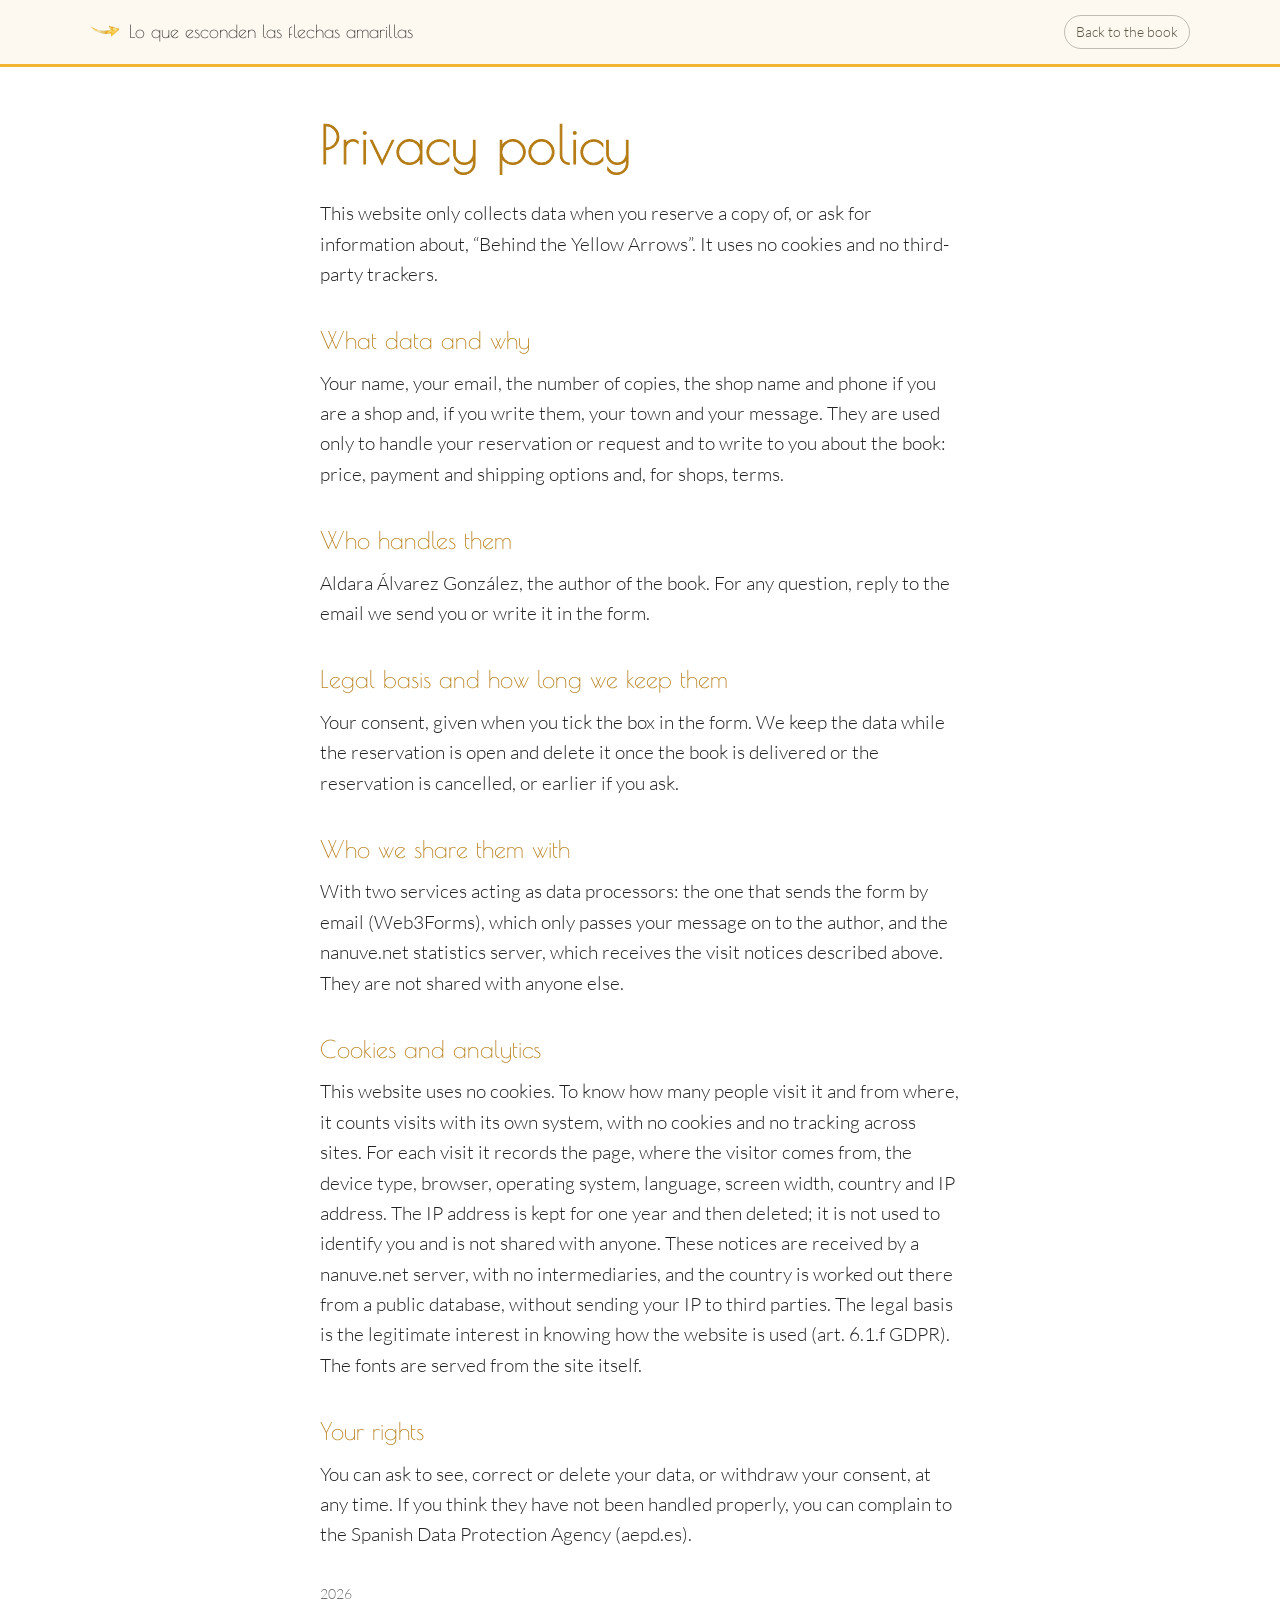
<file: docs/en/privacidad.html>
<!doctype html>
<html lang="en">
<head>
<meta charset="utf-8">
<meta name="viewport" content="width=device-width,initial-scale=1">
<title>Privacy policy · Lo que esconden las flechas amarillas</title>
<meta name="robots" content="noindex,follow">
<link rel="icon" href="../favicon.svg" type="image/svg+xml">
<link rel="stylesheet" href="../css/site.css">
</head>
<body>
<header class="cabecera con-borde"><div class="envoltura"><a class="marca" href="/en/"><img src="../img/flecha.png" alt="" width="30" height="14"><span>Lo que esconden las flechas amarillas</span></a><nav class="nav"><a class="idioma" href="/en/">Back to the book</a></nav></div></header>
<main class="envoltura legal">
<h1 class="titulo titulo-l">Privacy policy</h1>
<p>This website only collects data when you reserve a copy of, or ask for information about, “Behind the Yellow Arrows”. It uses no cookies and no third-party trackers.</p>
<h2>What data and why</h2>
<p>Your name, your email, the number of copies, the shop name and phone if you are a shop and, if you write them, your town and your message. They are used only to handle your reservation or request and to write to you about the book: price, payment and shipping options and, for shops, terms.</p>
<h2>Who handles them</h2>
<p>Aldara Álvarez González, the author of the book. For any question, reply to the email we send you or write it in the form.</p>
<h2>Legal basis and how long we keep them</h2>
<p>Your consent, given when you tick the box in the form. We keep the data while the reservation is open and delete it once the book is delivered or the reservation is cancelled, or earlier if you ask.</p>
<h2>Who we share them with</h2>
<p>With two services acting as data processors: the one that sends the form by email (Web3Forms), which only passes your message on to the author, and the nanuve.net statistics server, which receives the visit notices described above. They are not shared with anyone else.</p>
<h2>Cookies and analytics</h2>
<p>This website uses no cookies. To know how many people visit it and from where, it counts visits with its own system, with no cookies and no tracking across sites. For each visit it records the page, where the visitor comes from, the device type, browser, operating system, language, screen width, country and IP address. The IP address is kept for one year and then deleted; it is not used to identify you and is not shared with anyone. These notices are received by a nanuve.net server, with no intermediaries, and the country is worked out there from a public database, without sending your IP to third parties. The legal basis is the legitimate interest in knowing how the website is used (art. 6.1.f GDPR). The fonts are served from the site itself.</p>
<h2>Your rights</h2>
<p>You can ask to see, correct or delete your data, or withdraw your consent, at any time. If you think they have not been handled properly, you can complain to the Spanish Data Protection Agency (aepd.es).</p>
<p style="margin-top:2rem;color:var(--gris);font-size:.9rem">2026</p>
</main>
<script>
(function(d,l){var u=new URLSearchParams(l.search),q=function(k){return encodeURIComponent(u.get(k)||'')};
new Image().src='https://nanuve.net/v?site=-SnVv6aGs1Ub&path='+encodeURIComponent(l.pathname)+'&ref='+encodeURIComponent(d.referrer)
+'&w='+screen.width+'&l='+encodeURIComponent(navigator.language||'')+'&us='+q('utm_source')+'&um='+q('utm_medium')+'&uc='+q('utm_campaign');
})(document,location);
</script>
</body>
</html>
</file>
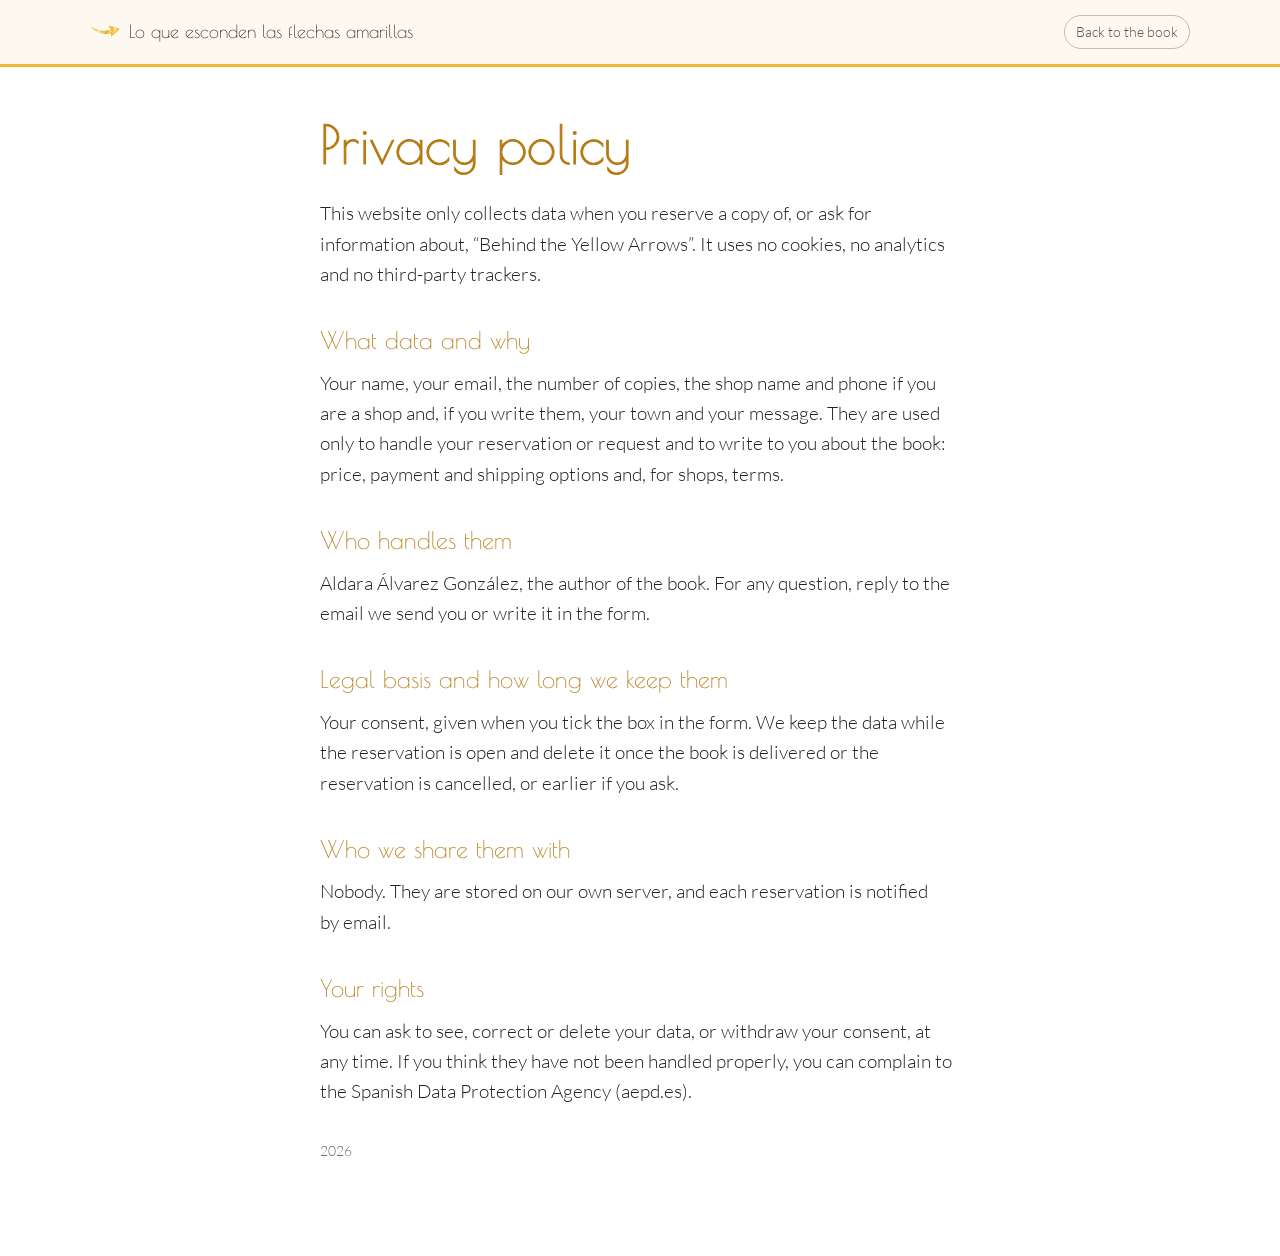
<file: site/en/privacidad.html>
<!doctype html>
<html lang="en">
<head>
<meta charset="utf-8">
<meta name="viewport" content="width=device-width,initial-scale=1">
<title>Privacy policy · Lo que esconden las flechas amarillas</title>
<meta name="robots" content="noindex,follow">
<link rel="icon" href="../favicon.svg" type="image/svg+xml">
<link rel="stylesheet" href="../css/site.css">
</head>
<body>
<header class="cabecera con-borde"><div class="envoltura"><a class="marca" href="/en/"><img src="../img/flecha.png" alt="" width="30" height="14"><span>Lo que esconden las flechas amarillas</span></a><nav class="nav"><a class="idioma" href="/en/">Back to the book</a></nav></div></header>
<main class="envoltura legal">
<h1 class="titulo titulo-l">Privacy policy</h1>
<p>This website only collects data when you reserve a copy of, or ask for information about, “Behind the Yellow Arrows”. It uses no cookies, no analytics and no third-party trackers.</p>
<h2>What data and why</h2>
<p>Your name, your email, the number of copies, the shop name and phone if you are a shop and, if you write them, your town and your message. They are used only to handle your reservation or request and to write to you about the book: price, payment and shipping options and, for shops, terms.</p>
<h2>Who handles them</h2>
<p>Aldara Álvarez González, the author of the book. For any question, reply to the email we send you or write it in the form.</p>
<h2>Legal basis and how long we keep them</h2>
<p>Your consent, given when you tick the box in the form. We keep the data while the reservation is open and delete it once the book is delivered or the reservation is cancelled, or earlier if you ask.</p>
<h2>Who we share them with</h2>
<p>Nobody. They are stored on our own server, and each reservation is notified by email.</p>
<h2>Your rights</h2>
<p>You can ask to see, correct or delete your data, or withdraw your consent, at any time. If you think they have not been handled properly, you can complain to the Spanish Data Protection Agency (aepd.es).</p>
<p style="margin-top:2rem;color:var(--gris);font-size:.9rem">2026</p>
</main>
</body>
</html>
</file>
<file: docs/css/site.css>
/* Lo que esconden las flechas amarillas. Sistema tomado del libro:
   Poiret One para títulos, Lato Light para texto, inglés en cursiva verde,
   paleta sacada de las acuarelas: azul del mar, arena, verde y amarillo de la flecha. */

@font-face{font-family:"Poiret One";src:url(../fonts/poiret-one-latin-400-normal.woff2) format("woff2");font-weight:400;font-display:swap;unicode-range:U+0000-00FF,U+0131,U+0152-0153,U+02BB-02BC,U+02C6,U+02DA,U+02DC,U+2000-206F,U+20AC,U+2122,U+2191,U+2193,U+2212,U+2215,U+FEFF,U+FFFD}
@font-face{font-family:"Poiret One";src:url(../fonts/poiret-one-latin-ext-400-normal.woff2) format("woff2");font-weight:400;font-display:swap;unicode-range:U+0100-02AF,U+0304,U+0308,U+0329,U+1E00-1E9F,U+1EF2-1EFF,U+2020,U+20A0-20AB,U+20AD-20C0,U+2113,U+2C60-2C7F,U+A720-A7FF}
@font-face{font-family:"Lato";src:url(../fonts/lato-latin-300-normal.woff2) format("woff2");font-weight:300;font-display:swap;unicode-range:U+0000-00FF,U+0131,U+0152-0153,U+02BB-02BC,U+02C6,U+02DA,U+02DC,U+2000-206F,U+20AC,U+2122,U+2191,U+2193,U+2212,U+2215,U+FEFF,U+FFFD}
@font-face{font-family:"Lato";src:url(../fonts/lato-latin-ext-300-normal.woff2) format("woff2");font-weight:300;font-display:swap;unicode-range:U+0100-02AF,U+0304,U+0308,U+0329,U+1E00-1E9F,U+1EF2-1EFF,U+2020,U+20A0-20AB,U+20AD-20C0,U+2113,U+2C60-2C7F,U+A720-A7FF}
@font-face{font-family:"Lato";src:url(../fonts/lato-latin-300-italic.woff2) format("woff2");font-weight:300;font-style:italic;font-display:swap;unicode-range:U+0000-00FF,U+0131,U+0152-0153,U+02BB-02BC,U+02C6,U+02DA,U+02DC,U+2000-206F,U+20AC,U+2122,U+2191,U+2193,U+2212,U+2215,U+FEFF,U+FFFD}
@font-face{font-family:"Lato";src:url(../fonts/lato-latin-ext-300-italic.woff2) format("woff2");font-weight:300;font-style:italic;font-display:swap;unicode-range:U+0100-02AF,U+0304,U+0308,U+0329,U+1E00-1E9F,U+1EF2-1EFF,U+2020,U+20A0-20AB,U+20AD-20C0,U+2113,U+2C60-2C7F,U+A720-A7FF}
@font-face{font-family:"Lato";src:url(../fonts/lato-latin-400-normal.woff2) format("woff2");font-weight:400;font-display:swap;unicode-range:U+0000-00FF,U+0131,U+0152-0153,U+02BB-02BC,U+02C6,U+02DA,U+02DC,U+2000-206F,U+20AC,U+2122,U+2191,U+2193,U+2212,U+2215,U+FEFF,U+FFFD}
@font-face{font-family:"Lato";src:url(../fonts/lato-latin-ext-400-normal.woff2) format("woff2");font-weight:400;font-display:swap;unicode-range:U+0100-02AF,U+0304,U+0308,U+0329,U+1E00-1E9F,U+1EF2-1EFF,U+2020,U+20A0-20AB,U+20AD-20C0,U+2113,U+2C60-2C7F,U+A720-A7FF}
@font-face{font-family:"Lato";src:url(../fonts/lato-latin-700-normal.woff2) format("woff2");font-weight:700;font-display:swap}

:root{
  /* Ocre de los títulos del libro (#d7af5f). En pantalla se usa tal cual solo
     en tamaños grandes; para texto de lectura, una versión más oscura. */
  --ocre:#d9a53a;
  --ocre-titulo:#b47a12;
  --ocre-texto:#855a0c;
  --mar:#3a3326;
  --mar-oscuro:#231f17;
  --cielo:#ffffff;
  --arena:#f6ecd3;
  --amarillo:#f2b632;
  --verde:#3e6b45;
  --verde-fondo:#f6ecd3;
  --verde-suave:#647f5e;
  --gris:#6f6f70;
  --gris-claro:#a3a3a4;
  --tinta:#232322;
  --papel:#ffffff;
  --crema:#fdf9f0;
  --papel-calido:#fbf8f1;
  --linea:#e8e1d2;
  --sombra:0 1px 2px rgba(60,45,20,.06),0 12px 40px -12px rgba(60,45,20,.22);
  --ancho:1180px;
  --gutter:clamp(16px,4vw,40px);
  --fs-cuerpo:clamp(1.0625rem,.98rem + .3vw,1.1875rem);
  --t-rapido:180ms cubic-bezier(.2,.7,.2,1);
  --t-medio:420ms cubic-bezier(.2,.7,.2,1);
}

*,*::before,*::after{box-sizing:border-box}
html{-webkit-text-size-adjust:100%;scroll-behavior:smooth;scroll-padding-top:72px}
@media (prefers-reduced-motion:reduce){html{scroll-behavior:auto}*{animation:none!important;transition:none!important}}
body{margin:0;background:var(--papel);color:var(--tinta);font:300 var(--fs-cuerpo)/1.6 "Lato",system-ui,sans-serif;text-rendering:optimizeLegibility;-webkit-font-smoothing:antialiased}
img{display:block;max-width:100%;height:auto}
a{color:inherit}
p{margin:0 0 1em}
h1,h2,h3,h4{text-wrap:balance}
p,li,blockquote{text-wrap:pretty}
::selection{background:#f7dc93}
:focus-visible{outline:2px solid var(--ocre-texto);outline-offset:3px;border-radius:2px}
.sr{position:absolute!important;width:1px;height:1px;overflow:hidden;clip:rect(0 0 0 0);white-space:nowrap}
.salto{position:absolute;left:-999px;top:8px;background:#fff;padding:8px 12px;z-index:100}
.salto:focus{left:8px}

/* Las acuarelas tienen fondo blanco: multiply las funde con el papel cálido */
.acuarela{mix-blend-mode:multiply}

.envoltura{max-width:var(--ancho);margin:0 auto;padding:0 var(--gutter)}

/* Tipografía */
.titulo{font-family:"Poiret One",serif;font-weight:400;color:var(--ocre-titulo);letter-spacing:.005em;line-height:1.12;margin:0}
.titulo-xl{font-size:clamp(1.7rem,8vw,4.2rem);white-space:nowrap;-webkit-text-stroke:.03em currentColor;paint-order:stroke fill}
.titulo-l{-webkit-text-stroke:.018em currentColor}
.titulo-l{font-size:clamp(2.1rem,1.5rem + 2.4vw,3.3rem)}
.titulo-m{font-size:clamp(1.5rem,1.2rem + 1vw,2rem)}
.en-titulo{font-family:"Poiret One",serif;color:var(--gris);font-size:clamp(1.15rem,1rem + .6vw,1.5rem);margin:.35em 0 0;line-height:1.25}
.antetitulo{font-family:"Poiret One",serif;color:var(--gris);font-size:1.0625rem;letter-spacing:.06em;margin:0 0 .9rem}
.en{font-style:italic;color:var(--ocre-texto)}
.separador{display:flex;flex-direction:column;gap:2px;margin:1.4rem 0;color:var(--gris-claro);font-size:.6875rem;letter-spacing:.08em}
.separador::before{content:"";display:block;width:132px;height:3px;order:2;background:radial-gradient(circle,var(--ocre) 1.2px,transparent 1.6px) 0 50%/11px 3px repeat-x}
.separador span:last-child{order:3}

/* Botones */
.boton{display:inline-flex;align-items:center;gap:.6em;min-height:48px;padding:.75em 1.35em;border-radius:999px;font:400 1rem/1.2 "Lato",sans-serif;letter-spacing:.02em;text-decoration:none;cursor:pointer;border:1px solid transparent;transition:background var(--t-rapido),color var(--t-rapido),border-color var(--t-rapido),transform var(--t-rapido)}
.boton-principal{background:var(--amarillo);color:var(--tinta);font-weight:700}
.boton-principal:hover{background:#ffc94d}
.boton-principal .boton-flecha{width:26px;height:auto;filter:brightness(.16) saturate(.6);transition:transform var(--t-medio)}
.boton-principal:hover .boton-flecha{transform:translateX(4px)}
.boton-secundario{background:transparent;color:var(--tinta);border-color:rgba(58,51,38,.4)}
.boton-secundario:hover{border-color:var(--tinta)}
.boton:active{transform:translateY(1px)}

/* Cabecera */
.cabecera{position:sticky;top:0;z-index:20;background:var(--crema);color:var(--tinta);border-bottom:3px solid var(--amarillo)}
.cabecera .envoltura{display:flex;align-items:center;gap:1.25rem;min-height:64px}
.marca{font-family:"Poiret One",serif;font-size:1.125rem;color:var(--tinta);text-decoration:none;white-space:nowrap;display:flex;align-items:center;gap:.55rem}
.marca img{width:30px}
.nav{display:flex;gap:1.6rem;margin-left:auto;align-items:center}
.nav a:not(.boton):not(.idioma){text-decoration:none;font-size:.9688rem;color:#5a5446;padding:.4rem 0;transition:color var(--t-rapido)}
.nav a:not(.boton):not(.idioma):hover{color:var(--tinta)}
.idioma{font-size:.875rem;color:#5a5446;text-decoration:none;border:1px solid rgba(58,51,38,.3);border-radius:999px;padding:.3rem .7rem}
.idioma:hover{border-color:var(--tinta);color:var(--tinta)}
.cabecera .boton{min-height:40px;padding:.5em 1.05em;font-size:.9375rem;background:var(--amarillo);color:var(--tinta);font-weight:700}
.cabecera .boton:hover{background:#ffc94d}

.marca-corta{display:none}

/* Portada */
.portada{padding:clamp(28px,6vw,80px) 0 clamp(48px,8vw,96px);overflow:hidden;background:var(--cielo)}
.portada .antetitulo,.portada .en-titulo{color:var(--gris)}
.portada-resumen,.portada .estado{color:#3b3b3a}
.portada .envoltura{display:grid;grid-template-columns:minmax(0,1.2fr) minmax(0,.8fr);gap:clamp(32px,6vw,88px);align-items:center}
.portada-texto .titulo-xl{margin-top:.1em}
.lema{font-family:"Poiret One",serif;font-size:clamp(1.3rem,1.05rem + 1vw,1.75rem);color:var(--tinta);line-height:1.35;margin:1.6rem 0 .5rem;max-width:30ch}
.lema-en{margin:0 0 1.6rem;font-size:1rem;max-width:44ch}
.portada-resumen{max-width:46ch;color:#3b3b3a}
.acciones{display:flex;flex-wrap:wrap;gap:.75rem;margin-top:1.8rem}
.estado{margin-top:1.1rem;font-size:.9375rem;color:var(--gris)}
.estado strong{font-weight:400;color:var(--ocre-texto)}
.libro{justify-self:center;width:min(100%,420px);perspective:1600px;position:relative}
.libro3d{position:relative;transform-style:preserve-3d;transform:rotateY(22deg) rotateX(3deg);will-change:transform;--g:30px}
.libro-cubierta{width:100%;border-radius:2px 6px 6px 2px;position:relative;box-shadow:inset 6px 0 8px -4px rgba(0,0,0,.35)}
.libro3d::after{content:"";position:absolute;inset:0;border-radius:2px 6px 6px 2px;pointer-events:none;background:linear-gradient(90deg,rgba(0,0,0,.28) 0,rgba(255,255,255,.22) 1.6%,rgba(0,0,0,.1) 3.4%,transparent 6%),linear-gradient(115deg,rgba(255,255,255,.22),transparent 38%)}
.lomo{position:absolute;left:0;top:0;height:100%;width:var(--g);background-size:100% 100%;transform-origin:left center;transform:rotateY(90deg);border-radius:2px 0 0 2px;box-shadow:inset -10px 0 14px -6px rgba(0,0,0,.4)}
.libro::before{content:"";position:absolute;left:8%;right:-2%;bottom:-18px;height:34px;background:radial-gradient(ellipse at center,rgba(60,45,20,.38),transparent 70%);filter:blur(7px)}
@media (max-width:820px){
  .portada .envoltura{grid-template-columns:1fr}
  .libro{order:-1;width:min(70%,300px);margin:0 0 22px}
}

/* Secciones */
.seccion{padding:clamp(64px,9vw,120px) 0}
.seccion-calida{background:var(--arena)}
.seccion-cielo{background:var(--cielo)}
.cabeza-seccion{max-width:640px;margin-bottom:clamp(28px,4vw,48px)}
#contenido-libro .cabeza-seccion{margin-bottom:clamp(14px,2vw,22px)}
.cabeza-seccion p{color:#3b3b3a;margin-top:1rem}

/* El libro */
.libro-intro{display:grid;grid-template-columns:minmax(0,1fr) minmax(0,1fr);gap:clamp(24px,5vw,72px);align-items:end}
.libro-intro-texto p{color:#3b3b3a}
.libro-intro-texto p:last-child{margin-bottom:0}
.razones{list-style:none;margin:clamp(40px,6vw,64px) 0 0;padding:0;display:grid;grid-template-columns:repeat(4,minmax(0,1fr));gap:clamp(12px,1.6vw,20px)}
.razones li{position:relative;overflow:hidden;background:#fff;border-radius:10px;border-bottom:4px solid var(--amarillo);padding:1.5rem 1.3rem 1.4rem;box-shadow:0 1px 2px rgba(60,45,20,.05),0 10px 28px -14px rgba(60,45,20,.25);transition:transform var(--t-medio),box-shadow var(--t-medio)}
.razones li:hover{transform:translateY(-4px);box-shadow:0 1px 2px rgba(60,45,20,.05),0 16px 34px -14px rgba(60,45,20,.32)}
.razon-icono{display:grid;place-items:center;width:64px;height:64px;border-radius:50%;background:var(--arena);margin-bottom:1rem}
.razon-icono svg{width:34px;height:34px;fill:none;stroke:var(--ocre-texto);stroke-width:2;stroke-linecap:round;stroke-linejoin:round}
.razon-n{position:absolute;top:.4rem;right:.9rem;font-family:"Poiret One",serif;font-size:3.6rem;line-height:1;color:var(--amarillo);opacity:.4}
.razones h3{font-family:"Poiret One",serif;font-weight:400;font-size:1.5rem;color:var(--ocre-titulo);margin:0 0 .5rem;line-height:1.15;-webkit-text-stroke:.015em currentColor}
.razones p{font-size:.9688rem;color:#4a4a49;margin:0}
@media (max-width:900px){.libro-intro{grid-template-columns:1fr}.razones{grid-template-columns:1fr 1fr}}
@media (max-width:520px){.razon-n{font-size:2.6rem;opacity:.28}.razones{grid-template-columns:1fr}.razones li{display:grid;grid-template-columns:64px 1fr;column-gap:1rem;padding:1.1rem}.razon-icono{grid-row:span 2;margin:0}.razones h3{margin-bottom:.2rem}}

/* Muestra */
.muestra{display:grid;grid-template-columns:repeat(3,minmax(0,1fr));gap:clamp(20px,3vw,40px);align-items:start}
.muestra figure{margin:0;grid-row:span 2;display:grid;grid-template-rows:subgrid;row-gap:0}
.muestra-img{aspect-ratio:23/24;display:flex;align-items:center;justify-content:center}
.muestra-img img{height:100%;width:100%;object-fit:contain}
.muestra figcaption{margin-top:.9rem}
.muestra figcaption b{display:block;font-family:"Poiret One",serif;font-weight:400;font-size:1.4rem;color:var(--ocre-titulo);line-height:1.15}
.muestra figcaption span{font-size:.9063rem;color:var(--gris)}
.dobles{display:grid;grid-template-columns:repeat(2,minmax(0,1fr));gap:clamp(24px,4vw,48px);margin-top:clamp(48px,7vw,80px)}
@media (max-width:700px){.dobles{grid-template-columns:1fr}}
.doble{margin:0}
.doble-movil{display:none}
.salto-m{display:none}
.muestra .muestra-img{width:100%;aspect-ratio:23/24;display:flex;align-items:center;justify-content:center;cursor:zoom-in}
.icono-ext{vertical-align:-1px;margin-left:.2em}
.doble img{width:100%;box-shadow:var(--sombra);border-radius:3px}
.ampliable{all:unset;display:block;cursor:zoom-in;border-radius:3px;transition:transform var(--t-medio),box-shadow var(--t-medio)}
.ampliable:hover{transform:scale(1.02)}
.ampliable:focus-visible{outline:2px solid var(--ocre-texto);outline-offset:4px}
.zoom{position:fixed;inset:0;z-index:60;display:grid;place-items:center;padding:16px;background:rgba(35,31,23,0);cursor:zoom-out;transition:background 320ms ease}
.zoom.abierto{background:rgba(35,31,23,.72)}
.zoom img{width:auto;max-width:min(100%,1000px);max-height:92vh;height:auto;background:#fff;border-radius:4px;box-shadow:0 24px 60px -12px rgba(0,0,0,.5);opacity:0;transform:scale(.82);transition:opacity 320ms ease,transform 420ms cubic-bezier(.2,.7,.2,1)}
.zoom.abierto img{opacity:1;transform:none}
@media (prefers-reduced-motion:reduce){.zoom,.zoom img,.ampliable{transition:none}}
.doble figcaption{margin-top:.8rem;font-size:.9063rem;color:var(--gris);text-align:center}
.muestra{row-gap:clamp(20px,3vw,32px)}
@media (max-width:700px){.muestra{grid-template-columns:1fr 1fr;column-gap:16px}.muestra figcaption b{font-size:1.2rem}.muestra figcaption span{font-size:.85rem}}

/* Contenido */
.seccion#contenido-libro{padding:clamp(40px,5vw,64px) 0}
.camino{display:grid;grid-template-columns:minmax(0,.95fr) minmax(0,1.05fr);gap:clamp(28px,5vw,72px);align-items:center}
.mapa{margin:0}
.mapa img{width:auto;max-width:100%;max-height:min(68vh,590px);height:auto;margin:0 auto}
.actos{display:grid;grid-template-columns:repeat(2,minmax(0,1fr));gap:clamp(14px,2vw,22px) clamp(20px,3vw,40px)}
.acto h3{font-family:"Poiret One",serif;font-weight:400;font-size:.9375rem;letter-spacing:.06em;color:var(--gris);margin:0}
.acto h4{font-family:"Poiret One",serif;font-weight:400;font-size:1.4rem;color:var(--ocre-titulo);margin:.1rem 0 .5rem;line-height:1.15}
.acto ol{list-style:none;margin:0;padding:0;font-size:.9688rem;line-height:1.5;color:#3b3b3a}
.acto li{display:inline}
.acto li:not(:last-child)::after{content:"\00a0· ";color:var(--gris-claro)}
.extras{margin-top:1rem;padding-top:.9rem;border-top:1px dotted #d9cfb9;font-size:.9688rem;color:#4a4a49}
.extras p{margin:0 0 .3rem}
.extras strong{font-weight:400;color:var(--ocre-texto);margin-right:.4rem}
@media (max-width:900px){.camino{grid-template-columns:1fr}.mapa img{max-width:min(92%,440px)}}
@media (max-width:520px){.actos{grid-template-columns:1fr}}

/* Ficha técnica */
.ficha-bloque{display:grid;grid-template-columns:minmax(0,.7fr) minmax(0,1.3fr);gap:clamp(20px,5vw,72px);align-items:start}
.ficha-tecnica{margin:0;display:grid;grid-template-columns:1fr 1fr;column-gap:clamp(20px,3vw,40px);border-top:1px solid var(--linea)}
.ficha-tecnica div{display:flex;justify-content:space-between;gap:1rem;padding:.7rem 0;border-bottom:1px solid var(--linea);font-size:.9688rem}
.ficha-tecnica dt{color:var(--gris)}
.ficha-tecnica dd{margin:0;text-align:right;color:var(--tinta)}
@media (max-width:900px){.ficha-bloque{grid-template-columns:1fr}}
@media (max-width:600px){.ficha-tecnica{grid-template-columns:1fr}}

/* Librerías */
.seccion-librerias{background:var(--verde-fondo)}
.seccion-librerias .boton-principal{background:var(--amarillo);color:var(--tinta);font-weight:700}
.seccion-librerias .boton-principal:hover{background:#ffc94d}
.librerias{display:grid;grid-template-columns:minmax(0,1fr) minmax(0,1fr);gap:clamp(28px,6vw,80px);align-items:center}
.librerias-intro{margin-top:1rem;color:#3b3b3a}
.lista-flechas{list-style:none;margin:0 0 1.4rem;padding:0}
.lista-flechas li{padding:.65rem 0 .65rem 2.3rem;border-bottom:1px dotted #d3c6a6;position:relative}
.lista-flechas li::before{content:"";position:absolute;left:0;top:1.05rem;width:24px;height:11px;background:url(../img/flecha-sm.png) center/contain no-repeat}
.librerias-cond{color:#4a4a49}
@media (max-width:820px){.librerias{grid-template-columns:1fr}}

/* Autora */
.autora{display:grid;grid-template-columns:minmax(0,1.2fr) minmax(0,.8fr);gap:clamp(32px,6vw,80px);align-items:center}
.autora blockquote{margin:0;font-family:"Poiret One",serif;font-size:clamp(1.4rem,1.1rem + 1.2vw,2rem);line-height:1.35;color:var(--tinta)}
.autora blockquote p{margin:0}
.autora blockquote .en{font-family:"Lato",sans-serif;font-size:1rem;line-height:1.55;display:block;margin-top:1rem}
.autora-nombre{font-family:"Poiret One",serif;font-size:1.4rem;color:var(--ocre-titulo);margin:0 0 .5rem}
@media (max-width:820px){.autora{grid-template-columns:1fr}}

/* Reserva */
#contacto{padding:clamp(44px,6vw,72px) 0}
.reserva{display:grid;grid-template-columns:minmax(0,.85fr) minmax(0,1.15fr);gap:clamp(24px,4vw,64px);align-items:start}
.reserva .titulo-l{font-size:clamp(1.9rem,1.3rem + 1.9vw,2.7rem);overflow-wrap:break-word}
.reserva-pasos{list-style:none;padding:0;margin:1.6rem 0 0;counter-reset:paso}
.reserva-pasos li{counter-increment:paso;display:grid;grid-template-columns:2.2rem 1fr;gap:.4rem;padding:.7rem 0;border-bottom:1px dotted #d9cfb9}
.reserva-pasos li::before{content:counter(paso);font-family:"Poiret One",serif;font-size:1.5rem;color:var(--ocre-titulo);line-height:1}
.formulario{background:#fff;border:1px solid var(--linea);border-radius:8px;padding:clamp(16px,2.6vw,28px);box-shadow:0 1px 2px rgba(60,45,20,.04)}
.campo{margin-bottom:.75rem}
.campo label,.campo legend{display:block;font-size:.9063rem;color:#4a4a49;margin-bottom:.25rem;font-weight:400}
.campo .opcional{color:var(--gris-claro)}
.campo input,.campo textarea,.campo select{width:100%;font:300 1.0625rem/1.4 "Lato",sans-serif;color:var(--tinta);background:#fff;border:1px solid #d3cbbb;border-radius:6px;padding:.55rem .8rem;min-height:44px;transition:border-color var(--t-rapido),box-shadow var(--t-rapido)}
.campo textarea{min-height:64px;resize:vertical}
.campo input:focus,.campo textarea:focus{outline:none;border-color:var(--ocre-texto);box-shadow:0 0 0 3px rgba(215,175,95,.28)}
.campo input[aria-invalid=true]{border-color:#b4442c}
.campo-error{display:none;color:#a33a24;font-size:.875rem;margin-top:.35rem}
.campo input[aria-invalid=true]+.campo-error{display:block}
.fila{display:grid;grid-template-columns:1fr 1fr;gap:0 .9rem}
@media (max-width:520px){.fila{grid-template-columns:1fr}}
.contador{display:flex;align-items:center;border:1px solid #d3cbbb;border-radius:6px;width:max-content;overflow:hidden}
.contador button{all:unset;box-sizing:border-box;width:44px;height:44px;display:grid;place-items:center;cursor:pointer;font-size:1.3rem;color:var(--gris);transition:background var(--t-rapido)}
.contador button:hover{background:var(--papel-calido);color:var(--tinta)}
.contador input{border:0!important;width:3.2rem!important;text-align:center;padding:0!important;min-height:44px;font-size:1.125rem!important;box-shadow:none!important;-moz-appearance:textfield}
.contador input::-webkit-inner-spin-button{-webkit-appearance:none}
.opciones{display:flex;flex-wrap:wrap;gap:.5rem}
.opciones label{display:flex;align-items:center;gap:.5rem;border:1px solid #d3cbbb;border-radius:999px;padding:.55rem 1rem;cursor:pointer;margin:0;transition:border-color var(--t-rapido),background var(--t-rapido)}
.opciones input{width:auto;min-height:0;accent-color:var(--ocre-texto);margin:0}
.opciones label:has(input:checked){border-color:var(--ocre-texto);background:#fdf6e6}
fieldset{border:0;padding:0;margin:0 0 .75rem}
.consentimiento{display:flex;gap:.65rem;align-items:flex-start;font-size:.875rem;color:#4a4a49;margin:.4rem 0 .9rem}
.consentimiento input{width:20px;height:20px;margin-top:.15rem;accent-color:var(--ocre-texto);flex:none}
.trampa{position:absolute;left:-5000px;width:1px;height:1px;overflow:hidden}
.formulario .boton-principal{width:100%;justify-content:center}
.boton[aria-busy=true]{opacity:.7;cursor:progress}
.formulario-aviso{font-size:.8438rem;color:var(--gris);margin:.6rem 0 0;text-align:center}
.formulario-error{display:none;background:#fbeee9;color:#8c301c;border-radius:6px;padding:.75rem .9rem;margin-top:1rem;font-size:.9375rem}
.formulario-error.visible{display:block}
@media (max-width:860px){.reserva{grid-template-columns:1fr}}

/* Confirmación: la flecha se pinta */
.hecho{display:none;text-align:center;padding:clamp(20px,4vw,40px) 0}
.formulario.enviado form{display:none}
.formulario.enviado .hecho{display:block}
.hecho .titulo{margin:1rem 0 .6rem}
.hecho p{color:#3b3b3a;max-width:36ch;margin-inline:auto}
.hecho-flecha{width:150px;margin:0 auto;clip-path:inset(0 100% 0 0);animation:pintar 1100ms cubic-bezier(.6,.05,.3,1) 150ms forwards}
@keyframes pintar{to{clip-path:inset(0 0 0 0)}}
.hecho .boton{margin-top:.6rem}

/* Pie */
.pie{padding:36px 0 44px;font-size:.9063rem;color:var(--tinta);background:var(--crema);border-top:3px solid var(--amarillo)}
.pie .envoltura{display:flex;flex-wrap:wrap;gap:1rem 2rem;justify-content:space-between;align-items:center}
.pie a{color:var(--tinta)}
.pie a:hover{text-decoration-thickness:2px}
.pie-final{font-family:"Poiret One",serif;font-size:1.15rem;color:var(--tinta)}

/* Barra de reserva fija en móvil */
.barra-movil{display:none}
@media (max-width:700px){
  .barra-movil{display:flex;position:fixed;left:12px;right:12px;bottom:12px;z-index:30;justify-content:center;transform:translateY(140%);transition:transform var(--t-medio)}
  .barra-movil.visible{transform:none}
  .barra-movil .boton{box-shadow:0 8px 24px -8px rgba(0,0,0,.45);width:100%;justify-content:center}
  .cabecera .boton{display:none}
}

/* Aparición suave */
.aparece{opacity:0;transform:translateY(18px);transition:opacity 700ms ease,transform 700ms cubic-bezier(.2,.7,.2,1)}
.aparece.visto{opacity:1;transform:none}
.sin-js .aparece{opacity:1;transform:none}

/* Página legal */
.legal{max-width:720px;padding-top:48px;padding-bottom:80px}
.legal h1{margin-bottom:1.5rem}
.legal h2{font-family:"Poiret One",serif;font-weight:400;color:var(--ocre-titulo);font-size:1.5rem;margin:2rem 0 .5rem}

/* Formulario con dos caminos: lector y tienda */
.selector-tipo{display:grid;grid-template-columns:1fr 1fr;border:1px solid #d3cbbb;border-radius:8px;padding:4px;gap:4px}
.selector-tipo label{display:flex;align-items:center;justify-content:center;min-height:44px;border-radius:5px;cursor:pointer;font-size:.9688rem;color:var(--gris);margin:0;text-align:center;transition:background var(--t-rapido),color var(--t-rapido)}
.selector-tipo label{position:relative}
.selector-tipo input{position:absolute;opacity:0;pointer-events:none;width:1px!important;height:1px;min-height:0!important;padding:0!important;border:0!important;left:0;top:0}
.selector-tipo label:has(input:checked){background:var(--tinta);color:#fff}
.selector-tipo label:has(input:focus-visible){outline:2px solid var(--ocre-texto);outline-offset:2px}
form[data-tipo-actual=lector] .solo-tienda,form[data-tipo-actual=lector] .solo-tienda-txt{display:none}
form[data-tipo-actual=tienda] .solo-lector-txt{display:none}
.campo input[aria-invalid=true]+.campo-error{display:block}


/* Menú hamburguesa */
.menu-boton{display:none}
@media (max-width:900px){
  .cabecera .envoltura{min-height:56px}
  .menu-boton{display:grid;gap:5px;align-content:center;margin-left:auto;width:44px;height:44px;padding:0 10px;background:none;border:0;cursor:pointer}
  .menu-boton span{display:block;height:2px;background:var(--tinta);border-radius:2px;transition:transform var(--t-rapido),opacity var(--t-rapido)}
  .menu-boton[aria-expanded=true] span:nth-child(1){transform:translateY(7px) rotate(45deg)}
  .menu-boton[aria-expanded=true] span:nth-child(2){opacity:0}
  .menu-boton[aria-expanded=true] span:nth-child(3){transform:translateY(-7px) rotate(-45deg)}
  .nav{display:none;position:absolute;left:0;right:0;top:100%;margin:0;flex-direction:column;align-items:stretch;gap:0;padding:6px var(--gutter) 16px;background:var(--crema);border-bottom:3px solid var(--amarillo);box-shadow:0 18px 30px -18px rgba(60,45,20,.35)}
  .nav.abierto{display:flex}
  .nav a:not(.boton):not(.idioma){padding:.85rem 0;font-size:1.0625rem;border-bottom:1px solid var(--linea)}
  .nav .idioma{align-self:flex-start;margin:.8rem 0 .2rem}
  .cabecera .nav .boton{display:inline-flex;justify-content:center;margin-top:.6rem}
  .marca-larga{display:none}.marca-corta{display:inline}
}

/* Móvil: lo esencial, sin chapa */
@media (max-width:700px){
  body{font-size:1rem;line-height:1.5}
  .seccion{padding:34px 0}
  #contenido-libro.seccion{padding:30px 0}
  .portada{padding:14px 0 30px}
  .portada .antetitulo,.lema-en,.portada-resumen,.estado,.portada .en-titulo{display:none}
  .libro{width:min(54%,210px);margin-bottom:14px}
  .titulo-xl{font-size:clamp(1.6rem,8.4vw,2.3rem)}
  .lema{margin:.9rem 0 0;font-size:1.15rem}
  .acciones{margin-top:1.1rem;gap:.6rem}
  .acciones .boton{flex:1 1 100%;justify-content:center}
  .antetitulo{display:none}
  .titulo-l{font-size:1.7rem}
  .cabeza-seccion{margin-bottom:16px}
  .cabeza-seccion p{margin-top:.5rem}
  /* El libro */
  .libro-intro-texto p:nth-child(n+2){display:none}
  .libro-intro{gap:10px}
  .razones{grid-template-columns:1fr 1fr;gap:10px;margin-top:20px}
  .razones li{display:block;padding:14px 12px 12px;text-align:left}
  .razones p,.razon-n{display:none}
  .razon-icono{width:44px;height:44px;margin:0 0 8px}
  .razon-icono svg{width:24px;height:24px}
  .razones h3{font-size:1.15rem;margin:0}
  /* Muestra */
  #muestra .cabeza-seccion p{display:none}
  .muestra{grid-template-columns:repeat(3,minmax(0,1fr));column-gap:8px}
  .muestra figcaption span{display:none}
  .salto-m{display:inline}
  .muestra figure:nth-child(1){order:1}.muestra figure:nth-child(2){order:5}.muestra figure:nth-child(3){order:3}
  .muestra figure:nth-child(4){order:4}.muestra figure:nth-child(5){order:2}.muestra figure:nth-child(6){order:6}
  .muestra figcaption{margin-top:.4rem}
  .muestra figcaption b{font-size:.95rem}
  .dobles{display:flex;overflow-x:auto;scroll-snap-type:x mandatory;gap:12px;margin:22px calc(var(--gutter) * -1) 0;padding:0 var(--gutter) 6px;-webkit-overflow-scrolling:touch}
  .dobles .doble{flex:0 0 80%;scroll-snap-align:center}
  .dobles .doble-movil{display:block}
  .doble figcaption{margin-top:.4rem}
  /* Contenido */
  .camino{gap:14px}
  .mapa img{max-width:62%}
  .cabeza-seccion p,.acto ol,.extras{display:none}
  .actos{grid-template-columns:1fr 1fr;gap:8px 14px}
  .acto h4{font-size:1.1rem;margin:0}
  .acto h3{font-size:.85rem}
  /* Ficha */
  #ficha .titulo-m{font-size:1.3rem;margin-bottom:6px}
  .ficha-tecnica{grid-template-columns:1fr 1fr;column-gap:16px}
  .ficha-tecnica div{flex-direction:column;gap:0;padding:.45rem 0;font-size:.875rem}
  .ficha-tecnica dd{text-align:left}
  .ficha-tecnica div:nth-child(-n+3){display:none}
  /* Librerías */
  .librerias-intro,.librerias-cond{display:none}
  .lista-flechas{margin-bottom:1rem}
  .lista-flechas li{padding:.5rem 0 .5rem 2rem;font-size:.9688rem}
  .lista-flechas li::before{top:.85rem}
  /* Autora */
  .autora{gap:14px}
  .autora blockquote{font-size:1.2rem}
  .autora blockquote .en,.autora>div p:not(.autora-nombre):not(.antetitulo){display:none}
  .autora>div .boton{margin-top:.3rem}
  /* Contacto */
  #contacto{padding:30px 0}
  .reserva{gap:14px}
  .reserva>div:first-child p{display:none}
  .reserva>div:first-child h2{font-size:1.6rem}
  .pie{padding:22px 0 30px}
  .pie-final{display:none}
}
</file>
<file: site/css/site.css>
/* Lo que esconden las flechas amarillas. Sistema tomado del libro:
   Poiret One para títulos, Lato Light para texto, inglés en cursiva verde,
   paleta sacada de las acuarelas: azul del mar, arena, verde y amarillo de la flecha. */

@font-face{font-family:"Poiret One";src:url(../fonts/poiret-one-latin-400-normal.woff2) format("woff2");font-weight:400;font-display:swap;unicode-range:U+0000-00FF,U+0131,U+0152-0153,U+02BB-02BC,U+02C6,U+02DA,U+02DC,U+2000-206F,U+20AC,U+2122,U+2191,U+2193,U+2212,U+2215,U+FEFF,U+FFFD}
@font-face{font-family:"Poiret One";src:url(../fonts/poiret-one-latin-ext-400-normal.woff2) format("woff2");font-weight:400;font-display:swap;unicode-range:U+0100-02AF,U+0304,U+0308,U+0329,U+1E00-1E9F,U+1EF2-1EFF,U+2020,U+20A0-20AB,U+20AD-20C0,U+2113,U+2C60-2C7F,U+A720-A7FF}
@font-face{font-family:"Lato";src:url(../fonts/lato-latin-300-normal.woff2) format("woff2");font-weight:300;font-display:swap;unicode-range:U+0000-00FF,U+0131,U+0152-0153,U+02BB-02BC,U+02C6,U+02DA,U+02DC,U+2000-206F,U+20AC,U+2122,U+2191,U+2193,U+2212,U+2215,U+FEFF,U+FFFD}
@font-face{font-family:"Lato";src:url(../fonts/lato-latin-ext-300-normal.woff2) format("woff2");font-weight:300;font-display:swap;unicode-range:U+0100-02AF,U+0304,U+0308,U+0329,U+1E00-1E9F,U+1EF2-1EFF,U+2020,U+20A0-20AB,U+20AD-20C0,U+2113,U+2C60-2C7F,U+A720-A7FF}
@font-face{font-family:"Lato";src:url(../fonts/lato-latin-300-italic.woff2) format("woff2");font-weight:300;font-style:italic;font-display:swap;unicode-range:U+0000-00FF,U+0131,U+0152-0153,U+02BB-02BC,U+02C6,U+02DA,U+02DC,U+2000-206F,U+20AC,U+2122,U+2191,U+2193,U+2212,U+2215,U+FEFF,U+FFFD}
@font-face{font-family:"Lato";src:url(../fonts/lato-latin-ext-300-italic.woff2) format("woff2");font-weight:300;font-style:italic;font-display:swap;unicode-range:U+0100-02AF,U+0304,U+0308,U+0329,U+1E00-1E9F,U+1EF2-1EFF,U+2020,U+20A0-20AB,U+20AD-20C0,U+2113,U+2C60-2C7F,U+A720-A7FF}
@font-face{font-family:"Lato";src:url(../fonts/lato-latin-400-normal.woff2) format("woff2");font-weight:400;font-display:swap;unicode-range:U+0000-00FF,U+0131,U+0152-0153,U+02BB-02BC,U+02C6,U+02DA,U+02DC,U+2000-206F,U+20AC,U+2122,U+2191,U+2193,U+2212,U+2215,U+FEFF,U+FFFD}
@font-face{font-family:"Lato";src:url(../fonts/lato-latin-ext-400-normal.woff2) format("woff2");font-weight:400;font-display:swap;unicode-range:U+0100-02AF,U+0304,U+0308,U+0329,U+1E00-1E9F,U+1EF2-1EFF,U+2020,U+20A0-20AB,U+20AD-20C0,U+2113,U+2C60-2C7F,U+A720-A7FF}
@font-face{font-family:"Lato";src:url(../fonts/lato-latin-700-normal.woff2) format("woff2");font-weight:700;font-display:swap}

:root{
  /* Ocre de los títulos del libro (#d7af5f). En pantalla se usa tal cual solo
     en tamaños grandes; para texto de lectura, una versión más oscura. */
  --ocre:#d9a53a;
  --ocre-titulo:#b47a12;
  --ocre-texto:#855a0c;
  --mar:#3a3326;
  --mar-oscuro:#231f17;
  --cielo:#ffffff;
  --arena:#f6ecd3;
  --amarillo:#f2b632;
  --verde:#3e6b45;
  --verde-fondo:#f6ecd3;
  --verde-suave:#647f5e;
  --gris:#6f6f70;
  --gris-claro:#a3a3a4;
  --tinta:#232322;
  --papel:#ffffff;
  --crema:#fdf9f0;
  --papel-calido:#fbf8f1;
  --linea:#e8e1d2;
  --sombra:0 1px 2px rgba(60,45,20,.06),0 12px 40px -12px rgba(60,45,20,.22);
  --ancho:1180px;
  --gutter:clamp(16px,4vw,40px);
  --fs-cuerpo:clamp(1.0625rem,.98rem + .3vw,1.1875rem);
  --t-rapido:180ms cubic-bezier(.2,.7,.2,1);
  --t-medio:420ms cubic-bezier(.2,.7,.2,1);
}

*,*::before,*::after{box-sizing:border-box}
html{-webkit-text-size-adjust:100%;scroll-behavior:smooth;scroll-padding-top:72px}
@media (prefers-reduced-motion:reduce){html{scroll-behavior:auto}*{animation:none!important;transition:none!important}}
body{margin:0;background:var(--papel);color:var(--tinta);font:300 var(--fs-cuerpo)/1.6 "Lato",system-ui,sans-serif;text-rendering:optimizeLegibility;-webkit-font-smoothing:antialiased}
img{display:block;max-width:100%;height:auto}
a{color:inherit}
p{margin:0 0 1em}
h1,h2,h3,h4{text-wrap:balance}
p,li,blockquote{text-wrap:pretty}
::selection{background:#f7dc93}
:focus-visible{outline:2px solid var(--ocre-texto);outline-offset:3px;border-radius:2px}
.sr{position:absolute!important;width:1px;height:1px;overflow:hidden;clip:rect(0 0 0 0);white-space:nowrap}
.salto{position:absolute;left:-999px;top:8px;background:#fff;padding:8px 12px;z-index:100}
.salto:focus{left:8px}

/* Las acuarelas tienen fondo blanco: multiply las funde con el papel cálido */
.acuarela{mix-blend-mode:multiply}

.envoltura{max-width:var(--ancho);margin:0 auto;padding:0 var(--gutter)}

/* Tipografía */
.titulo{font-family:"Poiret One",serif;font-weight:400;color:var(--ocre-titulo);letter-spacing:.005em;line-height:1.12;margin:0}
.titulo-xl{font-size:clamp(1.7rem,8vw,4.2rem);white-space:nowrap;-webkit-text-stroke:.03em currentColor;paint-order:stroke fill}
.titulo-l{-webkit-text-stroke:.018em currentColor}
.titulo-l{font-size:clamp(2.1rem,1.5rem + 2.4vw,3.3rem)}
.titulo-m{font-size:clamp(1.5rem,1.2rem + 1vw,2rem)}
.en-titulo{font-family:"Poiret One",serif;color:var(--gris);font-size:clamp(1.15rem,1rem + .6vw,1.5rem);margin:.35em 0 0;line-height:1.25}
.antetitulo{font-family:"Poiret One",serif;color:var(--gris);font-size:1.0625rem;letter-spacing:.06em;margin:0 0 .9rem}
.en{font-style:italic;color:var(--ocre-texto)}
.separador{display:flex;flex-direction:column;gap:2px;margin:1.4rem 0;color:var(--gris-claro);font-size:.6875rem;letter-spacing:.08em}
.separador::before{content:"";display:block;width:132px;height:3px;order:2;background:radial-gradient(circle,var(--ocre) 1.2px,transparent 1.6px) 0 50%/11px 3px repeat-x}
.separador span:last-child{order:3}

/* Botones */
.boton{display:inline-flex;align-items:center;gap:.6em;min-height:48px;padding:.75em 1.35em;border-radius:999px;font:400 1rem/1.2 "Lato",sans-serif;letter-spacing:.02em;text-decoration:none;cursor:pointer;border:1px solid transparent;transition:background var(--t-rapido),color var(--t-rapido),border-color var(--t-rapido),transform var(--t-rapido)}
.boton-principal{background:var(--amarillo);color:var(--tinta);font-weight:700}
.boton-principal:hover{background:#ffc94d}
.boton-principal .boton-flecha{width:26px;height:auto;filter:brightness(.16) saturate(.6);transition:transform var(--t-medio)}
.boton-principal:hover .boton-flecha{transform:translateX(4px)}
.boton-secundario{background:transparent;color:var(--tinta);border-color:rgba(58,51,38,.4)}
.boton-secundario:hover{border-color:var(--tinta)}
.boton:active{transform:translateY(1px)}

/* Cabecera */
.cabecera{position:sticky;top:0;z-index:20;background:var(--crema);color:var(--tinta);border-bottom:3px solid var(--amarillo)}
.cabecera .envoltura{display:flex;align-items:center;gap:1.25rem;min-height:64px}
.marca{font-family:"Poiret One",serif;font-size:1.125rem;color:var(--tinta);text-decoration:none;white-space:nowrap;display:flex;align-items:center;gap:.55rem}
.marca img{width:30px}
.nav{display:flex;gap:1.6rem;margin-left:auto;align-items:center}
.nav a:not(.boton):not(.idioma){text-decoration:none;font-size:.9688rem;color:#5a5446;padding:.4rem 0;transition:color var(--t-rapido)}
.nav a:not(.boton):not(.idioma):hover{color:var(--tinta)}
.idioma{font-size:.875rem;color:#5a5446;text-decoration:none;border:1px solid rgba(58,51,38,.3);border-radius:999px;padding:.3rem .7rem}
.idioma:hover{border-color:var(--tinta);color:var(--tinta)}
.cabecera .boton{min-height:40px;padding:.5em 1.05em;font-size:.9375rem;background:var(--amarillo);color:var(--tinta);font-weight:700}
.cabecera .boton:hover{background:#ffc94d}

.marca-corta{display:none}

/* Portada */
.portada{padding:clamp(28px,6vw,80px) 0 clamp(48px,8vw,96px);overflow:hidden;background:var(--cielo)}
.portada .antetitulo,.portada .en-titulo{color:var(--gris)}
.portada-resumen,.portada .estado{color:#3b3b3a}
.portada .envoltura{display:grid;grid-template-columns:minmax(0,1.2fr) minmax(0,.8fr);gap:clamp(32px,6vw,88px);align-items:center}
.portada-texto .titulo-xl{margin-top:.1em}
.lema{font-family:"Poiret One",serif;font-size:clamp(1.3rem,1.05rem + 1vw,1.75rem);color:var(--tinta);line-height:1.35;margin:1.6rem 0 .5rem;max-width:30ch}
.lema-en{margin:0 0 1.6rem;font-size:1rem;max-width:44ch}
.portada-resumen{max-width:46ch;color:#3b3b3a}
.acciones{display:flex;flex-wrap:wrap;gap:.75rem;margin-top:1.8rem}
.estado{margin-top:1.1rem;font-size:.9375rem;color:var(--gris)}
.estado strong{font-weight:400;color:var(--ocre-texto)}
.libro{justify-self:center;width:min(100%,420px);perspective:1600px;position:relative}
.libro3d{position:relative;transform-style:preserve-3d;transform:rotateY(22deg) rotateX(3deg);will-change:transform;--g:30px}
.libro-cubierta{width:100%;border-radius:2px 6px 6px 2px;position:relative;box-shadow:inset 6px 0 8px -4px rgba(0,0,0,.35)}
.libro3d::after{content:"";position:absolute;inset:0;border-radius:2px 6px 6px 2px;pointer-events:none;background:linear-gradient(90deg,rgba(0,0,0,.28) 0,rgba(255,255,255,.22) 1.6%,rgba(0,0,0,.1) 3.4%,transparent 6%),linear-gradient(115deg,rgba(255,255,255,.22),transparent 38%)}
.lomo{position:absolute;left:0;top:0;height:100%;width:var(--g);background-size:100% 100%;transform-origin:left center;transform:rotateY(90deg);border-radius:2px 0 0 2px;box-shadow:inset -10px 0 14px -6px rgba(0,0,0,.4)}
.libro::before{content:"";position:absolute;left:8%;right:-2%;bottom:-18px;height:34px;background:radial-gradient(ellipse at center,rgba(60,45,20,.38),transparent 70%);filter:blur(7px)}
@media (max-width:820px){
  .portada .envoltura{grid-template-columns:1fr}
  .libro{order:-1;width:min(70%,300px);margin:0 0 22px}
}

/* Secciones */
.seccion{padding:clamp(64px,9vw,120px) 0}
.seccion-calida{background:var(--arena)}
.seccion-cielo{background:var(--cielo)}
.cabeza-seccion{max-width:640px;margin-bottom:clamp(28px,4vw,48px)}
#contenido-libro .cabeza-seccion{margin-bottom:clamp(14px,2vw,22px)}
.cabeza-seccion p{color:#3b3b3a;margin-top:1rem}

/* El libro */
.libro-intro{display:grid;grid-template-columns:minmax(0,1fr) minmax(0,1fr);gap:clamp(24px,5vw,72px);align-items:end}
.libro-intro-texto p{color:#3b3b3a}
.libro-intro-texto p:last-child{margin-bottom:0}
.razones{list-style:none;margin:clamp(40px,6vw,64px) 0 0;padding:0;display:grid;grid-template-columns:repeat(4,minmax(0,1fr));gap:clamp(12px,1.6vw,20px)}
.razones li{position:relative;overflow:hidden;background:#fff;border-radius:10px;border-bottom:4px solid var(--amarillo);padding:1.5rem 1.3rem 1.4rem;box-shadow:0 1px 2px rgba(60,45,20,.05),0 10px 28px -14px rgba(60,45,20,.25);transition:transform var(--t-medio),box-shadow var(--t-medio)}
.razones li:hover{transform:translateY(-4px);box-shadow:0 1px 2px rgba(60,45,20,.05),0 16px 34px -14px rgba(60,45,20,.32)}
.razon-icono{display:grid;place-items:center;width:64px;height:64px;border-radius:50%;background:var(--arena);margin-bottom:1rem}
.razon-icono svg{width:34px;height:34px;fill:none;stroke:var(--ocre-texto);stroke-width:2;stroke-linecap:round;stroke-linejoin:round}
.razon-n{position:absolute;top:.4rem;right:.9rem;font-family:"Poiret One",serif;font-size:3.6rem;line-height:1;color:var(--amarillo);opacity:.4}
.razones h3{font-family:"Poiret One",serif;font-weight:400;font-size:1.5rem;color:var(--ocre-titulo);margin:0 0 .5rem;line-height:1.15;-webkit-text-stroke:.015em currentColor}
.razones p{font-size:.9688rem;color:#4a4a49;margin:0}
@media (max-width:900px){.libro-intro{grid-template-columns:1fr}.razones{grid-template-columns:1fr 1fr}}
@media (max-width:520px){.razon-n{font-size:2.6rem;opacity:.28}.razones{grid-template-columns:1fr}.razones li{display:grid;grid-template-columns:64px 1fr;column-gap:1rem;padding:1.1rem}.razon-icono{grid-row:span 2;margin:0}.razones h3{margin-bottom:.2rem}}

/* Muestra */
.muestra{display:grid;grid-template-columns:repeat(3,minmax(0,1fr));gap:clamp(20px,3vw,40px);align-items:start}
.muestra figure{margin:0;grid-row:span 2;display:grid;grid-template-rows:subgrid;row-gap:0}
.muestra-img{aspect-ratio:23/24;display:flex;align-items:center;justify-content:center}
.muestra-img img{height:100%;width:100%;object-fit:contain}
.muestra figcaption{margin-top:.9rem}
.muestra figcaption b{display:block;font-family:"Poiret One",serif;font-weight:400;font-size:1.4rem;color:var(--ocre-titulo);line-height:1.15}
.muestra figcaption span{font-size:.9063rem;color:var(--gris)}
.dobles{display:grid;grid-template-columns:repeat(2,minmax(0,1fr));gap:clamp(24px,4vw,48px);margin-top:clamp(48px,7vw,80px)}
@media (max-width:700px){.dobles{grid-template-columns:1fr}}
.doble{margin:0}
.doble-movil{display:none}
.icono-ext{vertical-align:-1px;margin-left:.2em}
.doble img{width:100%;box-shadow:var(--sombra);border-radius:3px}
.ampliable{all:unset;display:block;cursor:zoom-in;border-radius:3px;transition:transform var(--t-medio),box-shadow var(--t-medio)}
.ampliable:hover{transform:scale(1.02)}
.ampliable:focus-visible{outline:2px solid var(--ocre-texto);outline-offset:4px}
.zoom{position:fixed;inset:0;z-index:60;display:grid;place-items:center;padding:16px;background:rgba(35,31,23,0);cursor:zoom-out;transition:background 320ms ease}
.zoom.abierto{background:rgba(35,31,23,.72)}
.zoom img{width:min(100%,1000px);height:auto;border-radius:4px;box-shadow:0 24px 60px -12px rgba(0,0,0,.5);opacity:0;transform:scale(.82);transition:opacity 320ms ease,transform 420ms cubic-bezier(.2,.7,.2,1)}
.zoom.abierto img{opacity:1;transform:none}
@media (prefers-reduced-motion:reduce){.zoom,.zoom img,.ampliable{transition:none}}
.doble figcaption{margin-top:.8rem;font-size:.9063rem;color:var(--gris);text-align:center}
.muestra{row-gap:clamp(20px,3vw,32px)}
@media (max-width:700px){.muestra{grid-template-columns:1fr 1fr;column-gap:16px}.muestra figcaption b{font-size:1.2rem}.muestra figcaption span{font-size:.85rem}}

/* Contenido */
.seccion#contenido-libro{padding:clamp(40px,5vw,64px) 0}
.camino{display:grid;grid-template-columns:minmax(0,.95fr) minmax(0,1.05fr);gap:clamp(28px,5vw,72px);align-items:center}
.mapa{margin:0}
.mapa img{width:auto;max-width:100%;max-height:min(68vh,590px);height:auto;margin:0 auto}
.actos{display:grid;grid-template-columns:repeat(2,minmax(0,1fr));gap:clamp(14px,2vw,22px) clamp(20px,3vw,40px)}
.acto h3{font-family:"Poiret One",serif;font-weight:400;font-size:.9375rem;letter-spacing:.06em;color:var(--gris);margin:0}
.acto h4{font-family:"Poiret One",serif;font-weight:400;font-size:1.4rem;color:var(--ocre-titulo);margin:.1rem 0 .5rem;line-height:1.15}
.acto ol{list-style:none;margin:0;padding:0;font-size:.9688rem;line-height:1.5;color:#3b3b3a}
.acto li{display:inline}
.acto li:not(:last-child)::after{content:"\00a0· ";color:var(--gris-claro)}
.extras{margin-top:1rem;padding-top:.9rem;border-top:1px dotted #d9cfb9;font-size:.9688rem;color:#4a4a49}
.extras p{margin:0 0 .3rem}
.extras strong{font-weight:400;color:var(--ocre-texto);margin-right:.4rem}
@media (max-width:900px){.camino{grid-template-columns:1fr}.mapa img{max-width:min(92%,440px)}}
@media (max-width:520px){.actos{grid-template-columns:1fr}}

/* Ficha técnica */
.ficha-bloque{display:grid;grid-template-columns:minmax(0,.7fr) minmax(0,1.3fr);gap:clamp(20px,5vw,72px);align-items:start}
.ficha-tecnica{margin:0;display:grid;grid-template-columns:1fr 1fr;column-gap:clamp(20px,3vw,40px);border-top:1px solid var(--linea)}
.ficha-tecnica div{display:flex;justify-content:space-between;gap:1rem;padding:.7rem 0;border-bottom:1px solid var(--linea);font-size:.9688rem}
.ficha-tecnica dt{color:var(--gris)}
.ficha-tecnica dd{margin:0;text-align:right;color:var(--tinta)}
@media (max-width:900px){.ficha-bloque{grid-template-columns:1fr}}
@media (max-width:600px){.ficha-tecnica{grid-template-columns:1fr}}

/* Librerías */
.seccion-librerias{background:var(--verde-fondo)}
.seccion-librerias .boton-principal{background:var(--amarillo);color:var(--tinta);font-weight:700}
.seccion-librerias .boton-principal:hover{background:#ffc94d}
.librerias{display:grid;grid-template-columns:minmax(0,1fr) minmax(0,1fr);gap:clamp(28px,6vw,80px);align-items:center}
.librerias-intro{margin-top:1rem;color:#3b3b3a}
.lista-flechas{list-style:none;margin:0 0 1.4rem;padding:0}
.lista-flechas li{padding:.65rem 0 .65rem 2.3rem;border-bottom:1px dotted #d3c6a6;position:relative}
.lista-flechas li::before{content:"";position:absolute;left:0;top:1.05rem;width:24px;height:11px;background:url(../img/flecha-sm.png) center/contain no-repeat}
.librerias-cond{color:#4a4a49}
@media (max-width:820px){.librerias{grid-template-columns:1fr}}

/* Autora */
.autora{display:grid;grid-template-columns:minmax(0,1.2fr) minmax(0,.8fr);gap:clamp(32px,6vw,80px);align-items:center}
.autora blockquote{margin:0;font-family:"Poiret One",serif;font-size:clamp(1.4rem,1.1rem + 1.2vw,2rem);line-height:1.35;color:var(--tinta)}
.autora blockquote p{margin:0}
.autora blockquote .en{font-family:"Lato",sans-serif;font-size:1rem;line-height:1.55;display:block;margin-top:1rem}
.autora-nombre{font-family:"Poiret One",serif;font-size:1.4rem;color:var(--ocre-titulo);margin:0 0 .5rem}
@media (max-width:820px){.autora{grid-template-columns:1fr}}

/* Reserva */
#contacto{padding:clamp(44px,6vw,72px) 0}
.reserva{display:grid;grid-template-columns:minmax(0,.85fr) minmax(0,1.15fr);gap:clamp(24px,4vw,64px);align-items:start}
.reserva .titulo-l{font-size:clamp(1.9rem,1.3rem + 1.9vw,2.7rem);overflow-wrap:break-word}
.reserva-pasos{list-style:none;padding:0;margin:1.6rem 0 0;counter-reset:paso}
.reserva-pasos li{counter-increment:paso;display:grid;grid-template-columns:2.2rem 1fr;gap:.4rem;padding:.7rem 0;border-bottom:1px dotted #d9cfb9}
.reserva-pasos li::before{content:counter(paso);font-family:"Poiret One",serif;font-size:1.5rem;color:var(--ocre-titulo);line-height:1}
.formulario{background:#fff;border:1px solid var(--linea);border-radius:8px;padding:clamp(16px,2.6vw,28px);box-shadow:0 1px 2px rgba(60,45,20,.04)}
.campo{margin-bottom:.75rem}
.campo label,.campo legend{display:block;font-size:.9063rem;color:#4a4a49;margin-bottom:.25rem;font-weight:400}
.campo .opcional{color:var(--gris-claro)}
.campo input,.campo textarea,.campo select{width:100%;font:300 1.0625rem/1.4 "Lato",sans-serif;color:var(--tinta);background:#fff;border:1px solid #d3cbbb;border-radius:6px;padding:.55rem .8rem;min-height:44px;transition:border-color var(--t-rapido),box-shadow var(--t-rapido)}
.campo textarea{min-height:64px;resize:vertical}
.campo input:focus,.campo textarea:focus{outline:none;border-color:var(--ocre-texto);box-shadow:0 0 0 3px rgba(215,175,95,.28)}
.campo input[aria-invalid=true]{border-color:#b4442c}
.campo-error{display:none;color:#a33a24;font-size:.875rem;margin-top:.35rem}
.campo input[aria-invalid=true]+.campo-error{display:block}
.fila{display:grid;grid-template-columns:1fr 1fr;gap:0 .9rem}
@media (max-width:520px){.fila{grid-template-columns:1fr}}
.contador{display:flex;align-items:center;border:1px solid #d3cbbb;border-radius:6px;width:max-content;overflow:hidden}
.contador button{all:unset;box-sizing:border-box;width:44px;height:44px;display:grid;place-items:center;cursor:pointer;font-size:1.3rem;color:var(--gris);transition:background var(--t-rapido)}
.contador button:hover{background:var(--papel-calido);color:var(--tinta)}
.contador input{border:0!important;width:3.2rem!important;text-align:center;padding:0!important;min-height:44px;font-size:1.125rem!important;box-shadow:none!important;-moz-appearance:textfield}
.contador input::-webkit-inner-spin-button{-webkit-appearance:none}
.opciones{display:flex;flex-wrap:wrap;gap:.5rem}
.opciones label{display:flex;align-items:center;gap:.5rem;border:1px solid #d3cbbb;border-radius:999px;padding:.55rem 1rem;cursor:pointer;margin:0;transition:border-color var(--t-rapido),background var(--t-rapido)}
.opciones input{width:auto;min-height:0;accent-color:var(--ocre-texto);margin:0}
.opciones label:has(input:checked){border-color:var(--ocre-texto);background:#fdf6e6}
fieldset{border:0;padding:0;margin:0 0 .75rem}
.consentimiento{display:flex;gap:.65rem;align-items:flex-start;font-size:.875rem;color:#4a4a49;margin:.4rem 0 .9rem}
.consentimiento input{width:20px;height:20px;margin-top:.15rem;accent-color:var(--ocre-texto);flex:none}
.trampa{position:absolute;left:-5000px;width:1px;height:1px;overflow:hidden}
.formulario .boton-principal{width:100%;justify-content:center}
.boton[aria-busy=true]{opacity:.7;cursor:progress}
.formulario-aviso{font-size:.8438rem;color:var(--gris);margin:.6rem 0 0;text-align:center}
.formulario-error{display:none;background:#fbeee9;color:#8c301c;border-radius:6px;padding:.75rem .9rem;margin-top:1rem;font-size:.9375rem}
.formulario-error.visible{display:block}
@media (max-width:860px){.reserva{grid-template-columns:1fr}}

/* Confirmación: la flecha se pinta */
.hecho{display:none;text-align:center;padding:clamp(20px,4vw,40px) 0}
.formulario.enviado form{display:none}
.formulario.enviado .hecho{display:block}
.hecho .titulo{margin:1rem 0 .6rem}
.hecho p{color:#3b3b3a;max-width:36ch;margin-inline:auto}
.hecho-flecha{width:150px;margin:0 auto;clip-path:inset(0 100% 0 0);animation:pintar 1100ms cubic-bezier(.6,.05,.3,1) 150ms forwards}
@keyframes pintar{to{clip-path:inset(0 0 0 0)}}
.hecho .boton{margin-top:.6rem}

/* Pie */
.pie{padding:36px 0 44px;font-size:.9063rem;color:var(--tinta);background:var(--crema);border-top:3px solid var(--amarillo)}
.pie .envoltura{display:flex;flex-wrap:wrap;gap:1rem 2rem;justify-content:space-between;align-items:center}
.pie a{color:var(--tinta)}
.pie a:hover{text-decoration-thickness:2px}
.pie-final{font-family:"Poiret One",serif;font-size:1.15rem;color:var(--tinta)}

/* Barra de reserva fija en móvil */
.barra-movil{display:none}
@media (max-width:700px){
  .barra-movil{display:flex;position:fixed;left:12px;right:12px;bottom:12px;z-index:30;justify-content:center;transform:translateY(140%);transition:transform var(--t-medio)}
  .barra-movil.visible{transform:none}
  .barra-movil .boton{box-shadow:0 8px 24px -8px rgba(0,0,0,.45);width:100%;justify-content:center}
  .cabecera .boton{display:none}
}

/* Aparición suave */
.aparece{opacity:0;transform:translateY(18px);transition:opacity 700ms ease,transform 700ms cubic-bezier(.2,.7,.2,1)}
.aparece.visto{opacity:1;transform:none}
.sin-js .aparece{opacity:1;transform:none}

/* Página legal */
.legal{max-width:720px;padding-top:48px;padding-bottom:80px}
.legal h1{margin-bottom:1.5rem}
.legal h2{font-family:"Poiret One",serif;font-weight:400;color:var(--ocre-titulo);font-size:1.5rem;margin:2rem 0 .5rem}

/* Formulario con dos caminos: lector y tienda */
.selector-tipo{display:grid;grid-template-columns:1fr 1fr;border:1px solid #d3cbbb;border-radius:8px;padding:4px;gap:4px}
.selector-tipo label{display:flex;align-items:center;justify-content:center;min-height:44px;border-radius:5px;cursor:pointer;font-size:.9688rem;color:var(--gris);margin:0;text-align:center;transition:background var(--t-rapido),color var(--t-rapido)}
.selector-tipo label{position:relative}
.selector-tipo input{position:absolute;opacity:0;pointer-events:none;width:1px!important;height:1px;min-height:0!important;padding:0!important;border:0!important;left:0;top:0}
.selector-tipo label:has(input:checked){background:var(--tinta);color:#fff}
.selector-tipo label:has(input:focus-visible){outline:2px solid var(--ocre-texto);outline-offset:2px}
form[data-tipo-actual=lector] .solo-tienda,form[data-tipo-actual=lector] .solo-tienda-txt{display:none}
form[data-tipo-actual=tienda] .solo-lector-txt{display:none}
.campo input[aria-invalid=true]+.campo-error{display:block}


/* Menú hamburguesa */
.menu-boton{display:none}
@media (max-width:900px){
  .cabecera .envoltura{min-height:56px}
  .menu-boton{display:grid;gap:5px;align-content:center;margin-left:auto;width:44px;height:44px;padding:0 10px;background:none;border:0;cursor:pointer}
  .menu-boton span{display:block;height:2px;background:var(--tinta);border-radius:2px;transition:transform var(--t-rapido),opacity var(--t-rapido)}
  .menu-boton[aria-expanded=true] span:nth-child(1){transform:translateY(7px) rotate(45deg)}
  .menu-boton[aria-expanded=true] span:nth-child(2){opacity:0}
  .menu-boton[aria-expanded=true] span:nth-child(3){transform:translateY(-7px) rotate(-45deg)}
  .nav{display:none;position:absolute;left:0;right:0;top:100%;margin:0;flex-direction:column;align-items:stretch;gap:0;padding:6px var(--gutter) 16px;background:var(--crema);border-bottom:3px solid var(--amarillo);box-shadow:0 18px 30px -18px rgba(60,45,20,.35)}
  .nav.abierto{display:flex}
  .nav a:not(.boton):not(.idioma){padding:.85rem 0;font-size:1.0625rem;border-bottom:1px solid var(--linea)}
  .nav .idioma{align-self:flex-start;margin:.8rem 0 .2rem}
  .cabecera .nav .boton{display:inline-flex;justify-content:center;margin-top:.6rem}
  .marca-larga{display:none}.marca-corta{display:inline}
}

/* Móvil: lo esencial, sin chapa */
@media (max-width:700px){
  body{font-size:1rem;line-height:1.5}
  .seccion{padding:34px 0}
  #contenido-libro.seccion{padding:30px 0}
  .portada{padding:14px 0 30px}
  .portada .antetitulo,.lema-en,.portada-resumen,.estado,.portada .en-titulo{display:none}
  .libro{width:min(54%,210px);margin-bottom:14px}
  .titulo-xl{font-size:clamp(1.6rem,8.4vw,2.3rem)}
  .lema{margin:.9rem 0 0;font-size:1.15rem}
  .acciones{margin-top:1.1rem;gap:.6rem}
  .acciones .boton{flex:1 1 100%;justify-content:center}
  .antetitulo{display:none}
  .titulo-l{font-size:1.7rem}
  .cabeza-seccion{margin-bottom:16px}
  .cabeza-seccion p{margin-top:.5rem}
  /* El libro */
  .libro-intro-texto p:nth-child(n+2){display:none}
  .libro-intro{gap:10px}
  .razones{grid-template-columns:1fr 1fr;gap:10px;margin-top:20px}
  .razones li{display:block;padding:14px 12px 12px;text-align:left}
  .razones p,.razon-n{display:none}
  .razon-icono{width:44px;height:44px;margin:0 0 8px}
  .razon-icono svg{width:24px;height:24px}
  .razones h3{font-size:1.15rem;margin:0}
  /* Muestra */
  #muestra .cabeza-seccion p{display:none}
  .muestra{grid-template-columns:repeat(3,minmax(0,1fr));column-gap:8px}
  .muestra figcaption span{display:none}
  .muestra figcaption{margin-top:.4rem}
  .muestra figcaption b{font-size:.95rem}
  .dobles{display:flex;overflow-x:auto;scroll-snap-type:x mandatory;gap:12px;margin:22px calc(var(--gutter) * -1) 0;padding:0 var(--gutter) 6px;-webkit-overflow-scrolling:touch}
  .dobles .doble{flex:0 0 80%;scroll-snap-align:center}
  .dobles .doble-movil{display:block}
  .doble figcaption{margin-top:.4rem}
  /* Contenido */
  .camino{gap:14px}
  .mapa img{max-width:62%}
  .cabeza-seccion p,.acto ol,.extras{display:none}
  .actos{grid-template-columns:1fr 1fr;gap:8px 14px}
  .acto h4{font-size:1.1rem;margin:0}
  .acto h3{font-size:.85rem}
  /* Ficha */
  #ficha .titulo-m{font-size:1.3rem;margin-bottom:6px}
  .ficha-tecnica{grid-template-columns:1fr 1fr;column-gap:16px}
  .ficha-tecnica div{flex-direction:column;gap:0;padding:.45rem 0;font-size:.875rem}
  .ficha-tecnica dd{text-align:left}
  .ficha-tecnica div:nth-child(-n+3){display:none}
  /* Librerías */
  .librerias-intro,.librerias-cond{display:none}
  .lista-flechas{margin-bottom:1rem}
  .lista-flechas li{padding:.5rem 0 .5rem 2rem;font-size:.9688rem}
  .lista-flechas li::before{top:.85rem}
  /* Autora */
  .autora{gap:14px}
  .autora blockquote{font-size:1.2rem}
  .autora blockquote .en,.autora>div p:not(.autora-nombre):not(.antetitulo){display:none}
  .autora>div .boton{margin-top:.3rem}
  /* Contacto */
  #contacto{padding:30px 0}
  .reserva{gap:14px}
  .reserva>div:first-child p{display:none}
  .reserva>div:first-child h2{font-size:1.6rem}
  .pie{padding:22px 0 30px}
  .pie-final{display:none}
}
</file>
